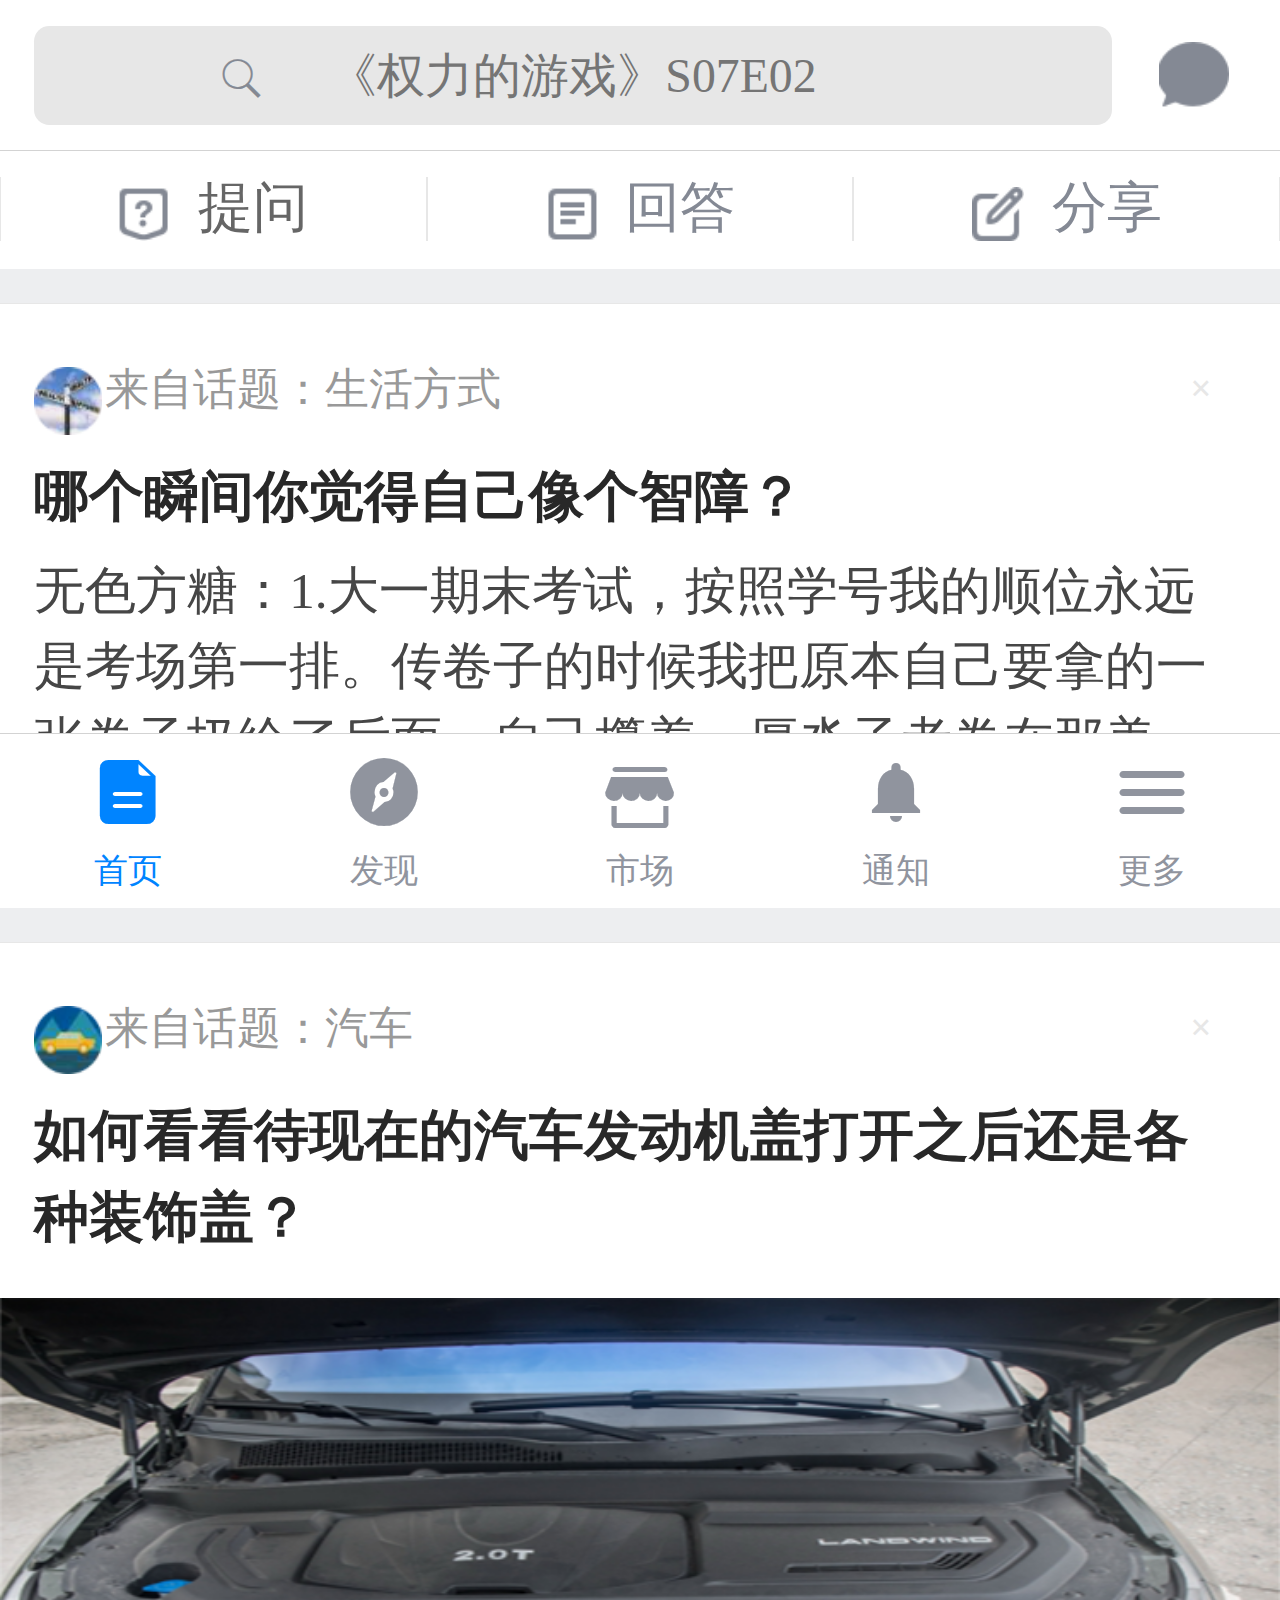
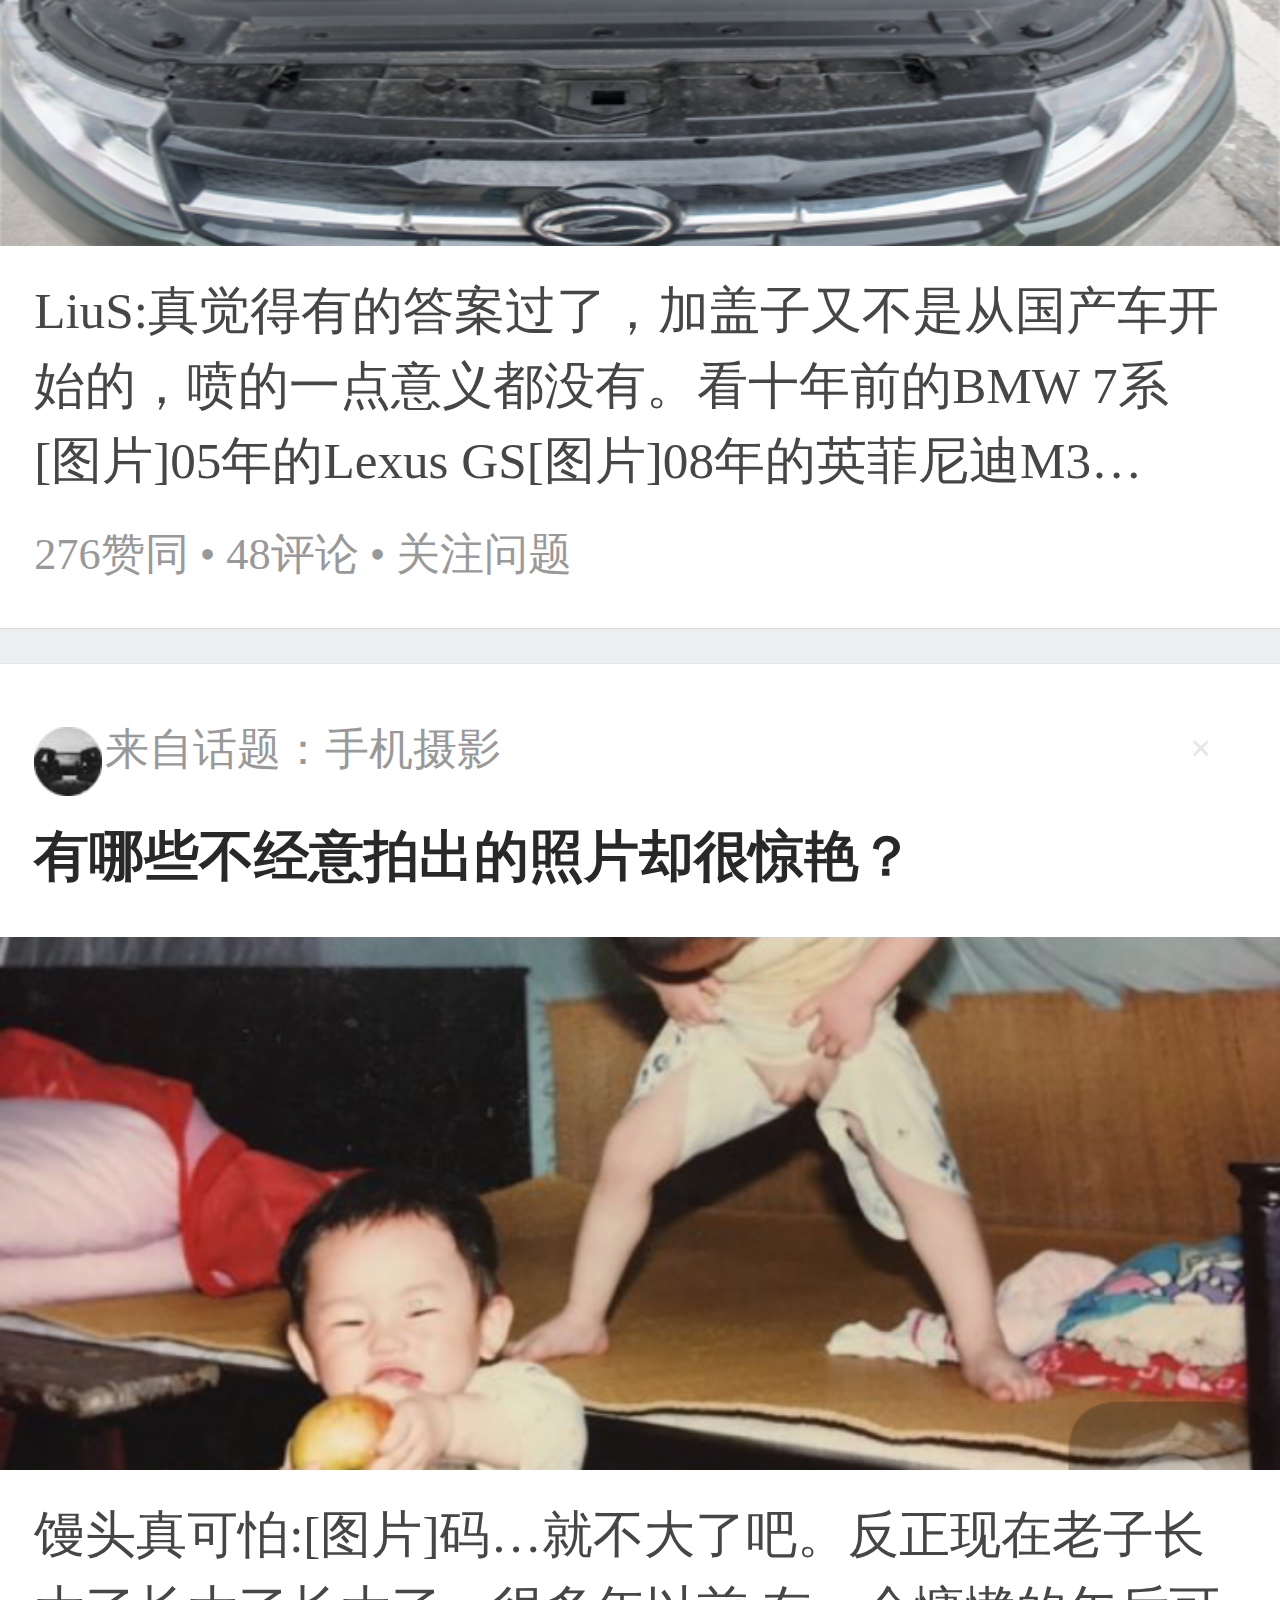
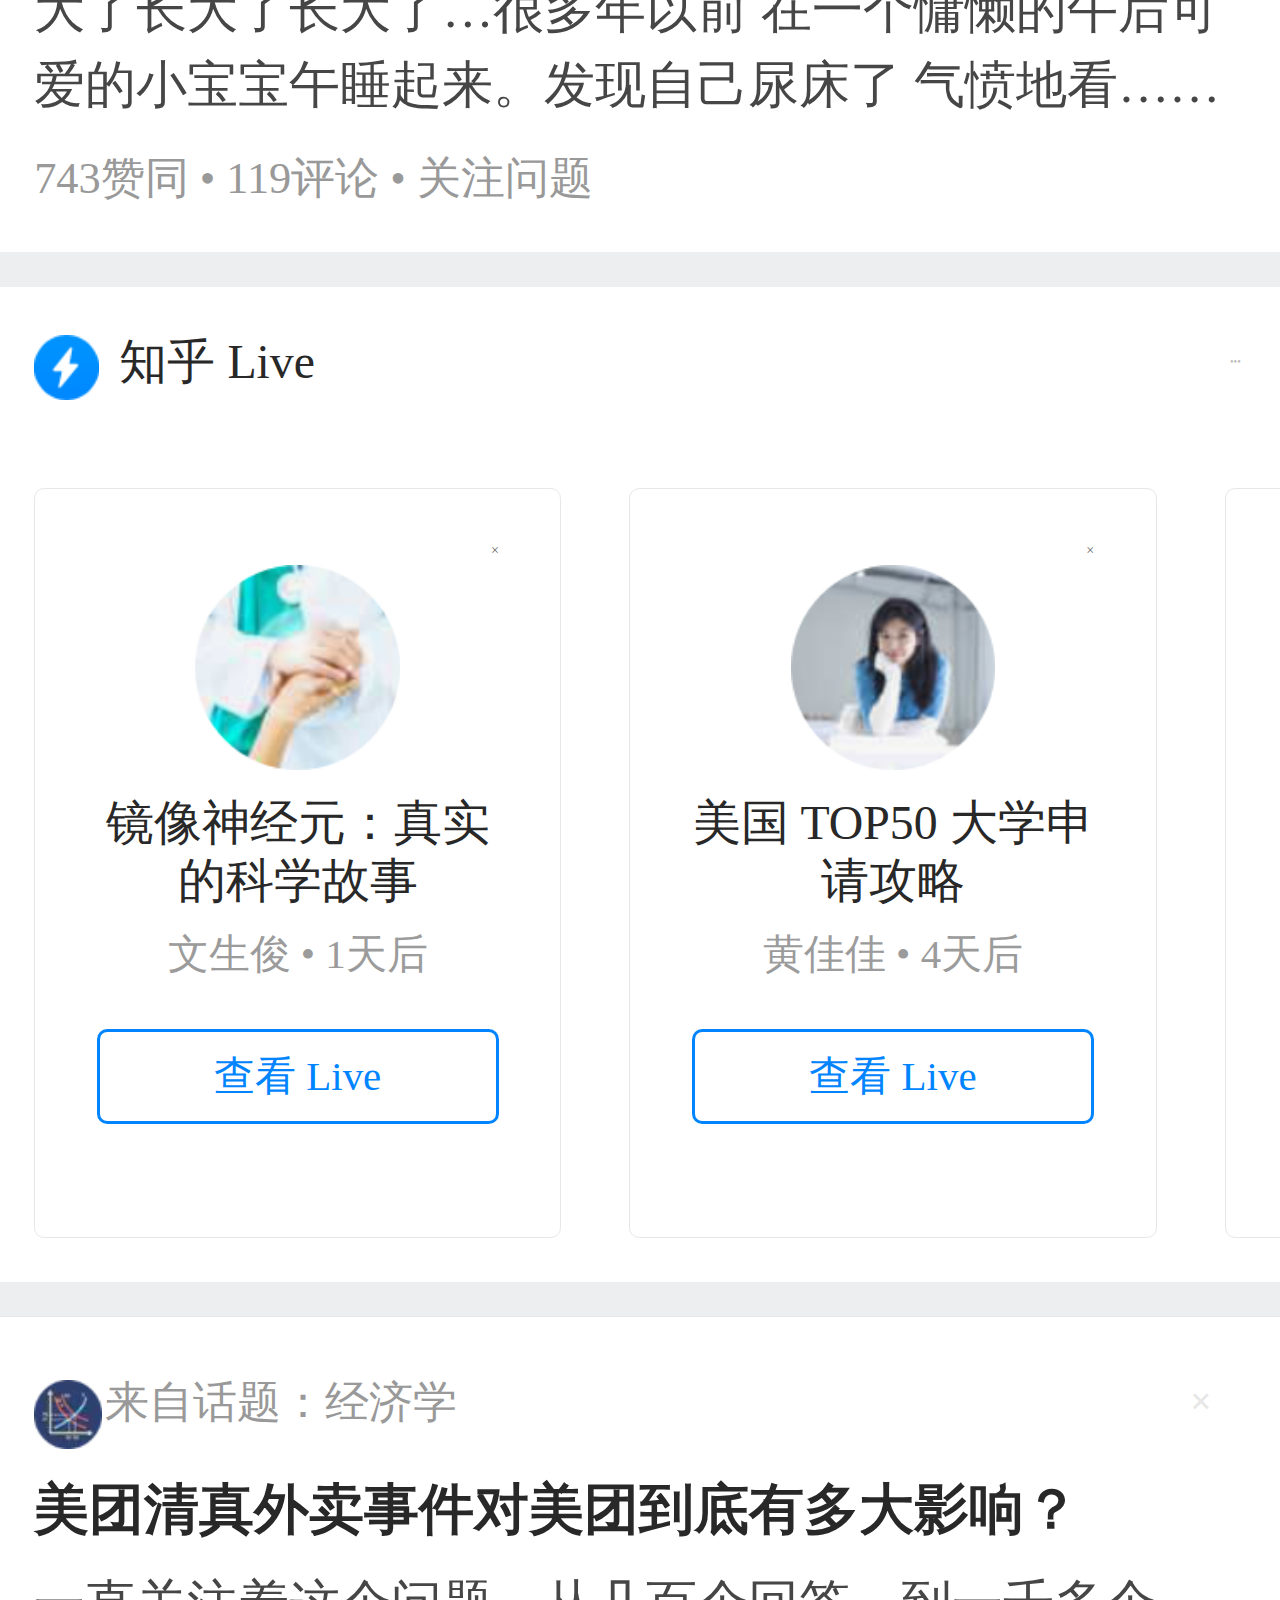
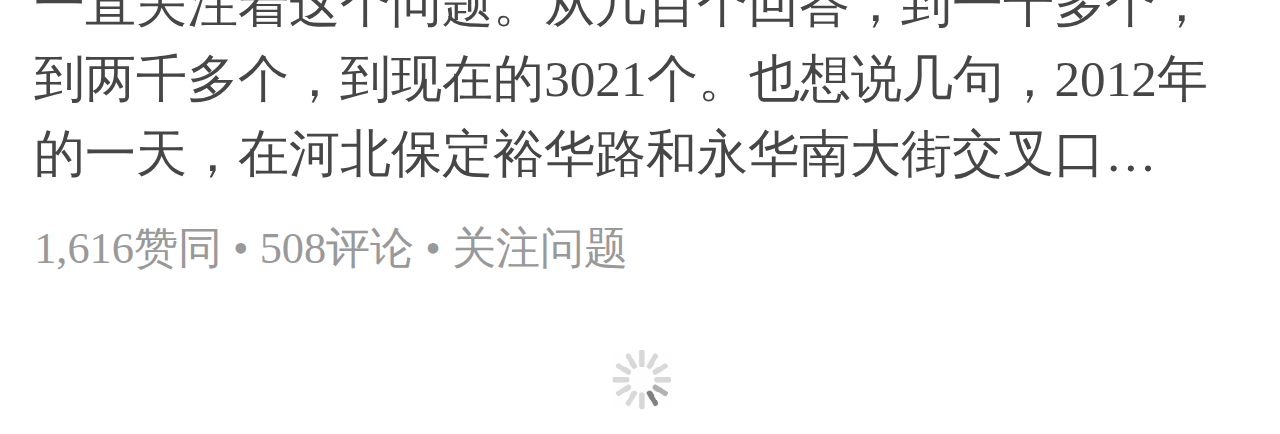
<file: index.html>
<!doctype html>
<html>
<head>
<meta charset="utf-8">
<title>首页</title>
<meta name="viewport" content="width=device-width, user-scalable=no, initial-scale=1.0, maximum-scale=1.0, minimum-scale=1.0">
<link href="css/public.css" rel="stylesheet" type="text/css">
<link href="css/swiper-3.4.2.min.css" rel="stylesheet" type="text/css">
<link href="css/style.css" rel="stylesheet" type="text/css">
</head>
<body>
<header>
    <div id="header_box">
        <i class="iconfont search">&#xe62c;</i>
        <input type="text" placeholder="《权力的游戏》S07E02" />
    </div>
    <i class="iconfont"><a href="html/notify.html"><img src="images/market1.png"/></a></i>
</header>
<ul class="question">
    <li><a href="html/login.html"><img src="images/question1.png"/>提问</a></li>
    <li><img src="images/question2.png"/>回答</li>
    <li><img src="images/question3.png"/>分享</li>
</ul>
<div class="menu">
    <div class="top">
        <div class="top_l">
            <img src="images/topic1.png"/>
            <span>来自话题：生活方式</span>
        </div>
        <div class="close">×</div>
    </div>
    <a href="html/detail.html"><h3>哪个瞬间你觉得自己像个智障？</h3></a>
    <p>无色方糖：1.大一期末考试，按照学号我的顺位永远是考场第一排。传卷子的时候我把原本自己要拿的一张卷子扔给了后面，自己攥着一厚沓子考卷在那美…</p>
    <u>7,162赞同 • 548评论 • 关注问题 </u>
</div>
<div class="menu te">
    <div class="top">
        <div class="top_l">
            <img src="images/topic2.png"/>
            <span>来自话题：汽车</span>
        </div>
        <div class="close">×</div>
    </div>
    <a href="html/detail.html"><h3>如何看看待现在的汽车发动机盖打开之后还是各种装饰盖？</h3></a>
    <img class="content" src="images/topic22.png"/>
    <p>LiuS:真觉得有的答案过了，加盖子又不是从国产车开始的，喷的一点意义都没有。看十年前的BMW 7系[图片]05年的Lexus GS[图片]08年的英菲尼迪M3…</p>
    <u>276赞同 • 48评论 • 关注问题 </u>
</div>
<div class="menu">
    <div class="top">
        <div class="top_l">
            <img src="images/topic3.png"/>
            <span>来自话题：手机摄影</span>
        </div>
        <div class="close">×</div>
    </div>
    <a href="html/detail.html"><h3>有哪些不经意拍出的照片却很惊艳？</h3></a>
    <img class="content" src="images/topic32.png"/>
    <p>馒头真可怕:[图片]码…就不大了吧。反正现在老子长大了长大了长大了…很多年以前 在一个慵懒的午后可爱的小宝宝午睡起来。发现自己尿床了 气愤地看……</p>
    <u>743赞同 • 119评论 • 关注问题 </u>
</div>
<section id="nav">
    <div id="nav_t">
        <div class="nav_t_l">
            <img src="images/market3.png"/><b>知乎 Live</b>
        </div>
        <div class="nav_t_r">•••</div>
    </div>
    <div id="nav_b">
        <div class="swiper-container" id="swiper-container2" style="width:100%;">
            <div class="swiper-wrapper">
                <div class="swiper-slide">
                    <ul class="questions">
                        <li>
                            <div class="close_li">×</div>
                            <img src="images/index1.png"/>
                            <p>镜像神经元：真实的科学故事</p>
                            <u>文生俊 • 1天后</u>
                            <span>查看 Live</span>
                        </li>
                    </ul>
                </div>
                <div class="swiper-slide">
                    <ul class="questions">
                        <li>
                            <div class="close_li">×</div>
                            <img src="images/index2.png"/>
                            <p>美国 TOP50 大学申请攻略</p>
                            <u>黄佳佳 • 4天后</u>
                            <span>查看 Live</span>
                        </li>
                    </ul>
                </div>
                <div class="swiper-slide">
                    <ul class="questions">
                        <li>
                            <div class="close_li">×</div>
                            <img src="images/like1.png"/>
                            <p>什么样的跳槽才真正有价值</p>
                            <u>狐狸先生 • 3天后</u>
							<span>查看 Live</span>
                        </li>
                    </ul>
                </div>
                <div class="swiper-slide">
                    <ul class="questions">
                        <li>
                            <div class="close_li">×</div>
                            <img src="images/index1.png"/>
                            <p>镜像神经元：真实的科学故事</p>
                            <u>文生俊 • 1天后</u>
							<span>查看 Live</span>
                        </li>
                    </ul>
                </div>
                <div class="swiper-slide">
                    <ul class="questions">
                        <li>
                            <div class="close_li">×</div>
                            <img src="images/index2.png"/>
                            <p>美国 TOP50 大学申请攻略</p>
                            <u>黄佳佳 • 4天后</u>
                            <span>查看 Live</span>
                        </li>
                    </ul>
                </div>
                <div class="swiper-slide">
                    <ul class="questions">
                        <li>
                            <div class="close_li">×</div>
                            <img src="images/like1.png"/>
                            <p>什么样的跳槽才真正有价值</p>
                            <u>狐狸先生 • 3天后</u>
                            <span>查看 Live</span>
                        </li>
                    </ul>
                </div>
            </div>
        </div>
    </div>
</section>
<div class="menu">
    <div class="top">
        <div class="top_l">
            <img src="images/topic4.png"/>
            <span>来自话题：经济学</span>
        </div>
        <div class="close">×</div>
    </div>
    <a href="html/detail.html"><h3>美团清真外卖事件对美团到底有多大影响？</h3></a>
    <p>一直关注着这个问题。从几百个回答，到一千多个，到两千多个，到现在的3021个。也想说几句，2012年的一天，在河北保定裕华路和永华南大街交叉口…</p>
    <u>1,616赞同 • 508评论 • 关注问题 </u>
</div>
<div class="load last"><img src="images/loading.gif"/></div>
<div class="hide">
    <div class="menu">
        <div class="top">
            <div class="top_l">
                <img src="images/topic1.png"/>
                <span>来自话题：生活方式</span>
            </div>
            <div class="close">×</div>
        </div>
        <a href="html/detail.html"><h3>哪个瞬间你觉得自己像个智障？</h3></a>
        <p>无色方糖：1.大一期末考试，按照学号我的顺位永远是考场第一排。传卷子的时候我把原本自己要拿的一张卷子扔给了后面，自己攥着一厚沓子考卷在那美…</p>
        <u>7,162赞同 • 548评论 • 关注问题 </u>
    </div>
    <div class="menu te">
        <div class="top">
            <div class="top_l">
                <img src="images/topic2.png"/>
                <span>来自话题：汽车</span>
            </div>
            <div class="close">×</div>
        </div>
        <a href="html/detail.html"><h3>如何看看待现在的汽车发动机盖打开之后还是各种装饰盖？</h3></a>
        <img class="content" src="images/topic22.png"/>
        <p>LiuS:真觉得有的答案过了，加盖子又不是从国产车开始的，喷的一点意义都没有。看十年前的BMW 7系[图片]05年的Lexus GS[图片]08年的英菲尼迪M3…</p>
        <u>276赞同 • 48评论 • 关注问题 </u>
    </div>
    <div class="menu last">
        <div class="top">
            <div class="top_l">
                <img src="images/topic3.png"/>
                <span>来自话题：手机摄影</span>
            </div>
            <div class="close">×</div>
        </div>
        <a href="html/detail.html"><h3>有哪些不经意拍出的照片却很惊艳？</h3></a>
        <img class="content" src="images/topic32.png"/>
        <p>馒头真可怕:[图片]码…就不大了吧。反正现在老子长大了长大了长大了…很多年以前 在一个慵懒的午后可爱的小宝宝午睡起来。发现自己尿床了 气愤地看……</p>
        <u>743赞同 • 119评论 • 关注问题 </u>
    </div>
</div>

<footer>
    <a href="index.html" class="act"><i class="iconfont">&#xe60c;</i><span>首页</span></a>
    <a href="html/discovery.html"><i class="iconfont">&#xe503;</i><span>发现</span></a>
    <a href="html/market.html"><i class="iconfont">&#xe62d;</i><span>市场</span></a>
    <a href="html/notify.html"><i class="iconfont">&#xe6c6;</i><span>通知</span></a>
    <a href="html/more.html"><i class="iconfont">&#xe6e4;</i><span>更多</span></a>
</footer>
</body>
</html>
<script src="js/common.js"></script>
<script src="js/jquery-1.8.3.min.js"></script>
<script src="js/swiper-3.4.2.min.js"></script>
<script>
    //点击×关闭
    $(".close").on("touchstart", function(e) {
        $(this).parent().parent().toggle();
    });
    //点击li的×关闭
    $(".close_li").on("touchstart", function(e) {
        $(this).parent().parent().parent().toggle();
    });
    $(window).scroll(function(){
        var scrollTop = $(this).scrollTop();
        var scrollHeight = $(document).height();
        var windowHeight = $(this).height();
        if(scrollTop + windowHeight >= scrollHeight){
            var t=setTimeout('$(".hide").css({"display":"block"});$(".load").css({"display":"none"});',3000)
        }
    });
    var mySwiper2 = new Swiper('#swiper-container2',{
        watchSlidesProgress : true,
        watchSlidesVisibility : true,
        slidesPerView : 2.15,
    })
</script>
</file>
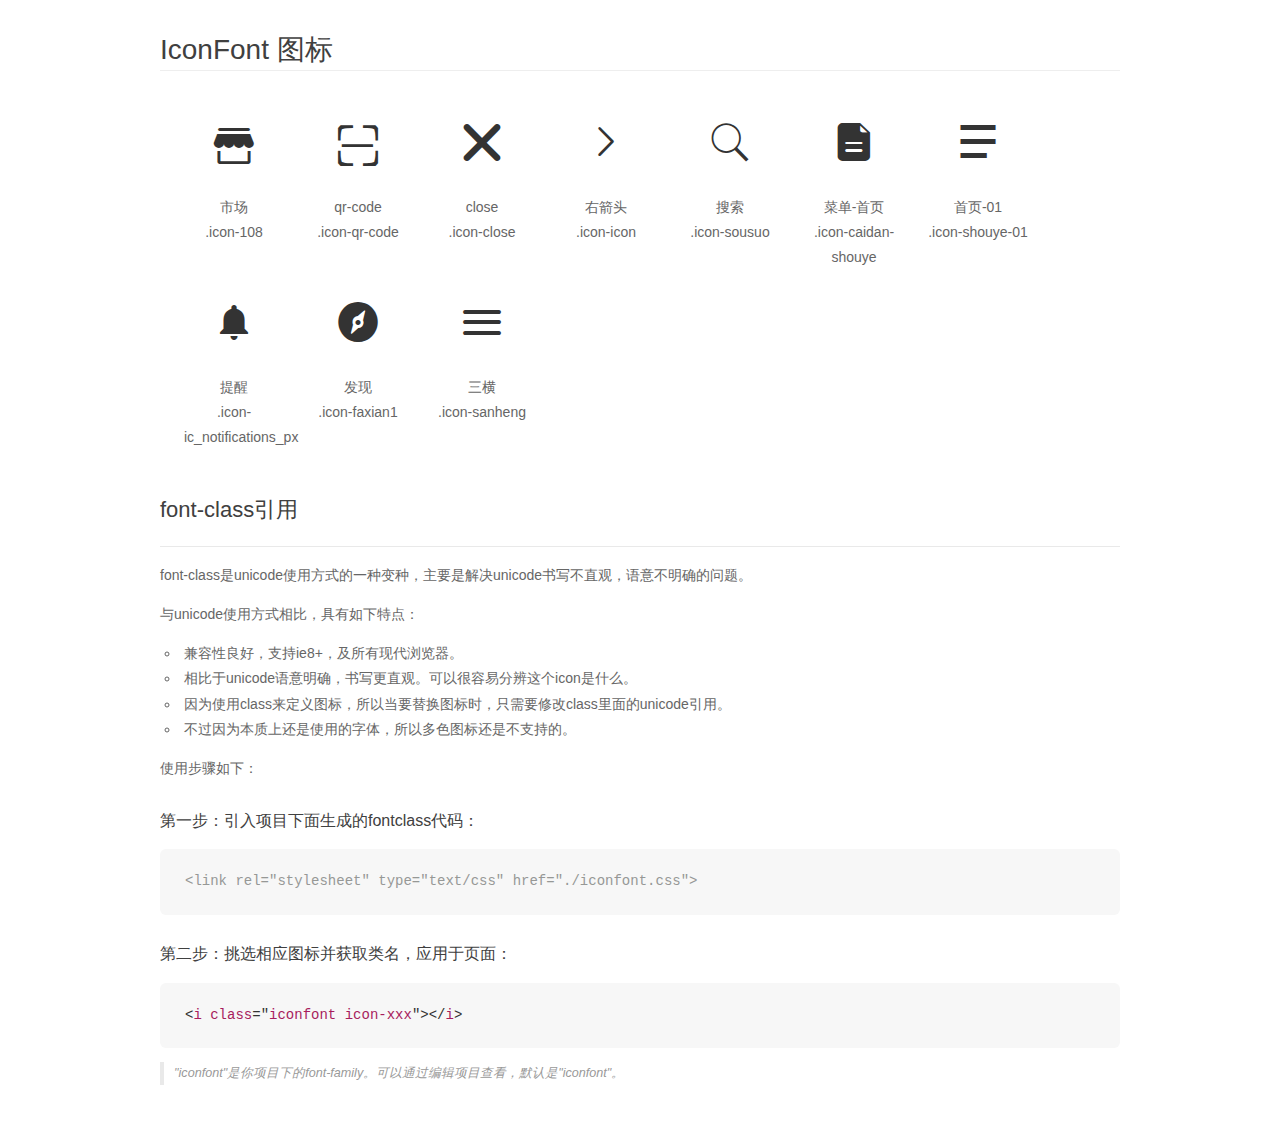
<file: font/demo_fontclass.html>
<!DOCTYPE html>
<html>
<head>
    <meta charset="utf-8"/>
    <title>IconFont</title>
    <link rel="stylesheet" href="demo.css">
    <link rel="stylesheet" href="iconfont.css">
</head>
<body>
    <div class="main markdown">
        <h1>IconFont 图标</h1>
        <ul class="icon_lists clear">
            
                <li>
                <i class="icon iconfont icon-108"></i>
                    <div class="name">市场</div>
                    <div class="fontclass">.icon-108</div>
                </li>
            
                <li>
                <i class="icon iconfont icon-qr-code"></i>
                    <div class="name">qr-code</div>
                    <div class="fontclass">.icon-qr-code</div>
                </li>
            
                <li>
                <i class="icon iconfont icon-close"></i>
                    <div class="name">close</div>
                    <div class="fontclass">.icon-close</div>
                </li>
            
                <li>
                <i class="icon iconfont icon-icon"></i>
                    <div class="name">右箭头</div>
                    <div class="fontclass">.icon-icon</div>
                </li>
            
                <li>
                <i class="icon iconfont icon-sousuo"></i>
                    <div class="name">搜索</div>
                    <div class="fontclass">.icon-sousuo</div>
                </li>
            
                <li>
                <i class="icon iconfont icon-caidan-shouye"></i>
                    <div class="name">菜单-首页</div>
                    <div class="fontclass">.icon-caidan-shouye</div>
                </li>
            
                <li>
                <i class="icon iconfont icon-shouye-01"></i>
                    <div class="name">首页-01</div>
                    <div class="fontclass">.icon-shouye-01</div>
                </li>
            
                <li>
                <i class="icon iconfont icon-ic_notifications_px"></i>
                    <div class="name">提醒</div>
                    <div class="fontclass">.icon-ic_notifications_px</div>
                </li>
            
                <li>
                <i class="icon iconfont icon-faxian1"></i>
                    <div class="name">发现</div>
                    <div class="fontclass">.icon-faxian1</div>
                </li>
            
                <li>
                <i class="icon iconfont icon-sanheng"></i>
                    <div class="name">三横</div>
                    <div class="fontclass">.icon-sanheng</div>
                </li>
            
        </ul>

        <h2 id="font-class-">font-class引用</h2>
        <hr>

        <p>font-class是unicode使用方式的一种变种，主要是解决unicode书写不直观，语意不明确的问题。</p>
        <p>与unicode使用方式相比，具有如下特点：</p>
        <ul>
        <li>兼容性良好，支持ie8+，及所有现代浏览器。</li>
        <li>相比于unicode语意明确，书写更直观。可以很容易分辨这个icon是什么。</li>
        <li>因为使用class来定义图标，所以当要替换图标时，只需要修改class里面的unicode引用。</li>
        <li>不过因为本质上还是使用的字体，所以多色图标还是不支持的。</li>
        </ul>
        <p>使用步骤如下：</p>
        <h3 id="-fontclass-">第一步：引入项目下面生成的fontclass代码：</h3>


        <pre><code class="lang-js hljs javascript"><span class="hljs-comment">&lt;link rel="stylesheet" type="text/css" href="./iconfont.css"&gt;</span></code></pre>
        <h3 id="-">第二步：挑选相应图标并获取类名，应用于页面：</h3>
        <pre><code class="lang-css hljs">&lt;<span class="hljs-selector-tag">i</span> <span class="hljs-selector-tag">class</span>="<span class="hljs-selector-tag">iconfont</span> <span class="hljs-selector-tag">icon-xxx</span>"&gt;&lt;/<span class="hljs-selector-tag">i</span>&gt;</code></pre>
        <blockquote>
        <p>"iconfont"是你项目下的font-family。可以通过编辑项目查看，默认是"iconfont"。</p>
        </blockquote>
    </div>
</body>
</html>
</file>
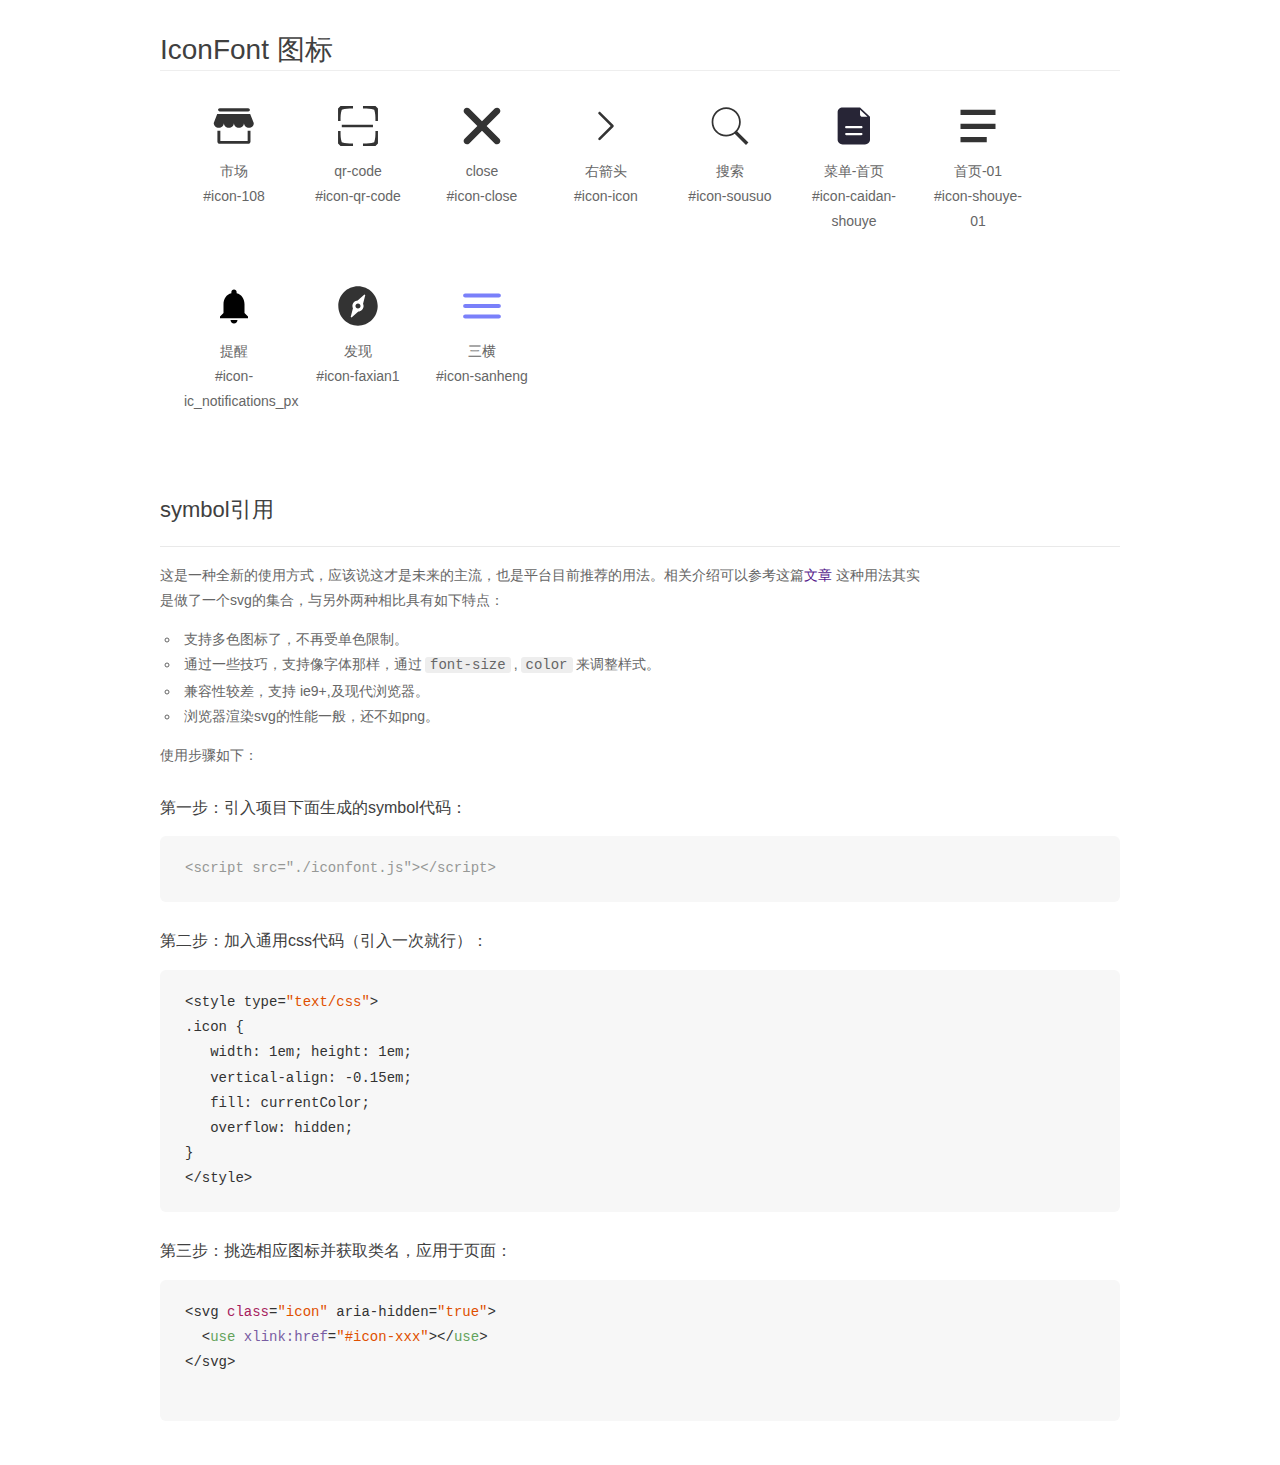
<file: font/demo_symbol.html>
<!DOCTYPE html>
<html>
<head>
    <meta charset="utf-8"/>
    <title>IconFont</title>
    <link rel="stylesheet" href="demo.css">
    <script src="iconfont.js"></script>

    <style type="text/css">
        .icon {
          /* 通过设置 font-size 来改变图标大小 */
          width: 1em; height: 1em;
          /* 图标和文字相邻时，垂直对齐 */
          vertical-align: -0.15em;
          /* 通过设置 color 来改变 SVG 的颜色/fill */
          fill: currentColor;
          /* path 和 stroke 溢出 viewBox 部分在 IE 下会显示
             normalize.css 中也包含这行 */
          overflow: hidden;
        }

    </style>
</head>
<body>
    <div class="main markdown">
        <h1>IconFont 图标</h1>
        <ul class="icon_lists clear">
            
                <li>
                    <svg class="icon" aria-hidden="true">
                        <use xlink:href="#icon-108"></use>
                    </svg>
                    <div class="name">市场</div>
                    <div class="fontclass">#icon-108</div>
                </li>
            
                <li>
                    <svg class="icon" aria-hidden="true">
                        <use xlink:href="#icon-qr-code"></use>
                    </svg>
                    <div class="name">qr-code</div>
                    <div class="fontclass">#icon-qr-code</div>
                </li>
            
                <li>
                    <svg class="icon" aria-hidden="true">
                        <use xlink:href="#icon-close"></use>
                    </svg>
                    <div class="name">close</div>
                    <div class="fontclass">#icon-close</div>
                </li>
            
                <li>
                    <svg class="icon" aria-hidden="true">
                        <use xlink:href="#icon-icon"></use>
                    </svg>
                    <div class="name">右箭头</div>
                    <div class="fontclass">#icon-icon</div>
                </li>
            
                <li>
                    <svg class="icon" aria-hidden="true">
                        <use xlink:href="#icon-sousuo"></use>
                    </svg>
                    <div class="name">搜索</div>
                    <div class="fontclass">#icon-sousuo</div>
                </li>
            
                <li>
                    <svg class="icon" aria-hidden="true">
                        <use xlink:href="#icon-caidan-shouye"></use>
                    </svg>
                    <div class="name">菜单-首页</div>
                    <div class="fontclass">#icon-caidan-shouye</div>
                </li>
            
                <li>
                    <svg class="icon" aria-hidden="true">
                        <use xlink:href="#icon-shouye-01"></use>
                    </svg>
                    <div class="name">首页-01</div>
                    <div class="fontclass">#icon-shouye-01</div>
                </li>
            
                <li>
                    <svg class="icon" aria-hidden="true">
                        <use xlink:href="#icon-ic_notifications_px"></use>
                    </svg>
                    <div class="name">提醒</div>
                    <div class="fontclass">#icon-ic_notifications_px</div>
                </li>
            
                <li>
                    <svg class="icon" aria-hidden="true">
                        <use xlink:href="#icon-faxian1"></use>
                    </svg>
                    <div class="name">发现</div>
                    <div class="fontclass">#icon-faxian1</div>
                </li>
            
                <li>
                    <svg class="icon" aria-hidden="true">
                        <use xlink:href="#icon-sanheng"></use>
                    </svg>
                    <div class="name">三横</div>
                    <div class="fontclass">#icon-sanheng</div>
                </li>
            
        </ul>


        <h2 id="symbol-">symbol引用</h2>
        <hr>

        <p>这是一种全新的使用方式，应该说这才是未来的主流，也是平台目前推荐的用法。相关介绍可以参考这篇<a href="">文章</a>
        这种用法其实是做了一个svg的集合，与另外两种相比具有如下特点：</p>
        <ul>
          <li>支持多色图标了，不再受单色限制。</li>
          <li>通过一些技巧，支持像字体那样，通过<code>font-size</code>,<code>color</code>来调整样式。</li>
          <li>兼容性较差，支持 ie9+,及现代浏览器。</li>
          <li>浏览器渲染svg的性能一般，还不如png。</li>
        </ul>
        <p>使用步骤如下：</p>
        <h3 id="-symbol-">第一步：引入项目下面生成的symbol代码：</h3>
        <pre><code class="lang-js hljs javascript"><span class="hljs-comment">&lt;script src="./iconfont.js"&gt;&lt;/script&gt;</span></code></pre>
        <h3 id="-css-">第二步：加入通用css代码（引入一次就行）：</h3>
        <pre><code class="lang-js hljs javascript">&lt;style type=<span class="hljs-string">"text/css"</span>&gt;
.icon {
   width: <span class="hljs-number">1</span>em; height: <span class="hljs-number">1</span>em;
   vertical-align: <span class="hljs-number">-0.15</span>em;
   fill: currentColor;
   overflow: hidden;
}
&lt;<span class="hljs-regexp">/style&gt;</span></code></pre>
        <h3 id="-">第三步：挑选相应图标并获取类名，应用于页面：</h3>
        <pre><code class="lang-js hljs javascript">&lt;svg <span class="hljs-class"><span class="hljs-keyword">class</span></span>=<span class="hljs-string">"icon"</span> aria-hidden=<span class="hljs-string">"true"</span>&gt;<span class="xml"><span class="hljs-tag">
  &lt;<span class="hljs-name">use</span> <span class="hljs-attr">xlink:href</span>=<span class="hljs-string">"#icon-xxx"</span>&gt;</span><span class="hljs-tag">&lt;/<span class="hljs-name">use</span>&gt;</span>
</span>&lt;<span class="hljs-regexp">/svg&gt;
        </span></code></pre>
    </div>
</body>
</html>
</file>
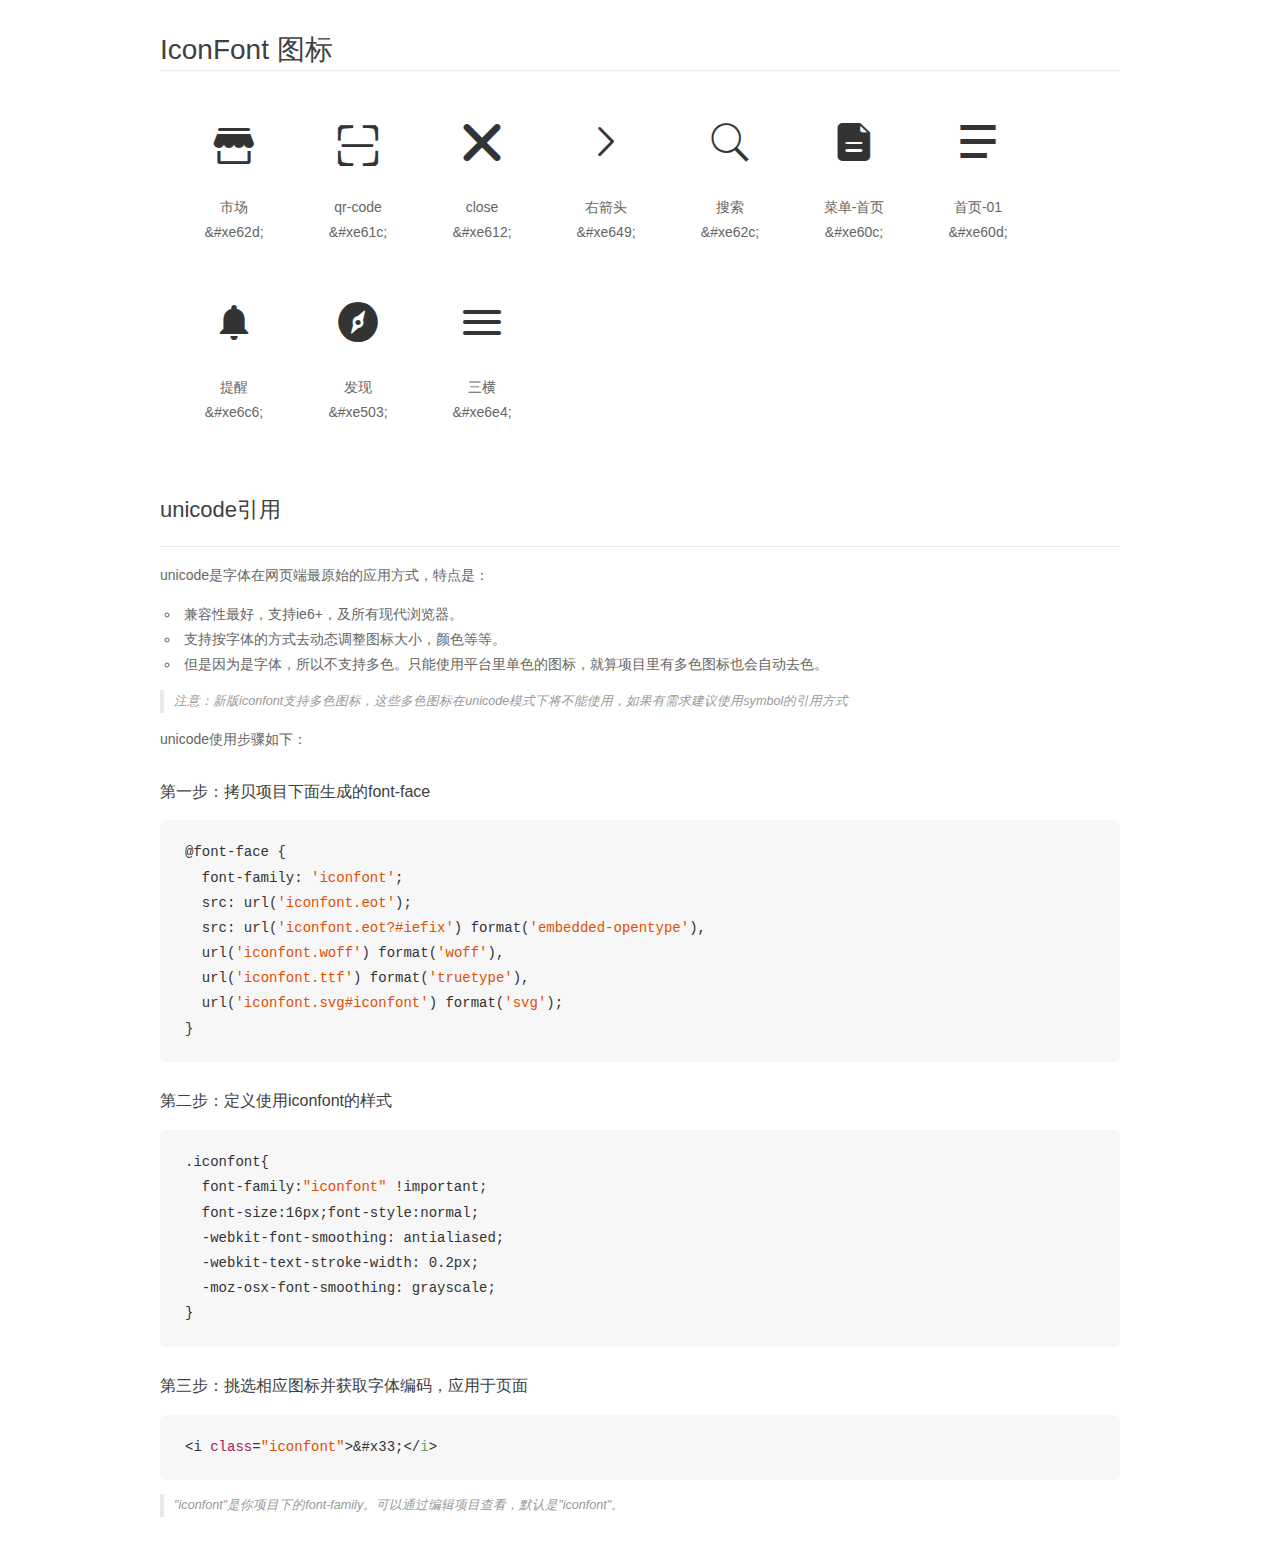
<file: font/demo_unicode.html>
<!DOCTYPE html>
<html>
<head>
    <meta charset="utf-8"/>
    <title>IconFont</title>
    <link rel="stylesheet" href="demo.css">

    <style type="text/css">

        @font-face {font-family: "iconfont";
          src: url('iconfont.eot'); /* IE9*/
          src: url('iconfont.eot#iefix') format('embedded-opentype'), /* IE6-IE8 */
          url('iconfont.woff') format('woff'), /* chrome, firefox */
          url('iconfont.ttf') format('truetype'), /* chrome, firefox, opera, Safari, Android, iOS 4.2+*/
          url('iconfont.svg#iconfont') format('svg'); /* iOS 4.1- */
        }

        .iconfont {
          font-family:"iconfont" !important;
          font-size:16px;
          font-style:normal;
          -webkit-font-smoothing: antialiased;
          -webkit-text-stroke-width: 0.2px;
          -moz-osx-font-smoothing: grayscale;
        }

    </style>
</head>
<body>
    <div class="main markdown">
        <h1>IconFont 图标</h1>
        <ul class="icon_lists clear">
            
                <li>
                <i class="icon iconfont">&#xe62d;</i>
                    <div class="name">市场</div>
                    <div class="code">&amp;#xe62d;</div>
                </li>
            
                <li>
                <i class="icon iconfont">&#xe61c;</i>
                    <div class="name">qr-code</div>
                    <div class="code">&amp;#xe61c;</div>
                </li>
            
                <li>
                <i class="icon iconfont">&#xe612;</i>
                    <div class="name">close</div>
                    <div class="code">&amp;#xe612;</div>
                </li>
            
                <li>
                <i class="icon iconfont">&#xe649;</i>
                    <div class="name">右箭头</div>
                    <div class="code">&amp;#xe649;</div>
                </li>
            
                <li>
                <i class="icon iconfont">&#xe62c;</i>
                    <div class="name">搜索</div>
                    <div class="code">&amp;#xe62c;</div>
                </li>
            
                <li>
                <i class="icon iconfont">&#xe60c;</i>
                    <div class="name">菜单-首页</div>
                    <div class="code">&amp;#xe60c;</div>
                </li>
            
                <li>
                <i class="icon iconfont">&#xe60d;</i>
                    <div class="name">首页-01</div>
                    <div class="code">&amp;#xe60d;</div>
                </li>
            
                <li>
                <i class="icon iconfont">&#xe6c6;</i>
                    <div class="name">提醒</div>
                    <div class="code">&amp;#xe6c6;</div>
                </li>
            
                <li>
                <i class="icon iconfont">&#xe503;</i>
                    <div class="name">发现</div>
                    <div class="code">&amp;#xe503;</div>
                </li>
            
                <li>
                <i class="icon iconfont">&#xe6e4;</i>
                    <div class="name">三横</div>
                    <div class="code">&amp;#xe6e4;</div>
                </li>
            
        </ul>
        <h2 id="unicode-">unicode引用</h2>
        <hr>

        <p>unicode是字体在网页端最原始的应用方式，特点是：</p>
        <ul>
        <li>兼容性最好，支持ie6+，及所有现代浏览器。</li>
        <li>支持按字体的方式去动态调整图标大小，颜色等等。</li>
        <li>但是因为是字体，所以不支持多色。只能使用平台里单色的图标，就算项目里有多色图标也会自动去色。</li>
        </ul>
        <blockquote>
        <p>注意：新版iconfont支持多色图标，这些多色图标在unicode模式下将不能使用，如果有需求建议使用symbol的引用方式</p>
        </blockquote>
        <p>unicode使用步骤如下：</p>
        <h3 id="-font-face">第一步：拷贝项目下面生成的font-face</h3>
        <pre><code class="lang-js hljs javascript">@font-face {
  font-family: <span class="hljs-string">'iconfont'</span>;
  src: url(<span class="hljs-string">'iconfont.eot'</span>);
  src: url(<span class="hljs-string">'iconfont.eot?#iefix'</span>) format(<span class="hljs-string">'embedded-opentype'</span>),
  url(<span class="hljs-string">'iconfont.woff'</span>) format(<span class="hljs-string">'woff'</span>),
  url(<span class="hljs-string">'iconfont.ttf'</span>) format(<span class="hljs-string">'truetype'</span>),
  url(<span class="hljs-string">'iconfont.svg#iconfont'</span>) format(<span class="hljs-string">'svg'</span>);
}
</code></pre>
        <h3 id="-iconfont-">第二步：定义使用iconfont的样式</h3>
        <pre><code class="lang-js hljs javascript">.iconfont{
  font-family:<span class="hljs-string">"iconfont"</span> !important;
  font-size:<span class="hljs-number">16</span>px;font-style:normal;
  -webkit-font-smoothing: antialiased;
  -webkit-text-stroke-width: <span class="hljs-number">0.2</span>px;
  -moz-osx-font-smoothing: grayscale;
}
</code></pre>
        <h3 id="-">第三步：挑选相应图标并获取字体编码，应用于页面</h3>
        <pre><code class="lang-js hljs javascript">&lt;i <span class="hljs-class"><span class="hljs-keyword">class</span></span>=<span class="hljs-string">"iconfont"</span>&gt;&amp;#x33;<span class="xml"><span class="hljs-tag">&lt;/<span class="hljs-name">i</span>&gt;</span></span></code></pre>

        <blockquote>
        <p>"iconfont"是你项目下的font-family。可以通过编辑项目查看，默认是"iconfont"。</p>
        </blockquote>
    </div>


</body>
</html>
</file>
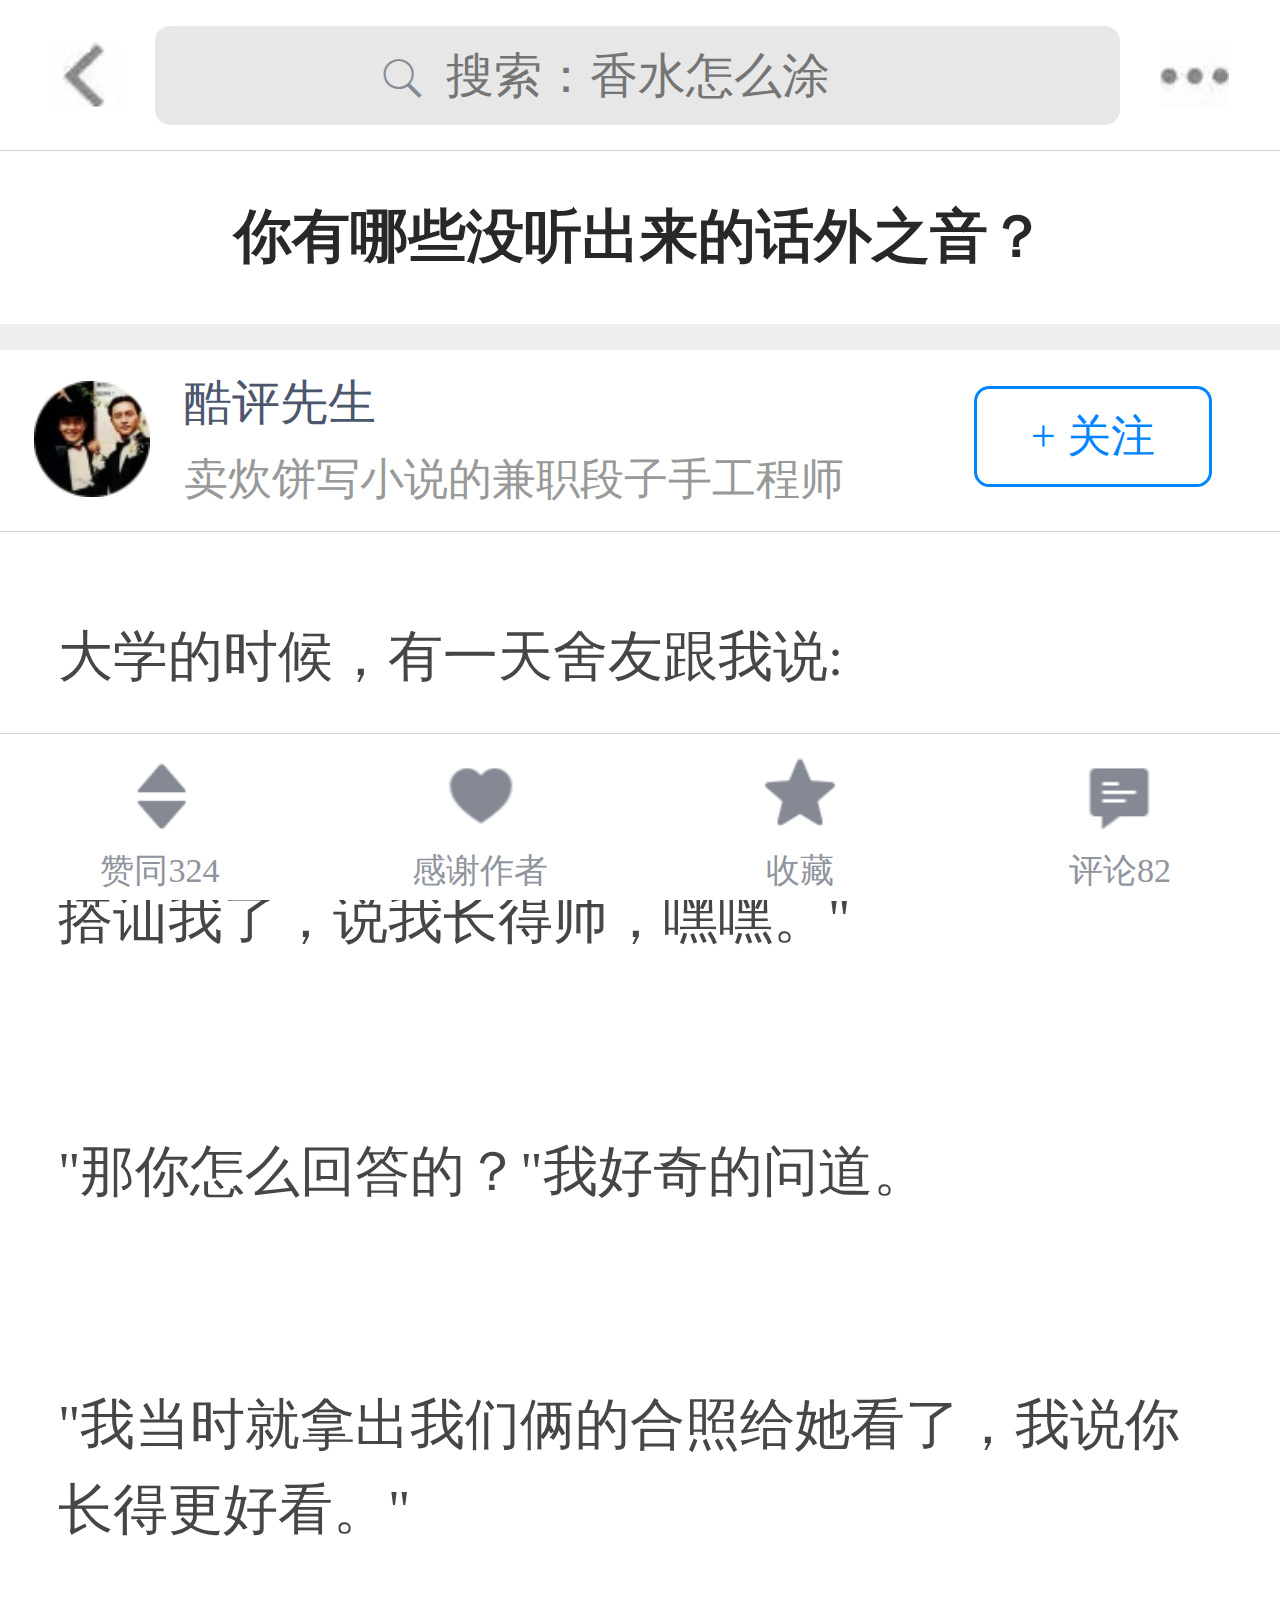
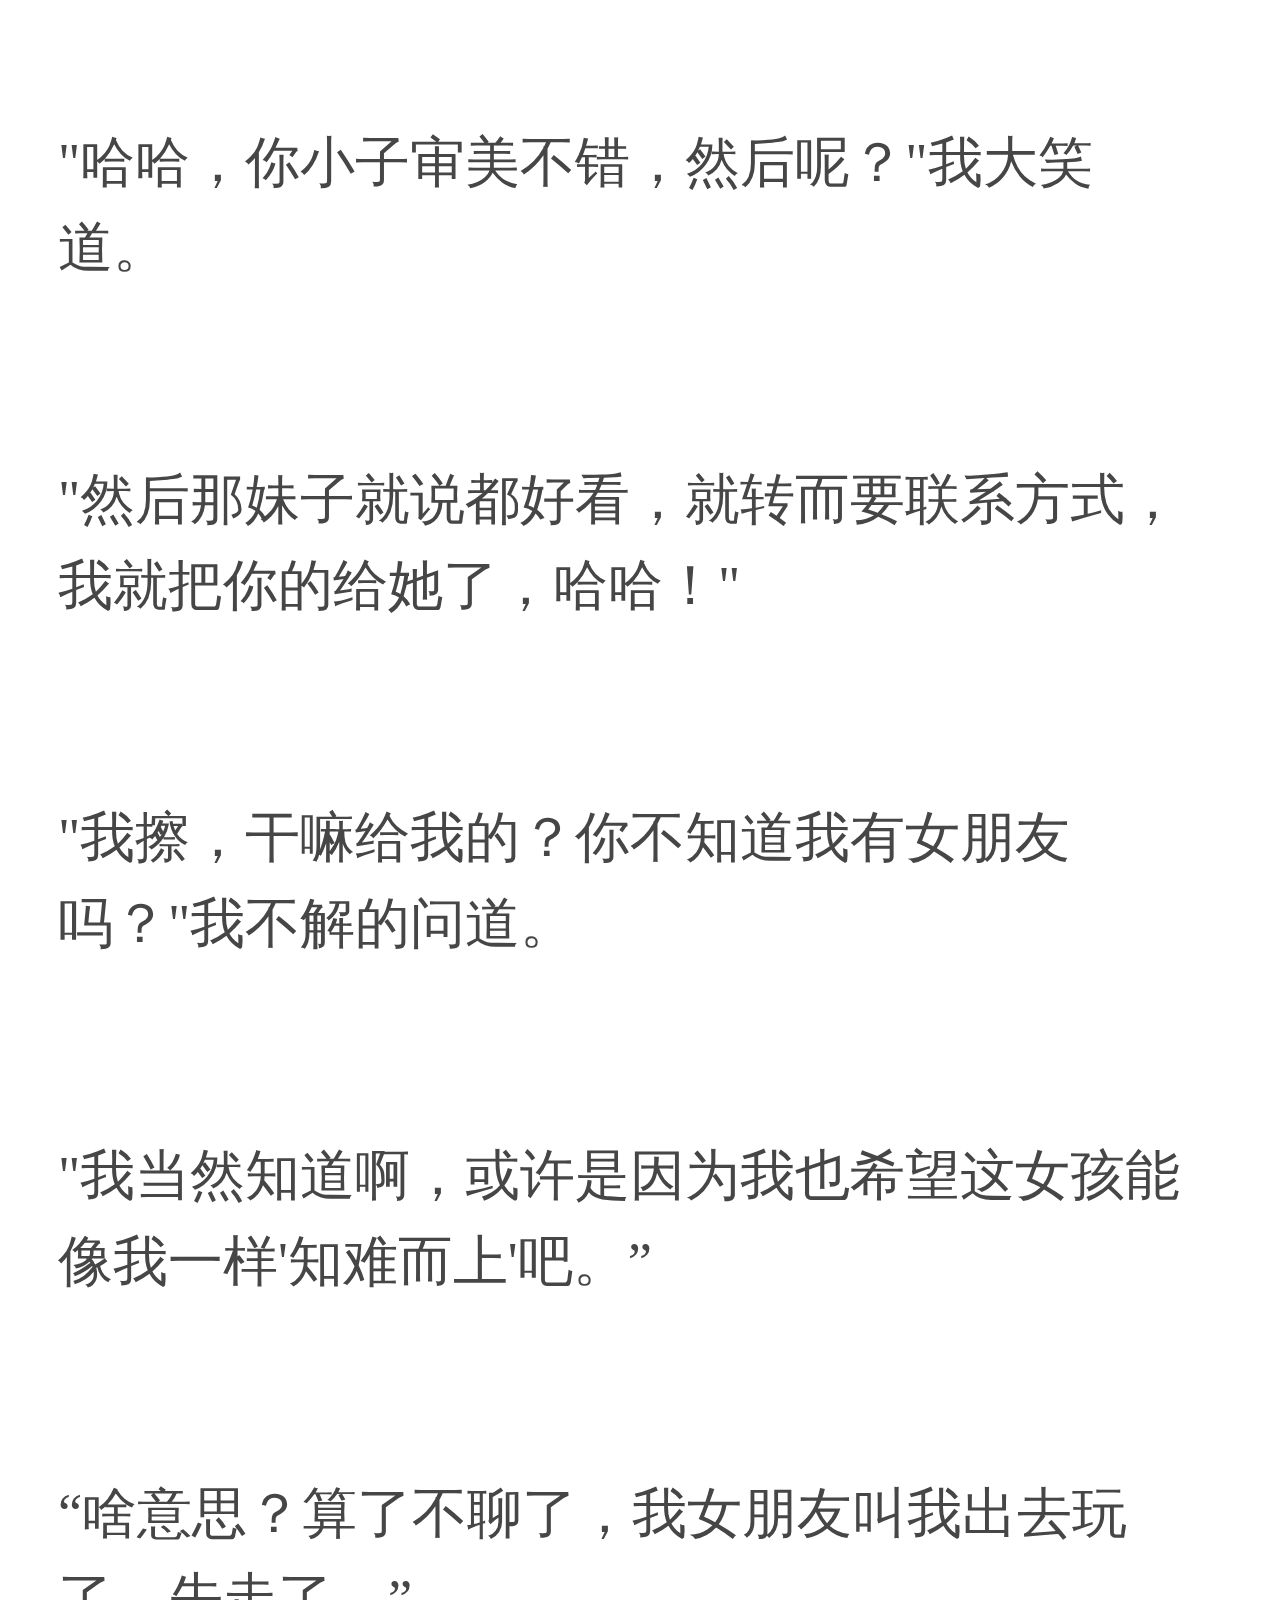
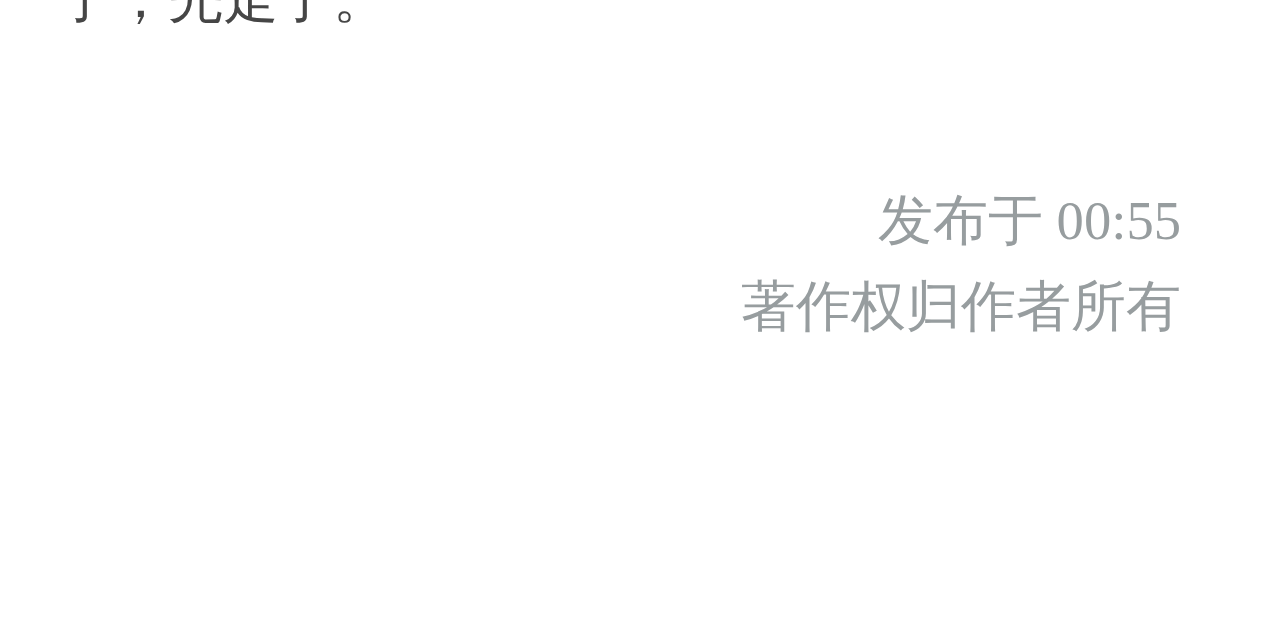
<file: html/detail.html>
<!doctype html>
<html>
<head>
    <meta charset="utf-8">
    <meta name="viewport" content="width=device-width, user-scalable=no, initial-scale=1.0, maximum-scale=1.0, minimum-scale=1.0">

    <title>市场</title>
    <link href="../css/public.css" rel="stylesheet" type="text/css">
    <link href="../css/detail.css" rel="stylesheet" type="text/css">
    <link href="../css/swiper-3.4.2.min.css" rel="stylesheet" type="text/css" />
</head>
<body>
<header>
    <i class="iconfont back"><a href="../index.html"><img src="../images/dayu.png"/></a></i>
    <div id="header_box">
        <i class="iconfont search">&#xe62c;</i>
        <input type="text" placeholder="搜索：香水怎么涂" />
    </div>
    <i class="iconfont"><a href="notify.html"><img src="../images/elipi.png"/></a></i>
</header>
<section id="topic">你有哪些没听出来的话外之音？</section>
<div class="top">
    <div class="top_l">
        <img src="../images/kp.png"/>
        <h3>酷评先生<br/><span>卖炊饼写小说的兼职段子手工程师</span></h3>
    </div>
    <a href="login.html"><div class="top_r">+ 关注</div></a>
</div>
<div class="content">
    <p class="first">大学的时候，有一天舍友跟我说:</p>
    <p>"你知道吗？今天中午吃饭的时候有一个女孩儿搭讪我了，说我长得帅，嘿嘿。"</p>
    <p>"那你怎么回答的？"我好奇的问道。</p>
    <p>"我当时就拿出我们俩的合照给她看了，我说你长得更好看。"</p>
    <p>"哈哈，你小子审美不错，然后呢？"我大笑道。</p>
    <p>"然后那妹子就说都好看，就转而要联系方式，我就把你的给她了，哈哈！"</p>
    <p>"我擦，干嘛给我的？你不知道我有女朋友吗？"我不解的问道。</p>
    <p>"我当然知道啊，或许是因为我也希望这女孩能像我一样'知难而上'吧。”</p>
    <p class="p_last">“啥意思？算了不聊了，我女朋友叫我出去玩了，先走了。”</p>
    <span>发布于 00:55</span>
    <span class="second">著作权归作者所有</span>
</div>
<footer>
    <a href="#"><i class="iconfont"><img src="../images/f1.png"/></i><span>赞同324</span></a>
    <a href="#"><i class="iconfont"><img src="../images/f2.png"/></i><span>感谢作者</span></a>
    <a href="#"><i class="iconfont"><img src="../images/f3.png"/></i><span>收藏</span></a>
    <a href="#"><i class="iconfont"><img src="../images/f4.png"/></i><span>评论82</span></a>
</footer>
</body>
</html>
<script src="../js/common.js"></script>
<script src="../js/jquery-1.8.3.min.js"></script>
<script>

</script>
</file>
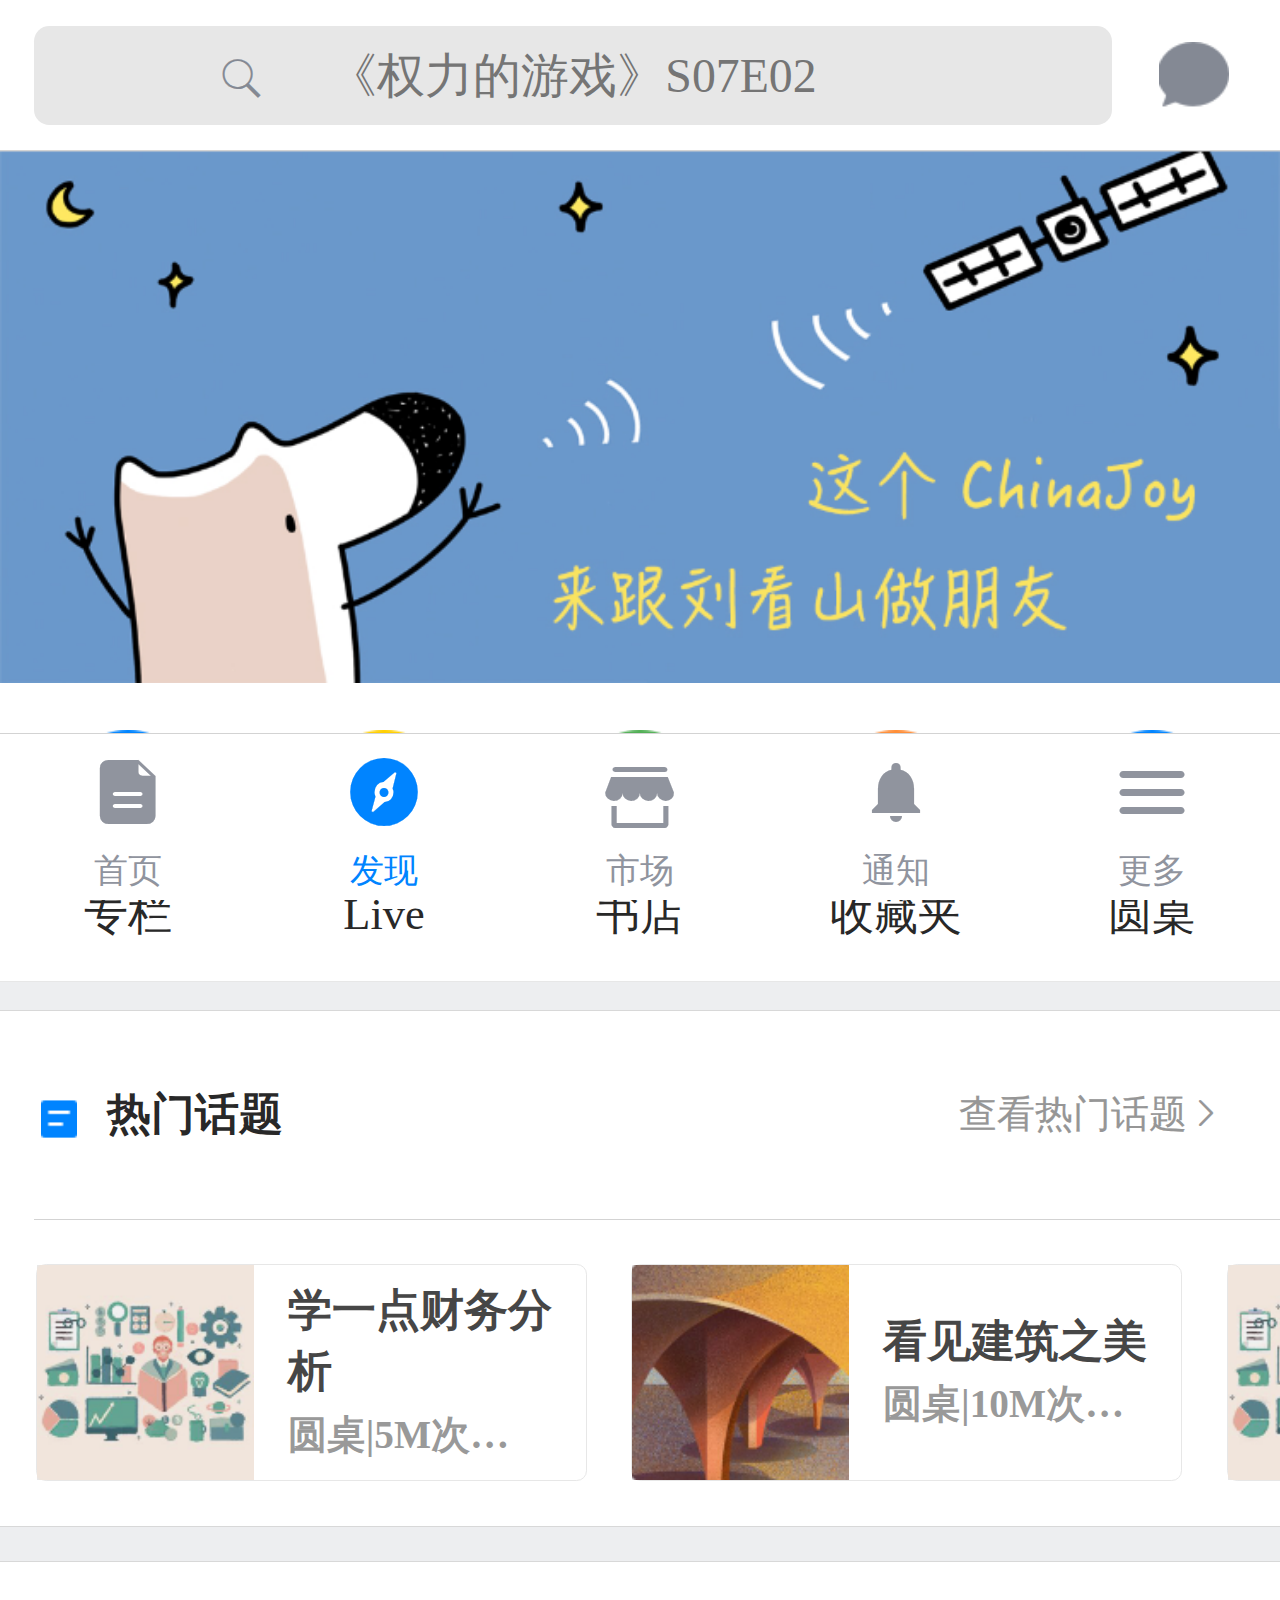
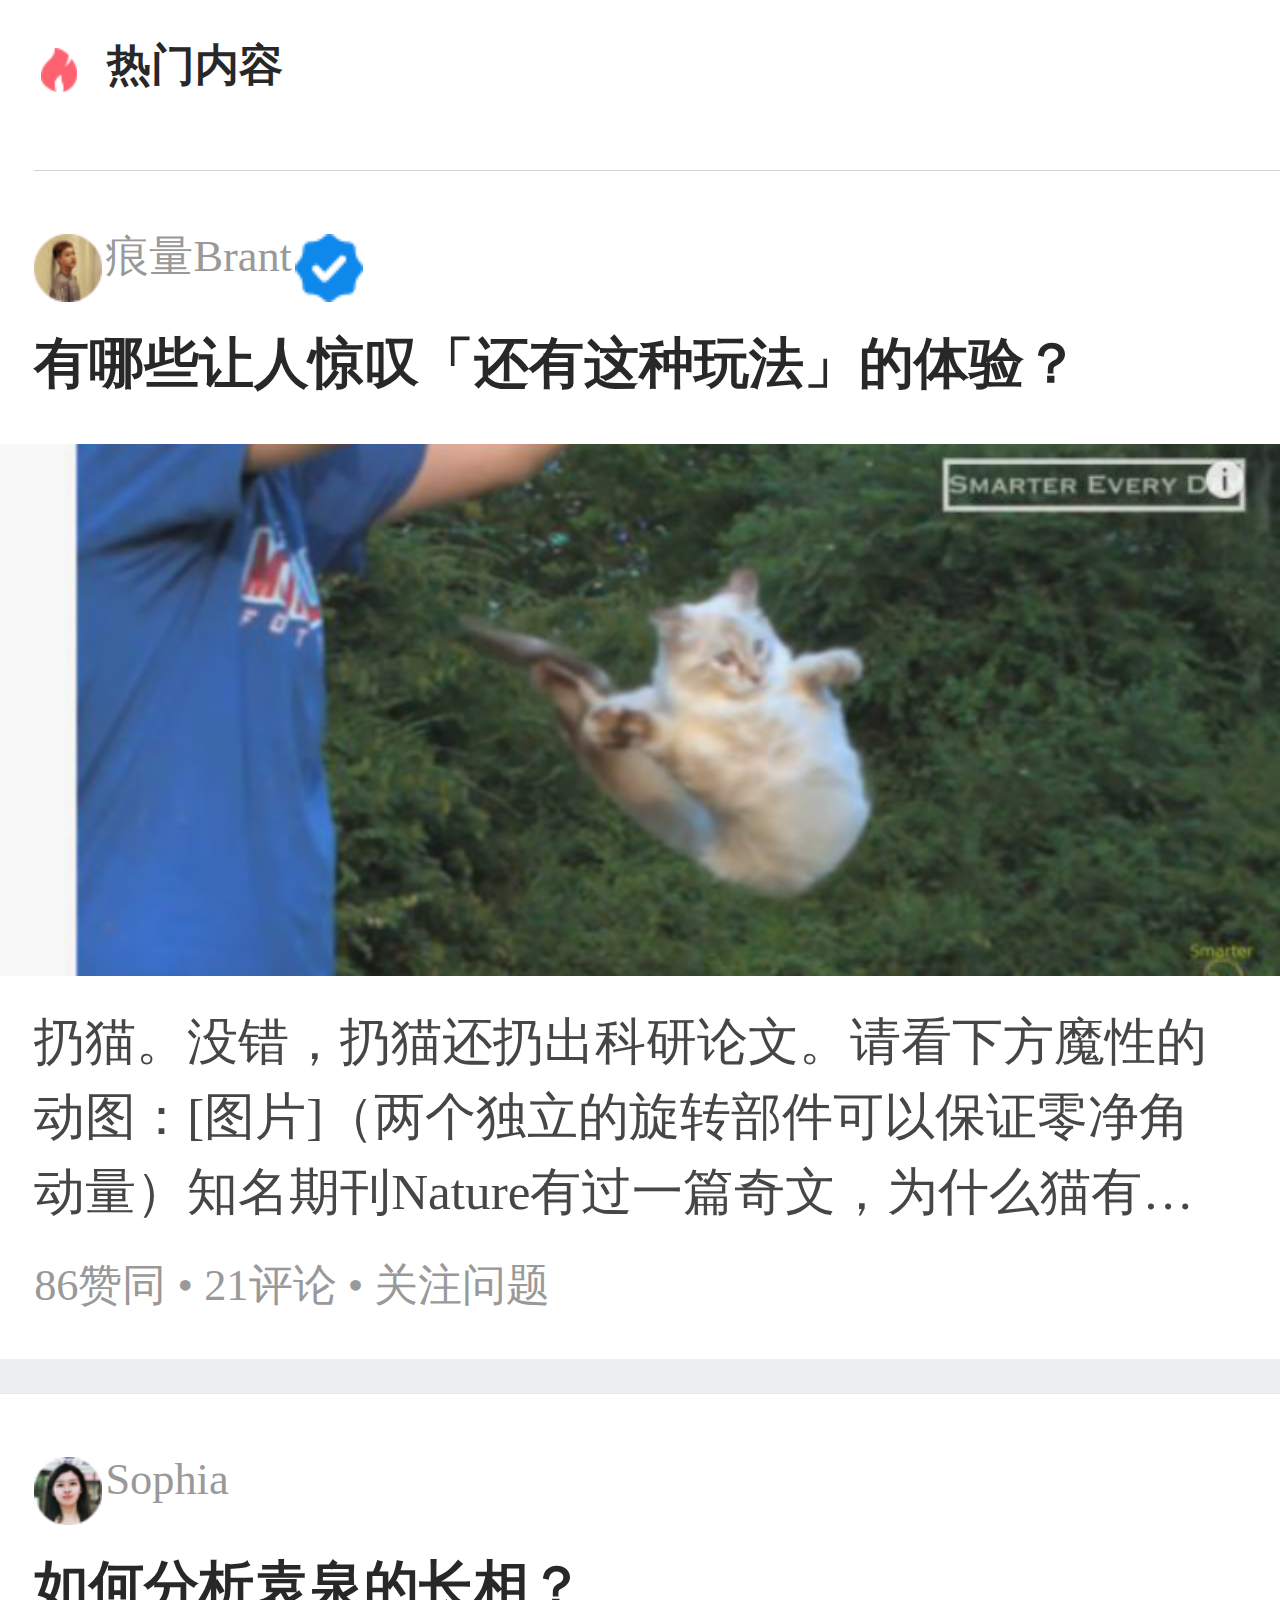
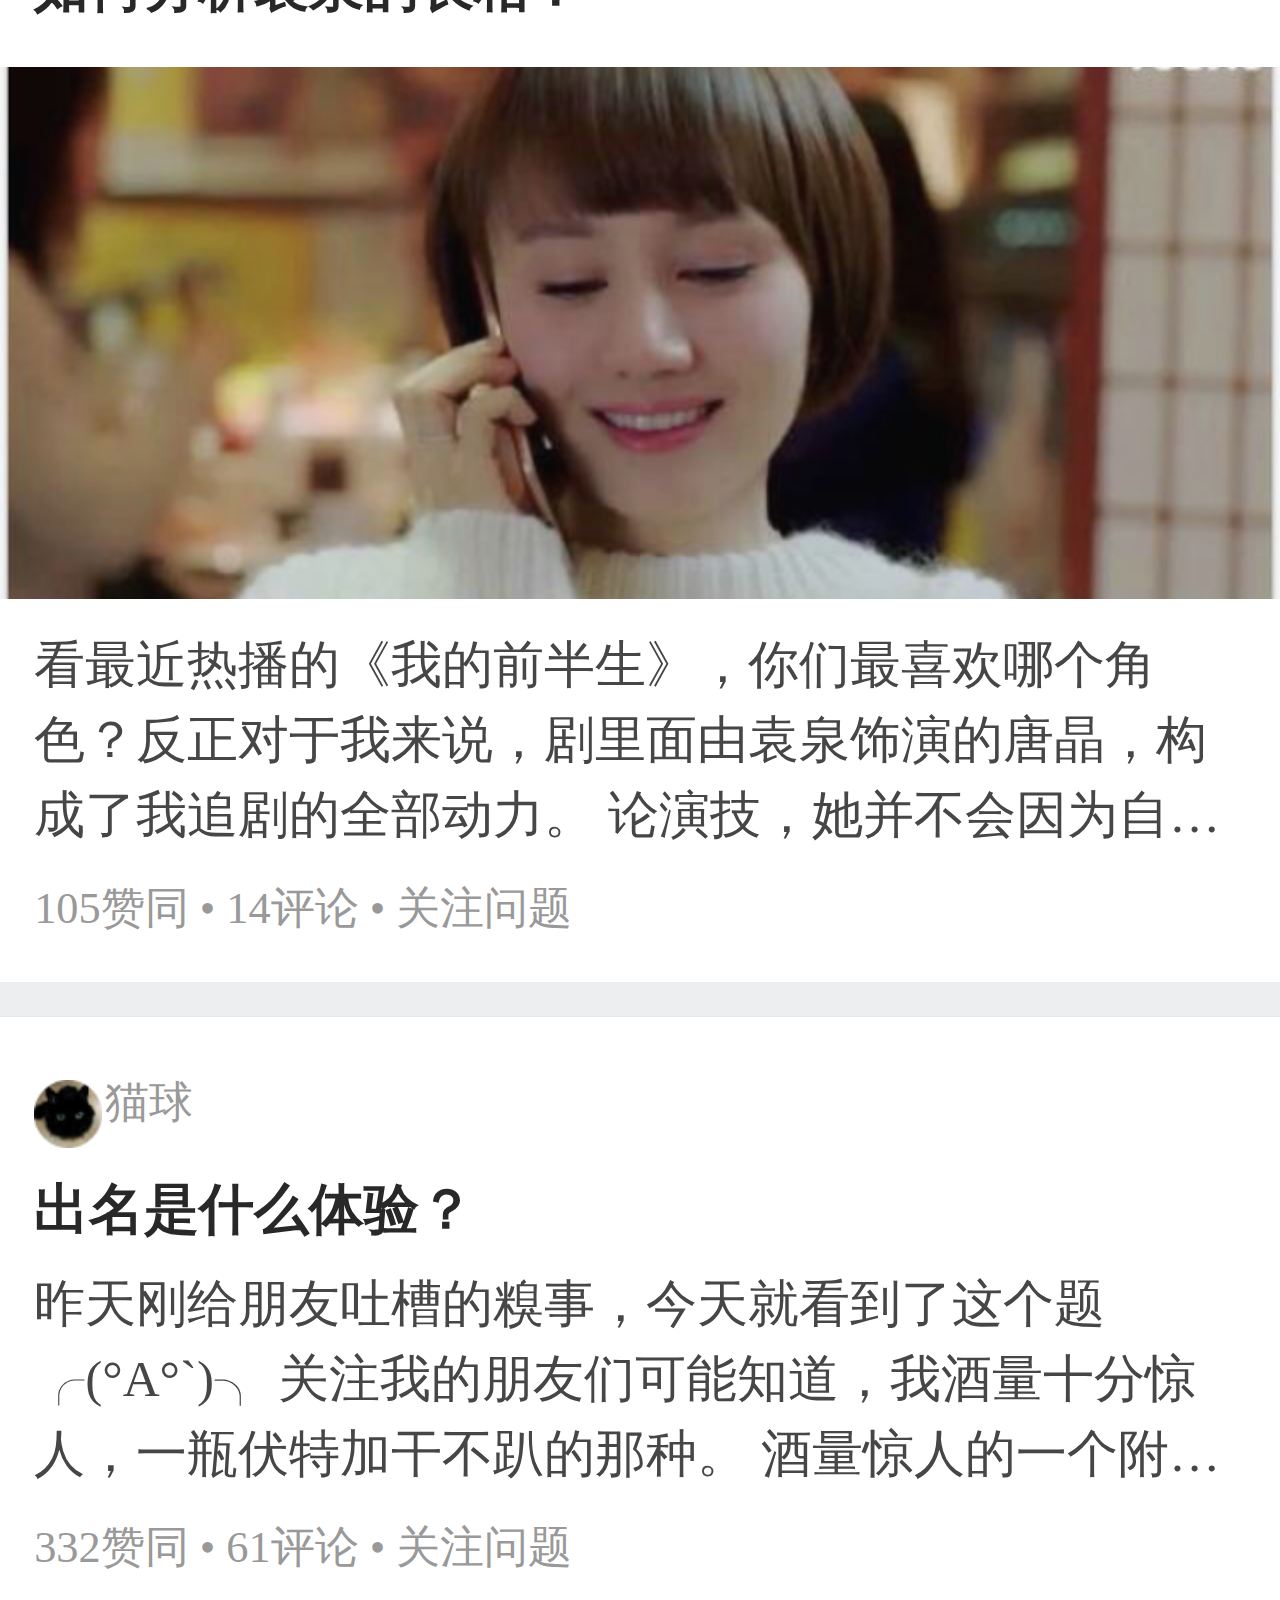
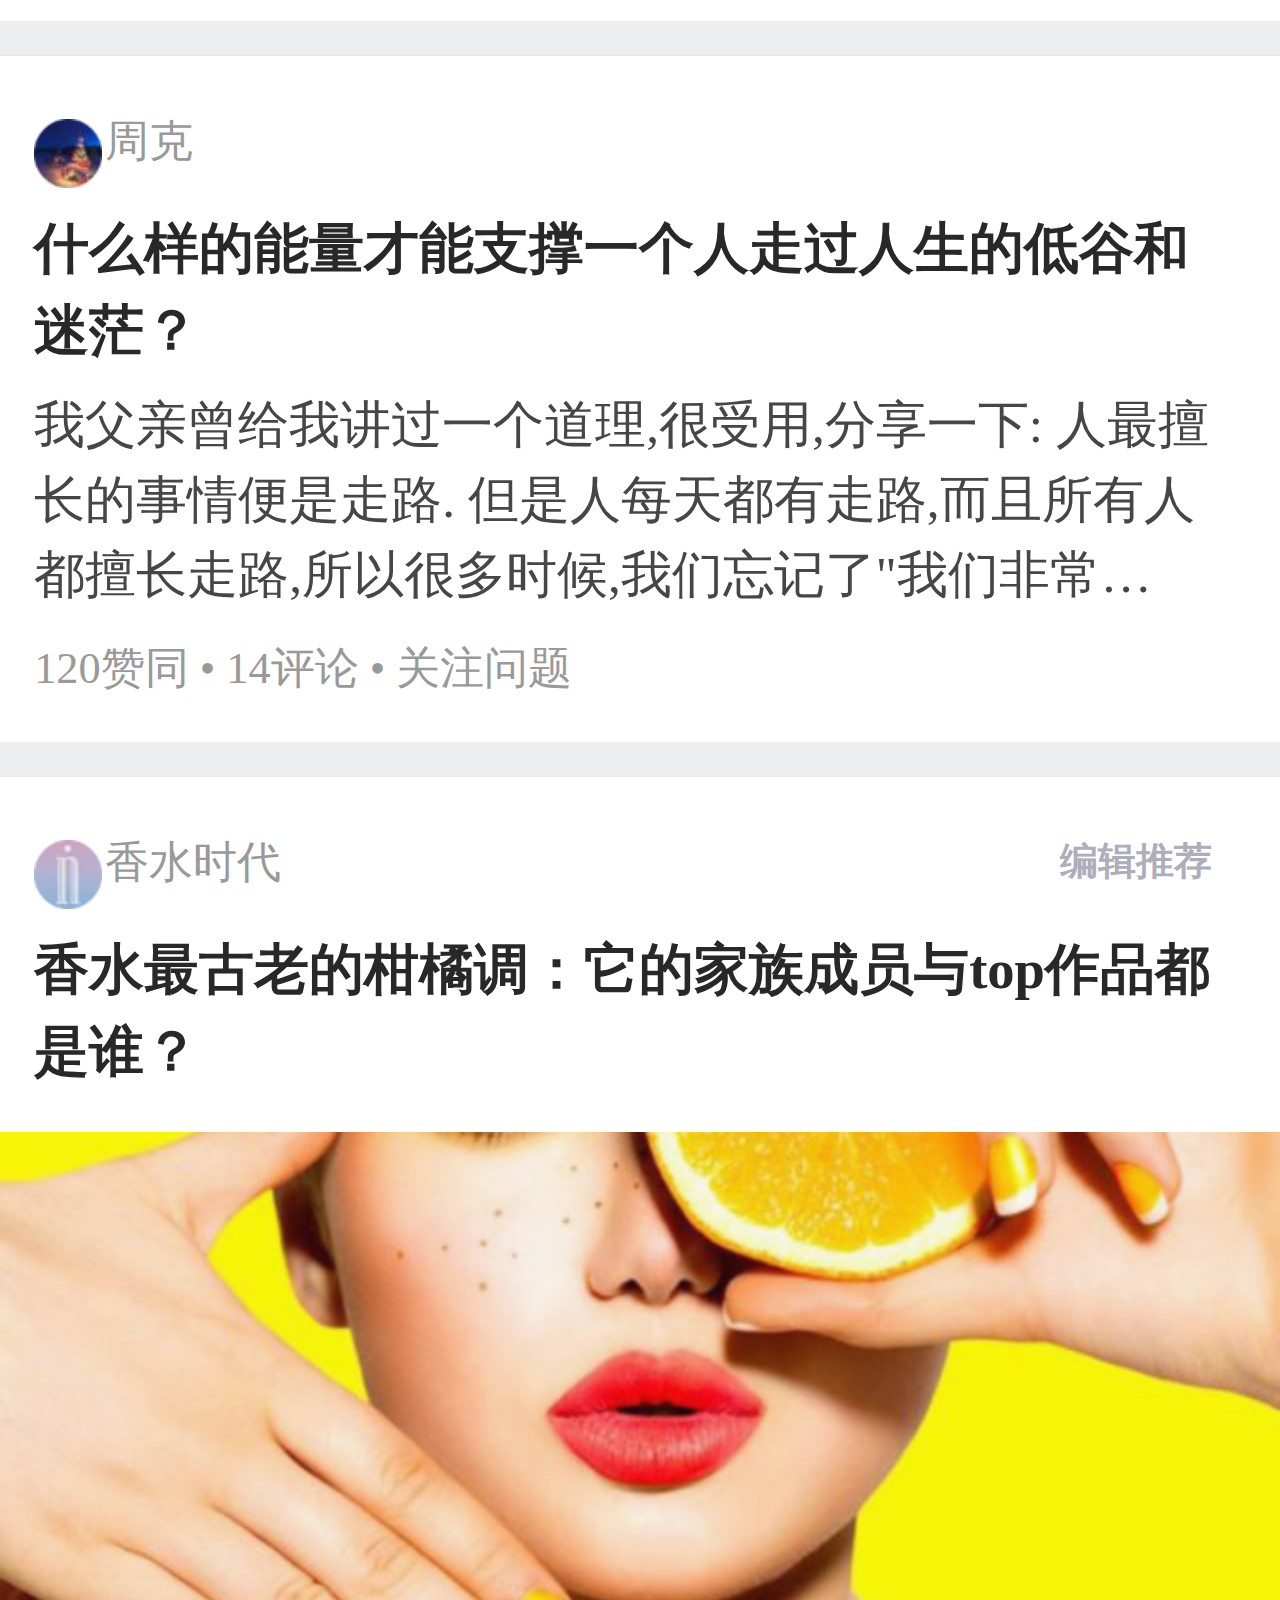
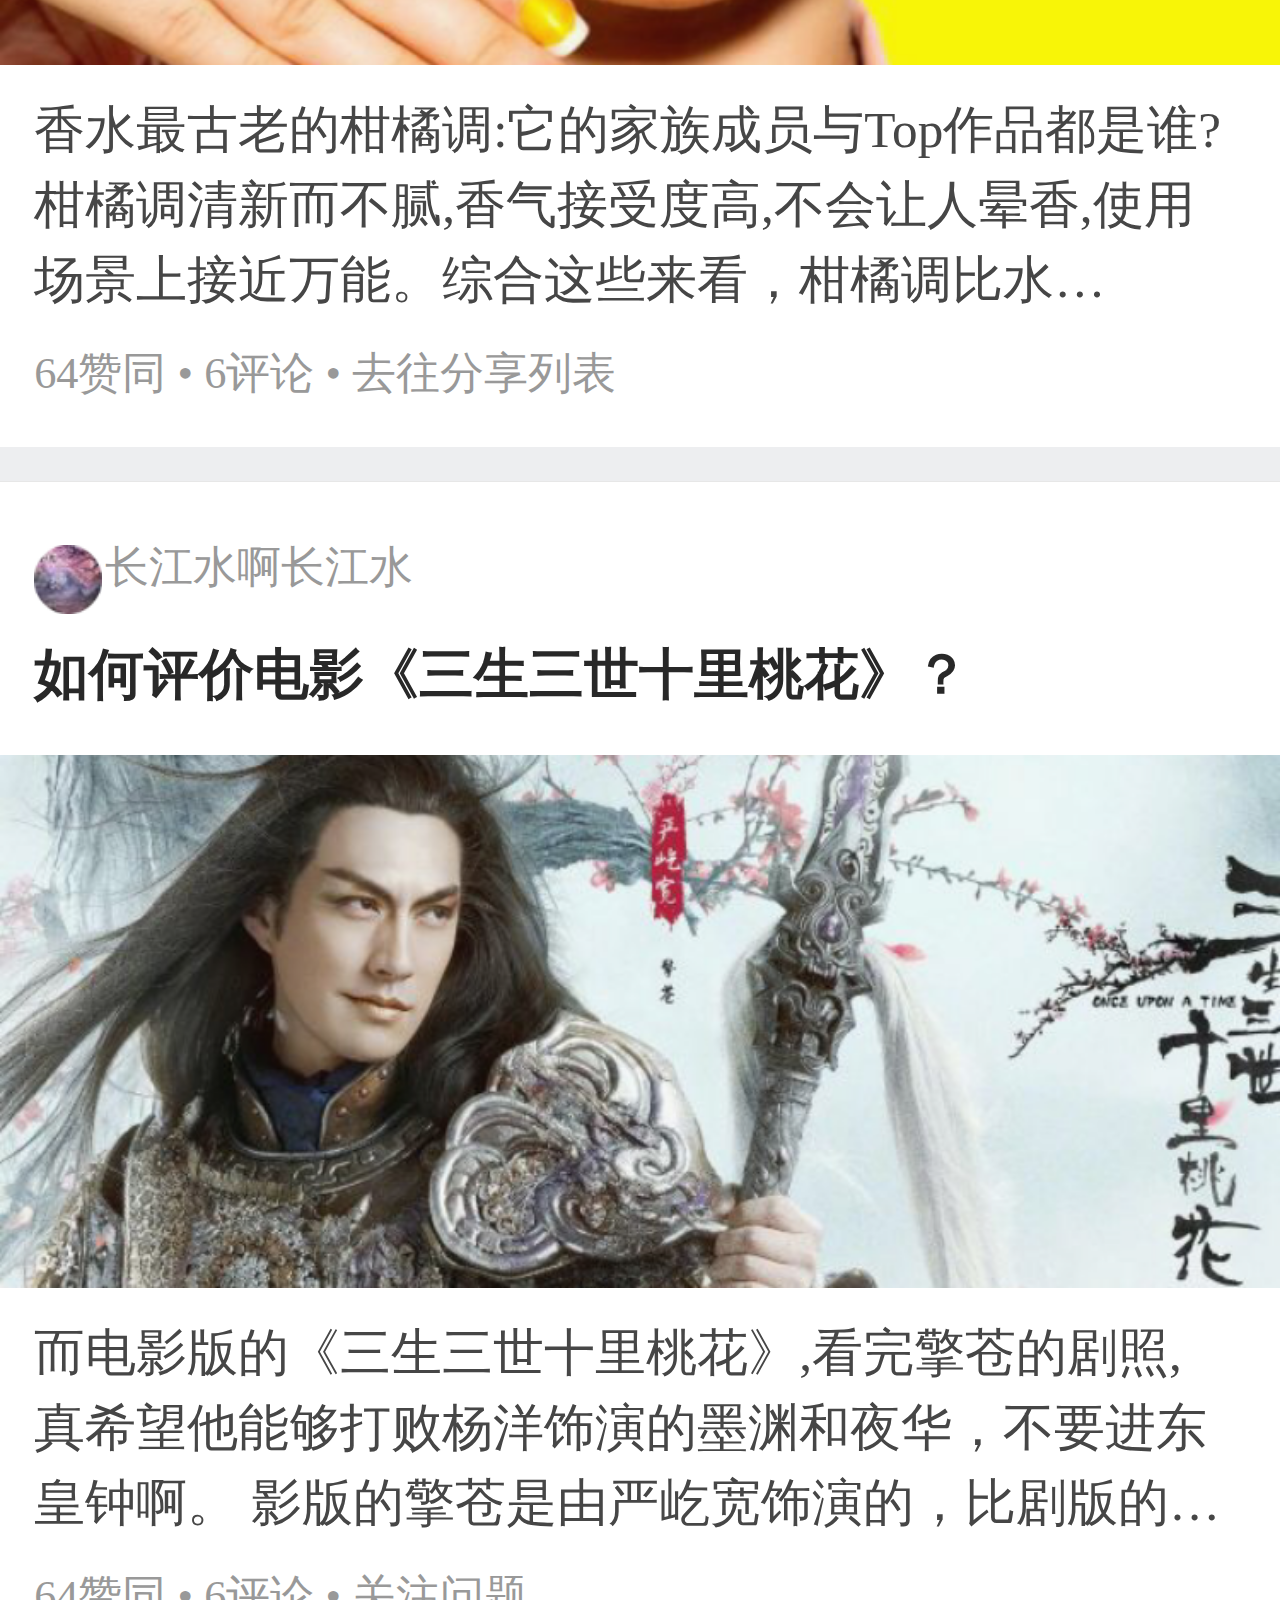
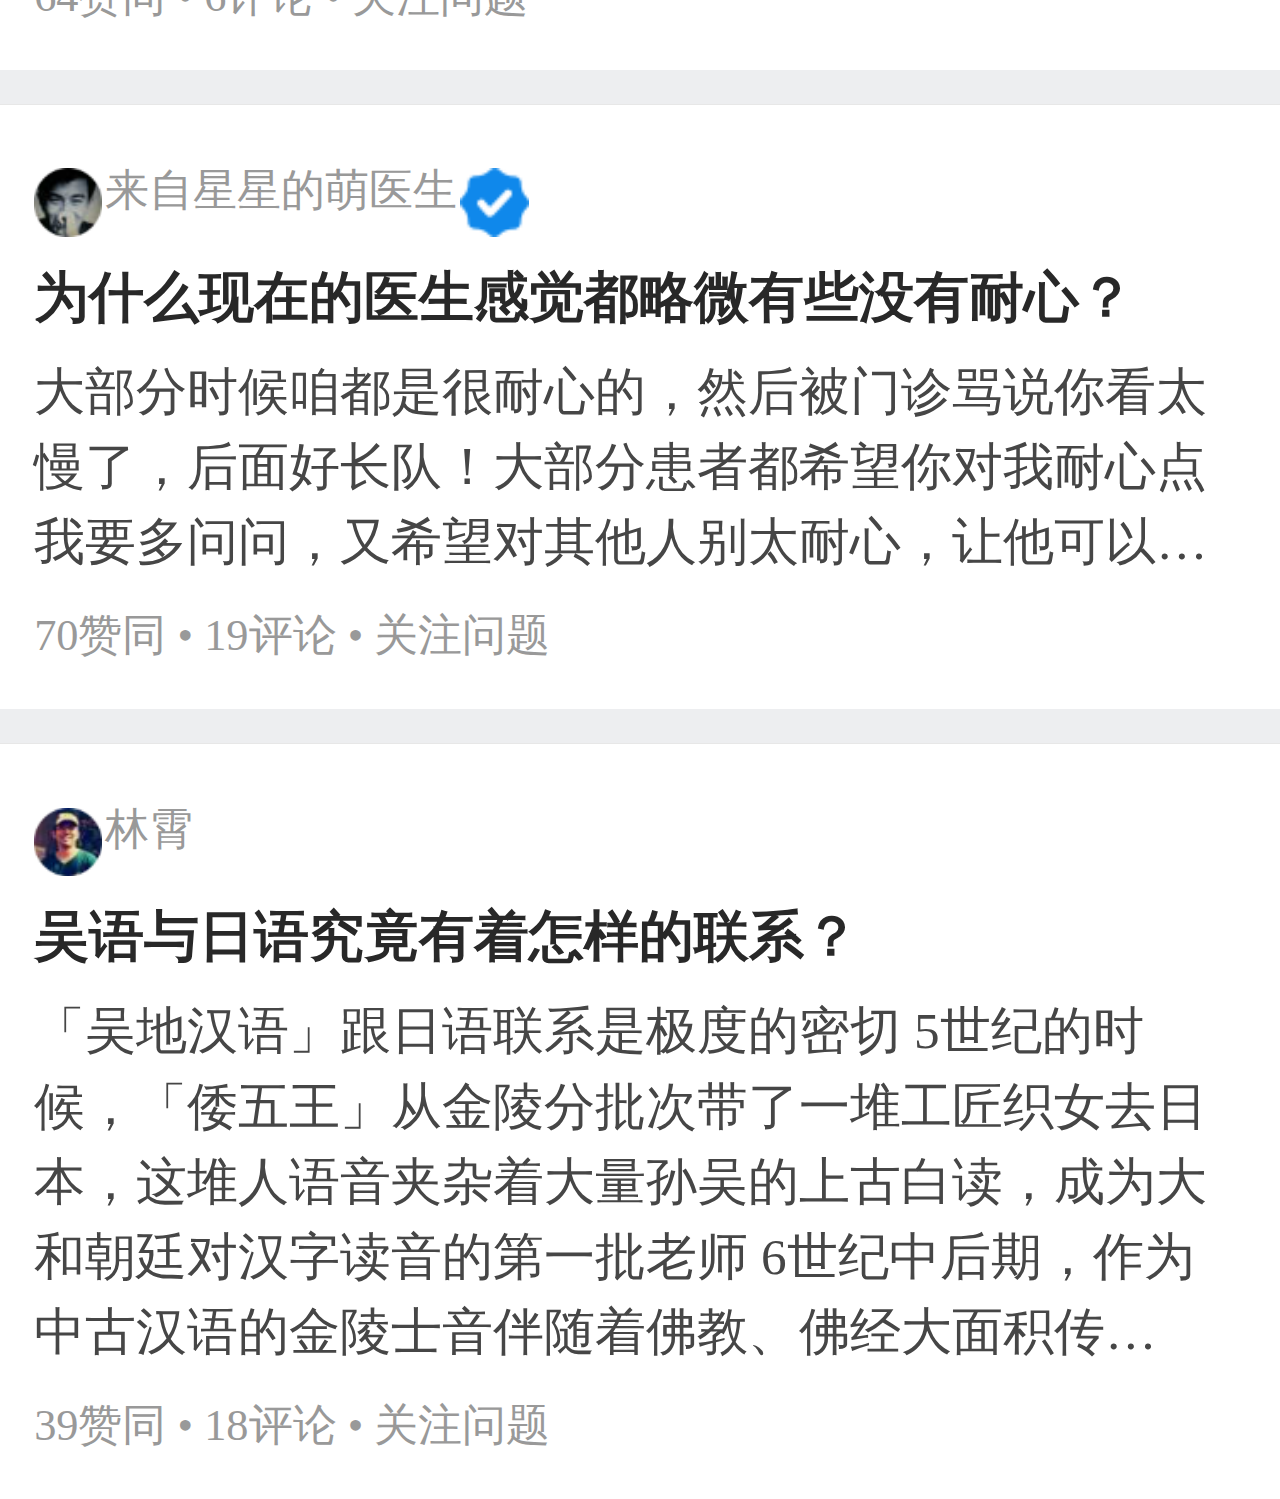
<file: html/discovery.html>
<!doctype html>
<html>
<head>
<meta charset="utf-8">
<title>发现</title>
<meta charset="utf-8">
<meta name="viewport" content="width=device-width, user-scalable=no, initial-scale=1.0, maximum-scale=1.0, minimum-scale=1.0">
<link href="../css/public.css" rel="stylesheet" type="text/css">
<link href="../css/swiper-3.4.2.min.css" rel="stylesheet" type="text/css" />
<link href="../css/discovery.css" rel="stylesheet" type="text/css">
</head>
<body>
<header>
    <div id="header_box">
        <i class="iconfont search">&#xe62c;</i>
        <input type="text" placeholder="《权力的游戏》S07E02" />
    </div>
    <i class="iconfont"><a href="notify.html"><img src="../images/market1.png"/></a></i>
</header>
<section id="banner">
    <div id="swiper-container">
        <div class="swiper-wrapper">
            <div class="swiper-slide"><img src="../images/banner1.png"/></div>
            <div class="swiper-slide"><img src="../images/banner2.png"/></div>
            <div class="swiper-slide"><img src="../images/banner3.png"/></div>
            <div class="swiper-slide"><img src="../images/banner4.png"/></div>
        </div>
    </div>
    <ul class="banner_nav">
        <li><img src="../images/nav1.png"/>专栏</li>
        <li><img src="../images/nav2.png"/>Live</li>
        <li><img src="../images/nav3.png"/>书店</li>
        <li><img src="../images/nav4.png"/>收藏夹</li>
        <li><img src="../images/nav5.png"/>圆桌</li>
    </ul>
</section>
<div class="hot_topic">
    <div class="hot_topic_t">
        <h3><img src="../images/hot1.png"/>热门话题</h3>
        <i class="iconfont">查看热门话题&#xe649;</i>
    </div>
    <div class="hot_topic_b_t">
        <div class="swiper-container" id="swiper-container2" style="width:100%;">
            <div class="swiper-wrapper">
                <div class="swiper-slide">
                    <ul class="hot_topic_b">
                        <li>
                            <img src="../images/hot01.png"/>
                            <p>学一点财务分<br/>析<br/><span>圆桌|5M次…</span></p>
                        </li>
                    </ul>
                </div>
                <div class="swiper-slide">
                    <ul class="hot_topic_b">
                        <li>
                            <img src="../images/hot02.png"/>
                            <p>看见建筑之美<br/><span>圆桌|10M次…</span></p>
                        </li>
                    </ul>
                </div>
                <div class="swiper-slide">
                    <ul class="hot_topic_b">
                        <li>
                            <img src="../images/hot01.png"/>
                            <p>学一点财务分<br/>析<br/><span>圆桌|5M次…</span></p>
                        </li>
                    </ul>
                </div>
                <div class="swiper-slide">
                    <ul class="hot_topic_b">
                        <li>
                            <img src="../images/hot02.png"/>
                            <p>学一点财务分<br/>析<br/><span>圆桌|5M次…</span></p>
                        </li>
                    </ul>
                </div>
                <div class="swiper-slide">
                    <ul class="hot_topic_b">
                        <li>
                            <img src="../images/hot01.png"/>
                            <p>学一点财务分<br/>析<br/><span>圆桌|5M次…</span></p>
                        </li>
                    </ul>
                </div>
                <div class="swiper-slide">
                    <ul class="hot_topic_b">
                        <li>
                            <img src="../images/hot02.png"/>
                            <p>看见建筑之美<br/><span>圆桌|10M次…</span></p>
                        </li>
                    </ul>
                </div>
            </div>
        </div>
    </div>

</div>
<div class="hot_content">
    <div class="hot_content_t">
        <h3><img src="../images/hot2.png"/>热门内容</h3>
    </div>
    <div class="hot_content_b">
        <div class="menu">
            <div class="top">
                <div class="top_l">
                    <img src="../images/topic5.png"/>
                    <span>痕量Brant</span>
                    <img src="../images/renzheng.png"/>
                </div>
                <div class="close"></div>
            </div>
            <h3>有哪些让人惊叹「还有这种玩法」的体验？</h3>
            <img class="content" src="../images/topic52.png"/>
            <p>扔猫。没错，扔猫还扔出科研论文。请看下方魔性的动图：[图片]（两个独立的旋转部件可以保证零净角动量）知名期刊Nature有过一篇奇文，为什么猫有…</p>
            <u>86赞同 • 21评论 • 关注问题 </u>
        </div>
    </div>
</div>
<div class="hot_menu">
    <div class="top">
        <div class="top_l">
            <img src="../images/topic6.png"/>
            <span>Sophia</span>
        </div>
        <div class="close"></div>
    </div>
    <h3>如何分析袁泉的长相？</h3>
    <img class="content" src="../images/topic62.png"/>
    <p>看最近热播的《我的前半生》，你们最喜欢哪个角色？反正对于我来说，剧里面由袁泉饰演的唐晶，构成了我追剧的全部动力。 论演技，她并不会因为自…</p>
    <u>105赞同 • 14评论 • 关注问题 </u>
</div>
<div class="hot_menu">
    <div class="top">
        <div class="top_l">
            <img src="../images/topic7.png"/>
            <span>猫球</span>
        </div>
        <div class="close"></div>
    </div>
    <h3>出名是什么体验？</h3>
    <p>昨天刚给朋友吐槽的糗事，今天就看到了这个题╭(°A°`)╮ 关注我的朋友们可能知道，我酒量十分惊人，一瓶伏特加干不趴的那种。 酒量惊人的一个附…</p>
    <u>332赞同 • 61评论 • 关注问题 </u>
</div>
<div class="hot_menu">
    <div class="top">
        <div class="top_l">
            <img src="../images/topic8.png"/>
            <span>周克</span>
        </div>
        <div class="close"></div>
    </div>
    <h3>什么样的能量才能支撑一个人走过人生的低谷和迷茫？</h3>
    <p>我父亲曾给我讲过一个道理,很受用,分享一下: 人最擅长的事情便是走路. 但是人每天都有走路,而且所有人都擅长走路,所以很多时候,我们忘记了"我们非常…</p>
    <u>120赞同 • 14评论 • 关注问题 </u>
</div>
<div class="hot_menu">
    <div class="top">
        <div class="top_l">
            <img src="../images/topic9.png"/>
            <span>香水时代</span>
        </div>
        <div class="close">编辑推荐</div>
    </div>
    <h3>香水最古老的柑橘调：它的家族成员与top作品都是谁？</h3>
    <img class="content" src="../images/topic92.png"/>
    <p>香水最古老的柑橘调:它的家族成员与Top作品都是谁? 柑橘调清新而不腻,香气接受度高,不会让人晕香,使用场景上接近万能。综合这些来看，柑橘调比水…</p>
    <u>64赞同 • 6评论 • 去往分享列表 </u>
</div>
<div class="hot_menu">
    <div class="top">
        <div class="top_l">
            <img src="../images/topic10.png"/>
            <span>长江水啊长江水</span>
        </div>
        <div class="close"></div>
    </div>
    <h3>如何评价电影《三生三世十里桃花》？</h3>
    <img class="content" src="../images/topic102.png"/>
    <p>而电影版的《三生三世十里桃花》,看完擎苍的剧照,真希望他能够打败杨洋饰演的墨渊和夜华，不要进东皇钟啊。 影版的擎苍是由严屹宽饰演的，比剧版的…</p>
    <u>64赞同 • 6评论 • 关注问题 </u>
</div>
<div class="hot_menu">
    <div class="top">
        <div class="top_l">
            <img src="../images/topic11.png"/>
            <span>来自星星的萌医生</span>
            <img src="../images/renzheng.png"/>
        </div>
        <div class="close"></div>
    </div>
    <h3>为什么现在的医生感觉都略微有些没有耐心？</h3>
    <p>大部分时候咱都是很耐心的，然后被门诊骂说你看太慢了，后面好长队！大部分患者都希望你对我耐心点我要多问问，又希望对其他人别太耐心，让他可以…</p>
    <u>70赞同 • 19评论 • 关注问题 </u>
</div>
<div class="hot_menu last">
    <div class="top">
        <div class="top_l">
            <img src="../images/topic12.png"/>
            <span>林霄</span>
        </div>
        <div class="close"></div>
    </div>
    <h3>吴语与日语究竟有着怎样的联系？</h3>
    <p>「吴地汉语」跟日语联系是极度的密切 5世纪的时候，「倭五王」从金陵分批次带了一堆工匠织女去日本，这堆人语音夹杂着大量孙吴的上古白读，成为大和朝廷对汉字读音的第一批老师 6世纪中后期，作为中古汉语的金陵士音伴随着佛教、佛经大面积传…</p>
    <u>39赞同 • 18评论 • 关注问题 </u>
</div>

<footer>
    <a href="../index.html"><i class="iconfont">&#xe60c;</i><span>首页</span></a>
    <a href="discovery.html" class="act"><i class="iconfont">&#xe503;</i><span>发现</span></a>
    <a href="market.html"><i class="iconfont">&#xe62d;</i><span>市场</span></a>
    <a href="notify.html"><i class="iconfont">&#xe6c6;</i><span>通知</span></a>
    <a href="more.html"><i class="iconfont">&#xe6e4;</i><span>更多</span></a>
</footer>
</body>
</html>
<script src="../js/common.js"></script>
<script src="../js/jquery-1.8.3.min.js"></script>
<script src="../js/swiper-3.4.2.min.js"></script>
<script>
    var mySwiper = new Swiper('#swiper-container', {
        autoplay: 3000,//可选选项，自动滑动
        direction: 'horizontal',
        loop: false,
        effect : 'slide'
    })
    var mySwiper2 = new Swiper('#swiper-container2',{
        watchSlidesProgress : true,
        watchSlidesVisibility : true,
        slidesPerView : 2.15,
    })
</script>
</file>
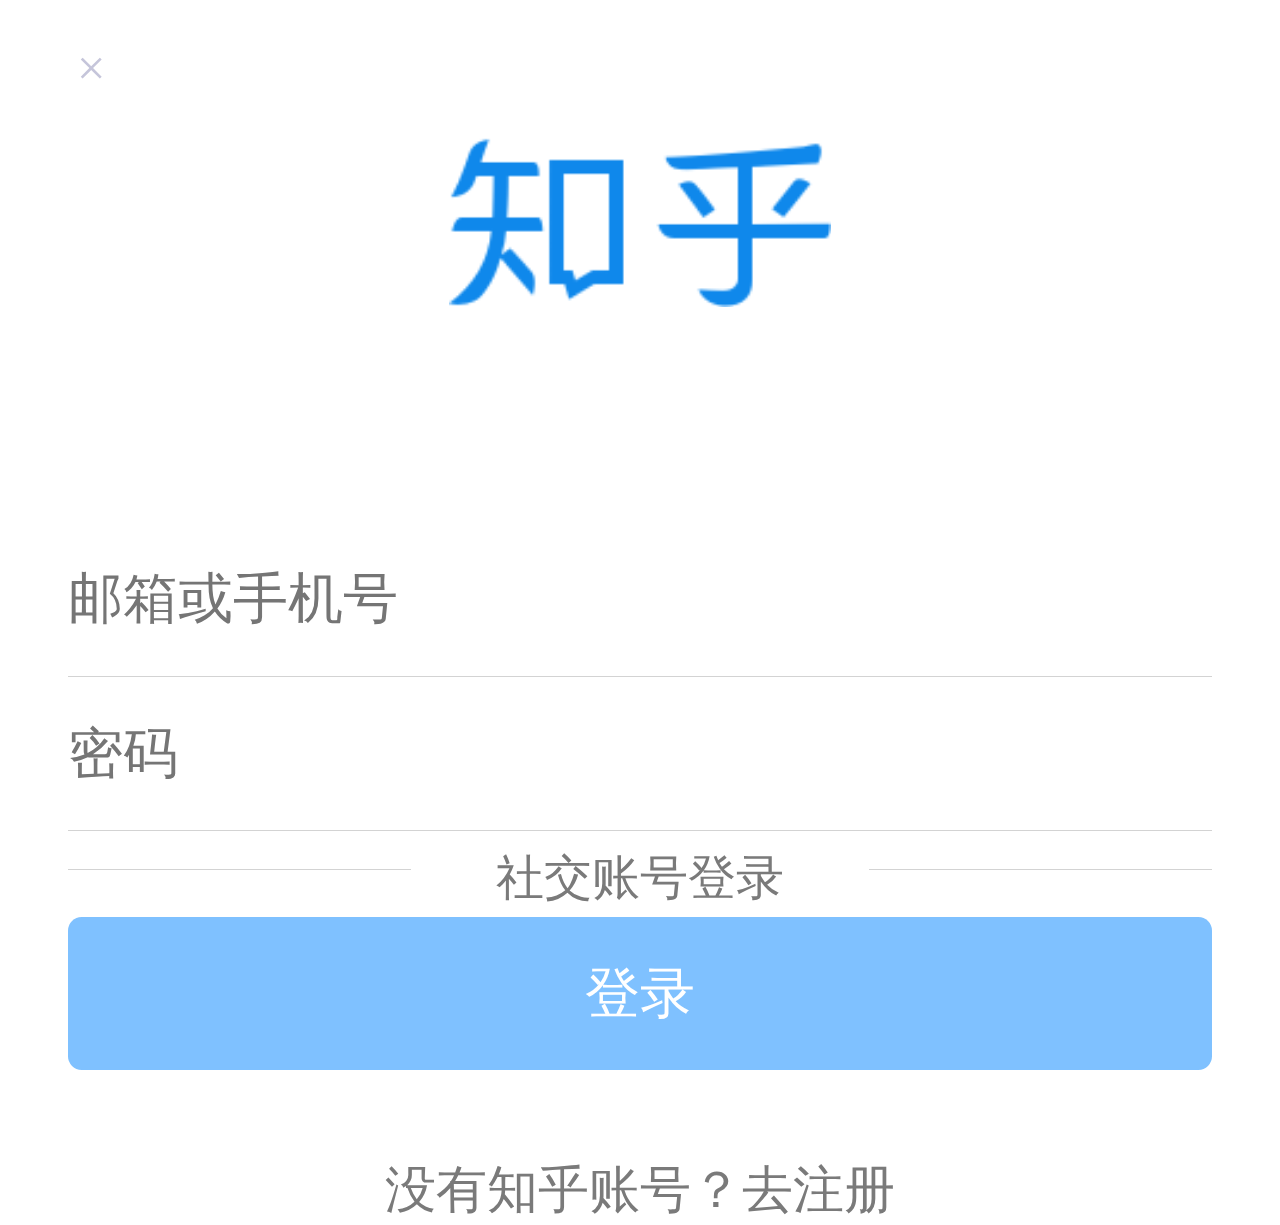
<file: html/login.html>
<!doctype html>
<html>
<head>
    <meta charset="utf-8">
    <meta name="viewport" content="width=device-width, user-scalable=no, initial-scale=1.0, maximum-scale=1.0, minimum-scale=1.0">

    <title>登录</title>
    <link href="../css/public.css" rel="stylesheet" type="text/css">
    <link href="../css/login.css" rel="stylesheet" type="text/css">
</head>
<body>
<section>
    <div class="close">×</div>
    <div class="logo"><img src="../images/logo.png"/></div>
    <input type="text" placeholder="邮箱或手机号">
    <input type="password" placeholder="密码">
    <input id="login" type="button" value="登录">
    <a href="register.html">没有知乎账号？去注册</a>
</section>
<footer>
    <div class="social">
        <div class="line"></div>
        <a id="third_login" href="#">社交账号登录</a>
        <div class="line"></div>
    </div>
    <div id="third">
        <img class="first" src="../images/qq.png" />&nbsp;
        <img class="first" src="../images/wechat.png" />
    </div>

</footer>
</body>
</html>
<script src="../js/common.js"></script>
<script src="../js/jquery-1.8.3.min.js"></script>
<script>
    //点击登录按钮跳转首页
    $("#login").on("touchstart", function(e) {
        location.href="../index.html";
    });
    //社交账号登录显示
    $("#third_login").click(function(){
    $("#third").toggle(500);
    })
</script>
</file>
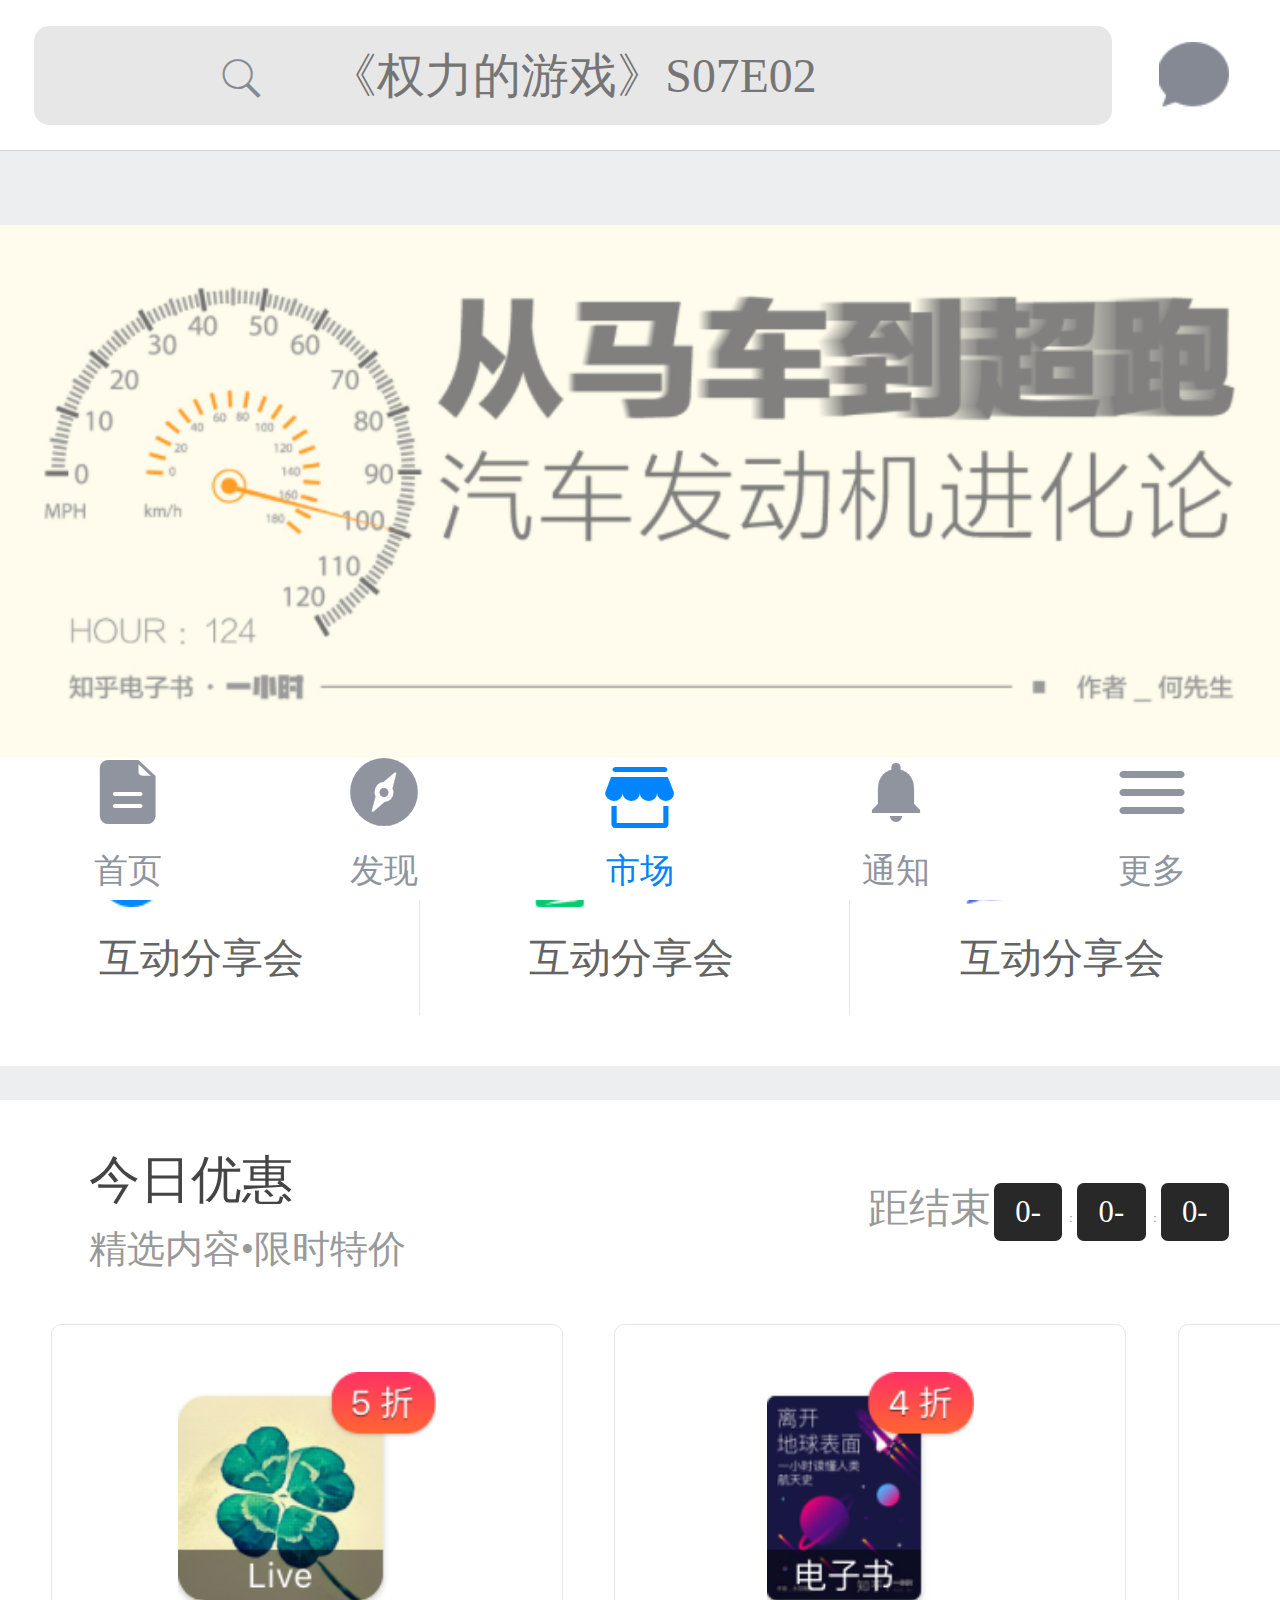
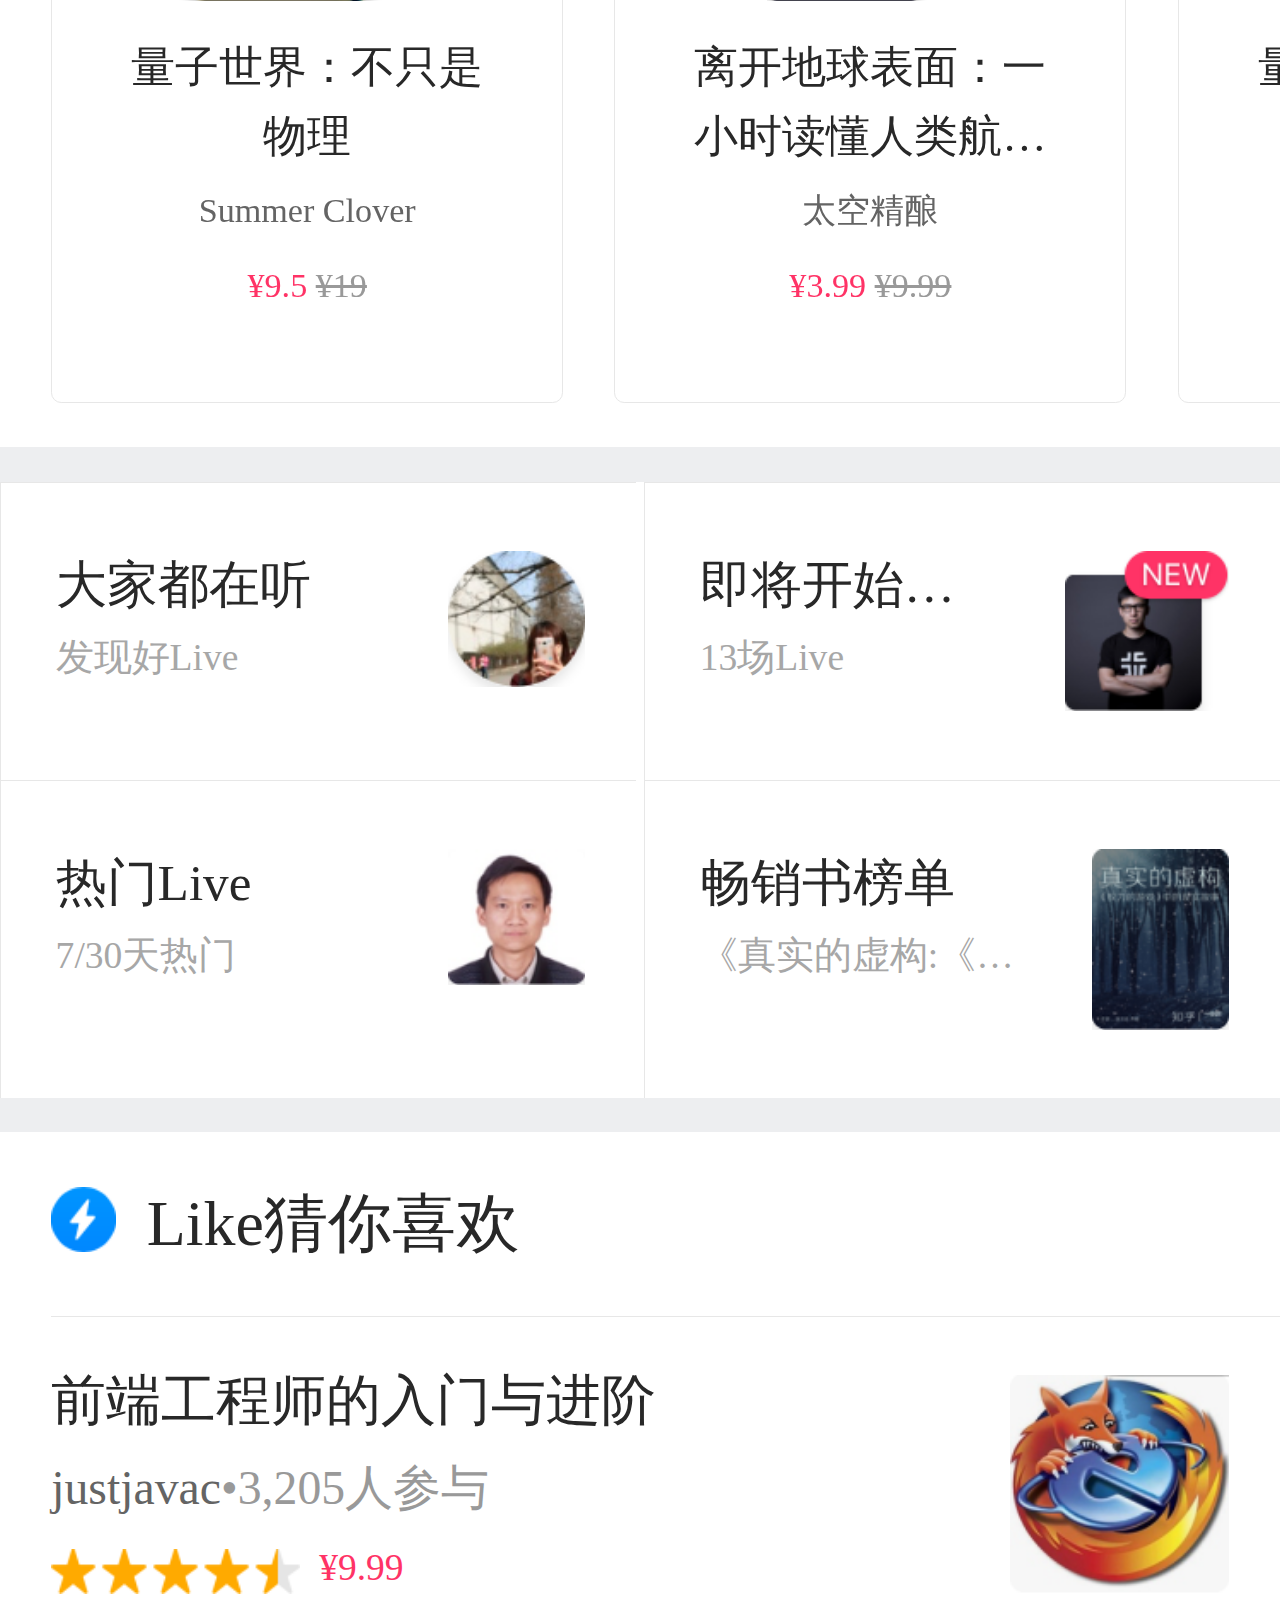
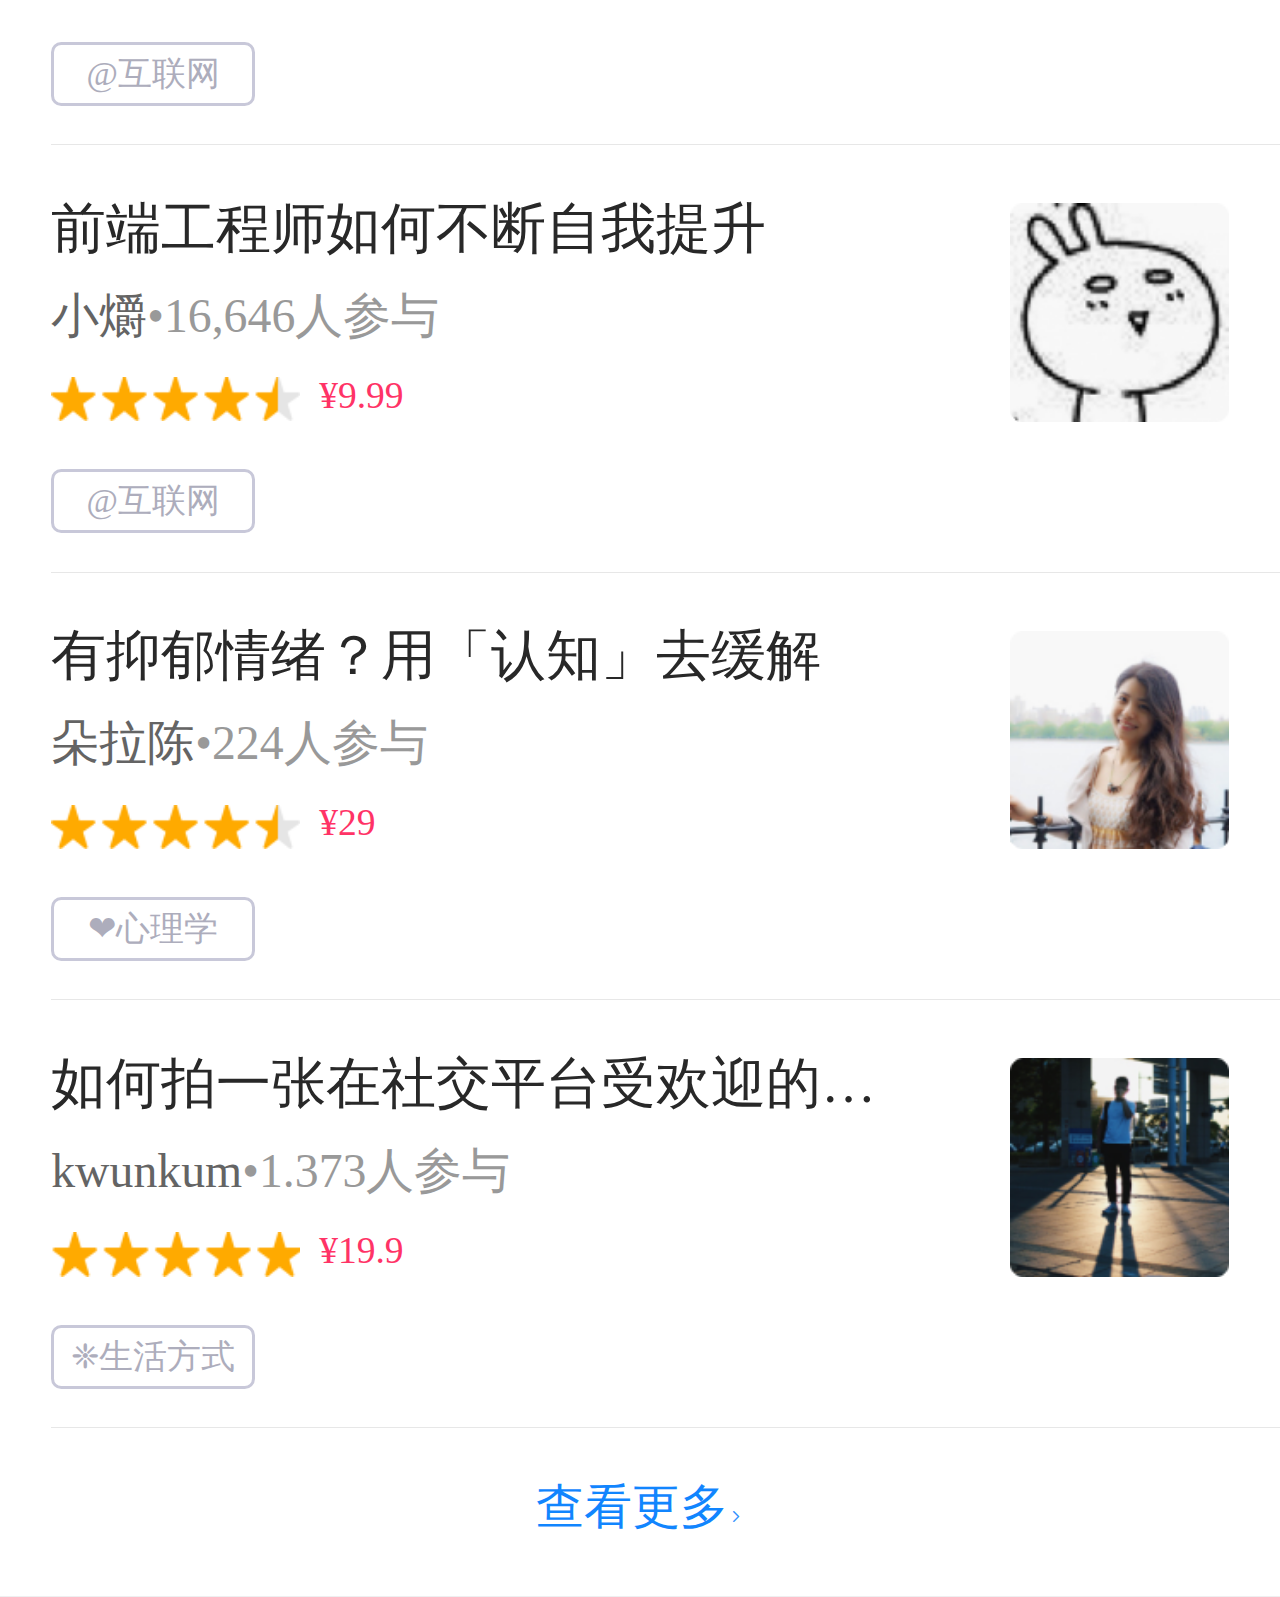
<file: html/market.html>
<!doctype html>
<html>
<head>
    <meta charset="utf-8">
    <meta name="viewport" content="width=device-width, user-scalable=no, initial-scale=1.0, maximum-scale=1.0, minimum-scale=1.0">

    <title>市场</title>
    <link href="../css/public.css" rel="stylesheet" type="text/css">
    <link href="../css/swiper-3.4.2.min.css" rel="stylesheet" type="text/css" />
    <link href="../css/market.css" rel="stylesheet" type="text/css">
</head>
<body>
<header>
    <div id="header_box">
        <i class="iconfont search">&#xe62c;</i>
        <input type="text" placeholder="《权力的游戏》S07E02" />
    </div>
    <i class="iconfont"><a href="notify.html"><img src="../images/market1.png"/></a></i>
</header>

<section id="banner">
    <div id="swiper-container">
        <div class="swiper-wrapper">
            <div class="swiper-slide"><img src="../images/market2.png"/></div>
            <div class="swiper-slide"><img src="../images/banner2.png"/></div>
            <div class="swiper-slide"><img src="../images/banner1.png"/></div>
            <div class="swiper-slide"><img src="../images/banner4.png"/></div>
        </div>
    </div>
</section>
<ul id="show">
    <li>
        <img src="../images/market3.png"/><span>Live</span>
        <p>互动分享会</p>
    </li>
    <li>
        <img src="../images/market4.png"/><span>Live</span>
        <p>互动分享会</p>
    </li>
    <li>
        <img src="../images/market5.png"/><span>Live</span>
        <p>互动分享会</p>
    </li>
</ul>
<section id="discount">
    <div id="discount_t">
        <div id="discount_t_l">
            <h3>今日优惠</h3>
            <span>精选内容•限时特价</span>
        </div>
        <div id="discount_t_r">
            <b>距结束</b> <i><u id="hour1"></u><u id="hour2"></u></i> ：<i><u id="min1"></u><u id="min2"></u></i> ：<i><u id="sec1"></u><u id="sec2"></u></i>
        </div>
    </div>
    <div id="discount_b">
       <!-- <ul id="goods">
            <li>
                <img src="../images/goods1.png"/>
                <p>量子世界：不只是<br/>物理</p>
                <span>Summer Clover</span>
                <u>&yen;9.5&nbsp;<b>&yen;19</b></u>
            </li>
            <li>
                <img src="../images/goods2.png"/>
                <p>离开地球表面：一<br/>小时读懂人类航…</p>
                <span>太空精酿</span>
                <u>&yen;3.99&nbsp;<b>&yen;9.99</b></u>
            </li>
           &lt;!&ndash; <li>
                <img src="../images/goods1.png"/>
                <p>量子世界：不只是<br/>物理</p>
                <span>Summer Clover</span>
                <u>&yen;9.5&nbsp;<b>&yen;19</b></u>
            </li>&ndash;&gt;
        </ul>-->
        <div class="swiper-container" id="swiper-container2" style="width:100%;">
            <div class="swiper-wrapper">
                <div class="swiper-slide">
                    <ul class="goods fir_goods">
                        <li>
                            <img src="../images/goods1.png"/>
                            <p>量子世界：不只是<br/>物理</p>
                            <span>Summer Clover</span>
                            <u>&yen;9.5&nbsp;<b>&yen;19</b></u>
                        </li>
                    </ul>
                </div>
                <div class="swiper-slide">
                    <ul class="goods sec">
                        <li>
                            <img src="../images/goods2.png"/>
							<p>离开地球表面：一<br/>小时读懂人类航…</p>
							<span>太空精酿</span>
							<u>&yen;3.99&nbsp;<b>&yen;9.99</b></u>
                        </li>
                    </ul>
                </div>
                <div class="swiper-slide">
                    <ul class="goods">
                        <li>
                            <img src="../images/goods1.png"/>
                            <p>量子世界：不只是<br/>物理</p>
                            <span>Summer Clover</span>
                            <u>&yen;9.5&nbsp;<b>&yen;19</b></u>
                        </li>
                    </ul>
                </div>
                <div class="swiper-slide">
                    <ul class="goods sec">
                        <li>
                            <img src="../images/goods2.png"/>
                            <p>离开地球表面：一<br/>小时读懂人类航…</p>
                            <span>太空精酿</span>
                            <u>&yen;3.99&nbsp;<b>&yen;9.99</b></u>
                        </li>
                    </ul>
                </div>
                <div class="swiper-slide">
                    <ul class="goods">
                        <li>
                            <img src="../images/goods1.png"/>
                            <p>量子世界：不只是<br/>物理</p>
                            <span>Summer Clover</span>
                            <u>&yen;9.5&nbsp;<b>&yen;19</b></u>
                        </li>
                    </ul>
                </div>
                <div class="swiper-slide">
                    <ul class="goods sec">
                        <li>
                            <img src="../images/goods2.png"/>
                            <p>离开地球表面：一<br/>小时读懂人类航…</p>
                            <span>太空精酿</span>
                            <u>&yen;3.99&nbsp;<b>&yen;9.99</b></u>
                        </li>
                    </ul>
                </div>
            </div>
        </div>
    </div>
</section>

<ul id="all">
    <li>
        <div class="all_l">
            <p>大家都在听</p>
            <span>发现好Live</span>
        </div>
        <img  class="all_r" src="../images/all1.png"/>
    </li>
    <li>
        <div class="all_l">
            <p>即将开始…</p>
            <span>13场Live</span>
        </div>
        <img  class="all_r" src="../images/all2.png"/>
    </li>
    <li>
        <div class="all_l">
            <p>热门Live</p>
            <span>7/30天热门</span>
        </div>
        <img  class="all_r" src="../images/all3.png"/>
    </li>
    <li>
        <div class="all_l">
            <p>畅销书榜单</p>
            <span>《真实的虚构:《…</span>
        </div>
        <img  class="all_r" src="../images/all4.png"/>
    </li>
</ul>
<section id="like">
    <div class="like_t">
        <img src="../images/market3.png"/><h3>Like猜你喜欢</h3>
    </div>
    <div class="like_b">
        <div class="menu">
            <div class="menu_l">
                <h3>前端工程师的入门与进阶</h3>
                <span>justjavac<i>•3,205人参与</i></span>
                <p><img src="../images/like11.png"/>&nbsp;&nbsp;&yen;9.99</p>
                <u>@互联网</u>
            </div>
            <div class="menu_r"><img src="../images/like1.png"/></div>
        </div>
        <div class="menu">
            <div class="menu_l">
                <h3>前端工程师如何不断自我提升</h3>
                <span>小爝<i>•16,646人参与</i></span>
                <p><img src="../images/like11.png"/>&nbsp;&nbsp;&yen;9.99</p>
                <u>@互联网</u>
            </div>
            <div class="menu_r"><img src="../images/like2.png"/></div>
        </div>
        <div class="menu">
            <div class="menu_l">
                <h3>有抑郁情绪？用「认知」去缓解</h3>
                <span>朵拉陈<i>•224人参与</i></span>
                <p><img src="../images/like11.png"/>&nbsp;&nbsp;&yen;29</p>
                <u>❤心理学</u>
            </div>
            <div class="menu_r"><img src="../images/like3.png"/></div>
        </div>
        <div class="menu last">
            <div class="menu_l">
                <h3>如何拍一张在社交平台受欢迎的…</h3>
                <span>kwunkum<i>•1.373人参与</i></span>
                <p><img src="../images/like21.png"/>&nbsp;&nbsp;&yen;19.9</p>
                <u>&nbsp;❈生活方式&nbsp;</u>
            </div>
            <div class="menu_r"><img src="../images/like4.png"/></div>
        </div>
        <div class="hide">
            <div class="menu">
                <div class="menu_l">
                    <h3>前端工程师的入门与进阶</h3>
                    <span>justjavac<i>•3,205人参与</i></span>
                    <p><img src="../images/like11.png"/>&nbsp;&nbsp;&yen;9.99</p>
                    <u>@互联网</u>
                </div>
                <div class="menu_r"><img src="../images/hot01.png"/></div>
            </div>
            <div class="menu">
                <div class="menu_l">
                    <h3>前端工程师如何不断自我提升</h3>
                    <span>小爝<i>•16,646人参与</i></span>
                    <p><img src="../images/like11.png"/>&nbsp;&nbsp;&yen;9.99</p>
                    <u>@互联网</u>
                </div>
                <div class="menu_r"><img src="../images/hot02.png"/></div>
            </div>
            <div class="menu">
                <div class="menu_l">
                    <h3>有抑郁情绪？用「认知」去缓解</h3>
                    <span>朵拉陈<i>•224人参与</i></span>
                    <p><img src="../images/like11.png"/>&nbsp;&nbsp;&yen;29</p>
                    <u>❤心理学</u>
                </div>
                <div class="menu_r"><img src="../images/like3.png"/></div>
            </div>
            <div class="menu last">
                <div class="menu_l">
                    <h3>如何拍一张在社交平台受欢迎的…</h3>
                    <span>kwunkum<i>•1.373人参与</i></span>
                    <p><img src="../images/like21.png"/>&nbsp;&nbsp;&yen;19.9</p>
                    <u>&nbsp;❈生活方式&nbsp;</u>
                </div>
                <div class="menu_r"><img src="../images/like4.png"/></div>
            </div>
        </div>
        <h3 class="show_more"><a>查看更多<i class="iconfont">&#xe649;</i></a></h3>
    </div>
</section>
<footer>
    <a href="../index.html"><i class="iconfont">&#xe60c;</i><span>首页</span></a>
    <a href="discovery.html"><i class="iconfont">&#xe503;</i><span>发现</span></a>
    <a href="market.html" class="act"><i class="iconfont">&#xe62d;</i><span>市场</span></a>
    <a href="notify.html"><i class="iconfont">&#xe6c6;</i><span>通知</span></a>
    <a href="more.html"><i class="iconfont">&#xe6e4;</i><span>更多</span></a>
</footer>
</body>
</html>
<script src="../js/common.js"></script>
<script src="../js/jquery-1.8.3.min.js"></script>
<script src="../js/swiper-3.4.2.min.js"></script>
<script>
    var mySwiper = new Swiper('#swiper-container', {
        autoplay: 3000,//可选选项，自动滑动
        direction: 'horizontal',
        loop: false,
        effect : 'slide'
    });
    var mySwiper2 = new Swiper('#swiper-container2',{
        watchSlidesProgress : true,
        watchSlidesVisibility : true,
        slidesPerView : 2.5
    });
    //查看更多
    $(".show_more").click(function(){
        $(".hide").toggle();
    });
    //倒计时
    function time(){
        var date = new Date();//现在的时间
        var overDate = new Date("2017-10-29");//结束的时间

        var sumTime = parseInt((overDate.getTime()-date.getTime())/1000)//结束时间到今天的总秒数
        //var day = parseInt(sumTime/3600/24) //剩余的天数
        var hour = parseInt((sumTime/3600)%24)//小时
        var min = parseInt((sumTime/60)%60)//分钟
        var sec = parseInt(sumTime%60)//秒

        //小时第一位
        var hour1 = hour>10 ? hour.toString().charAt(0) : "0";
        //小时第二位
        var hour2 = hour>10 ? hour.toString().charAt(1) : hour.toString().charAt(0);
        //分钟第一位
        var min1 = min>10 ? min.toString().charAt(0) : "0";
        //分钟第二位
        var min2 = min>10 ? min.toString().charAt(1) : min.toString().charAt(0);
        //秒第一位
        var sec1 = sec>10 ? sec.toString().charAt(0) : "0";
        //秒第二位
        var sec2 =sec>10 ? sec.toString().charAt(1) :sec.toString().charAt(0);

        $("#hour1").html(hour1);//小时第一位
        $("#hour2").html(hour2); //小时第二位

        $("#min1").html(min1); //分钟第一位
        $("#min2").html(min2); //分钟第二位

        $("#sec1").html(sec1);//秒第一位
        $("#sec2").html(sec2);//秒第二位
    }
    time();//加载页面先运行一次，不然会出现1s的间隔导致页面的美观；
    var timer = null;
    timer  = setInterval(time,1000)
</script>
</file>
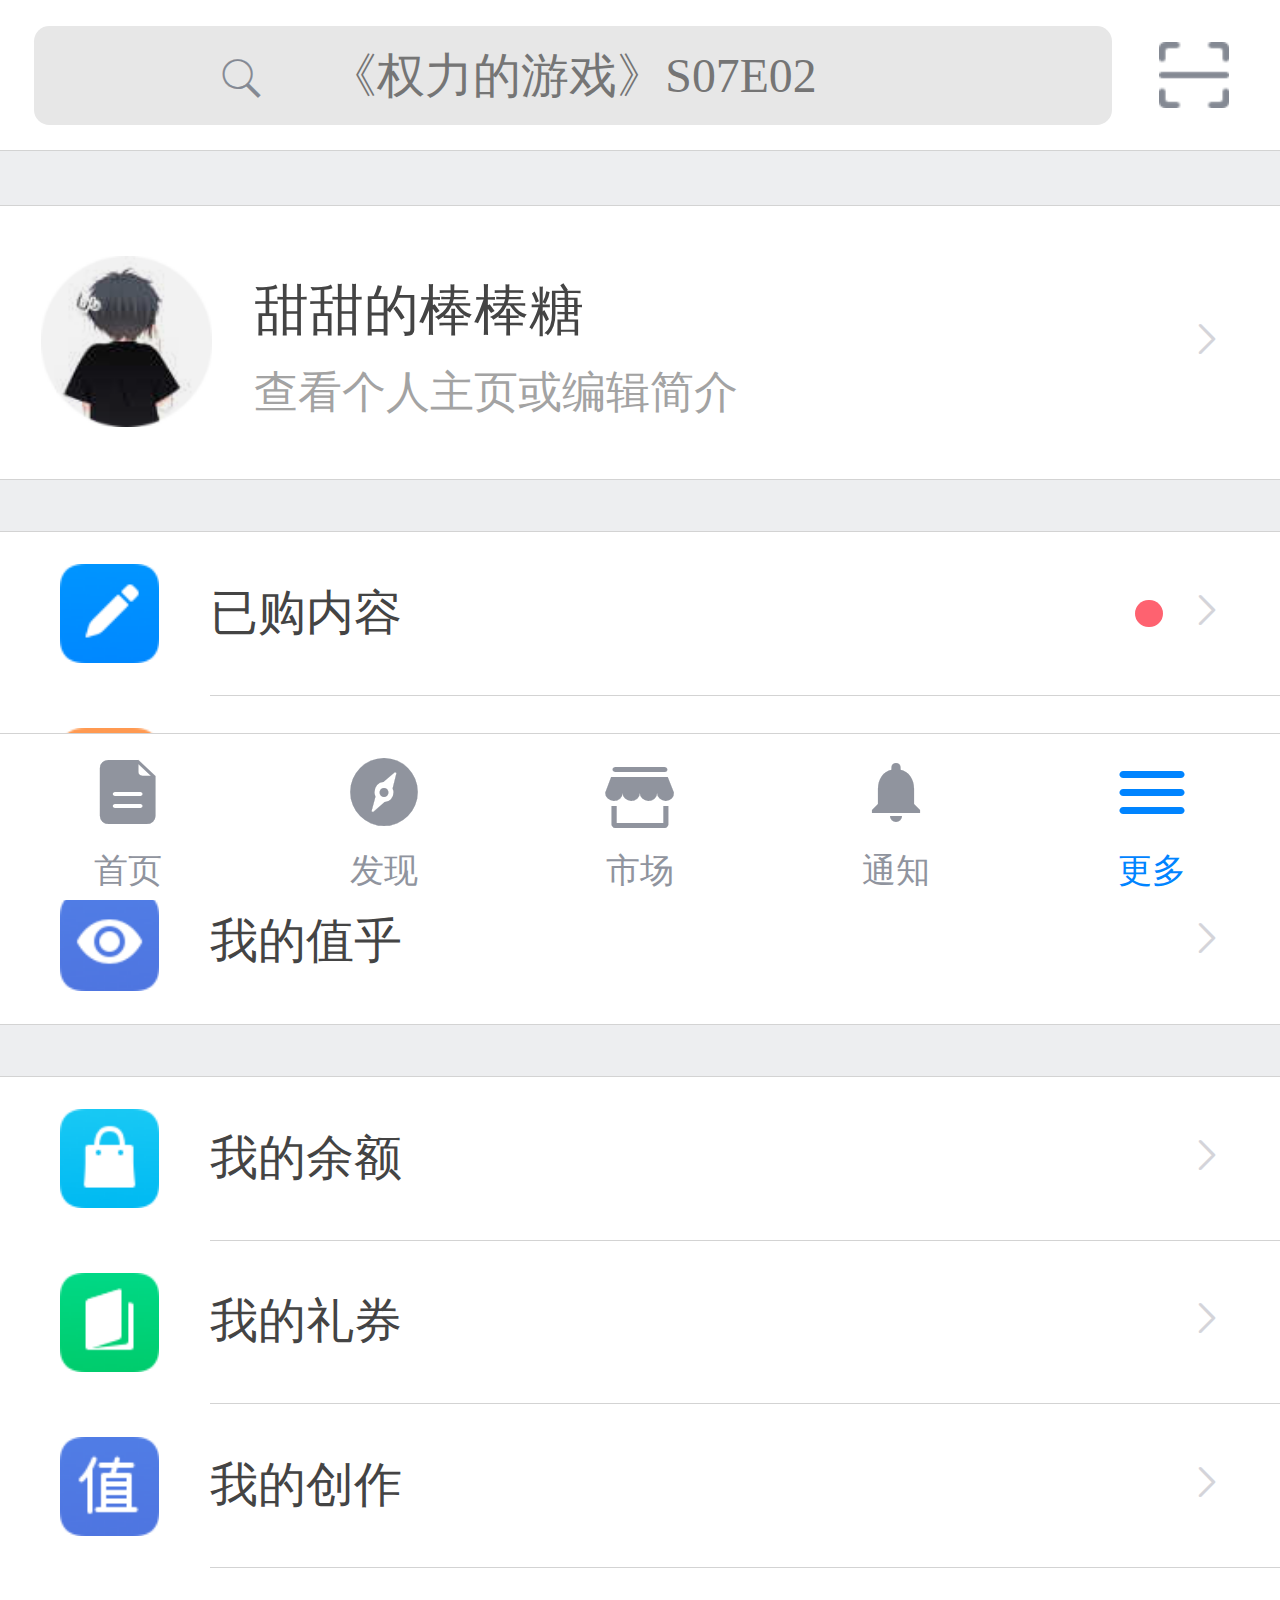
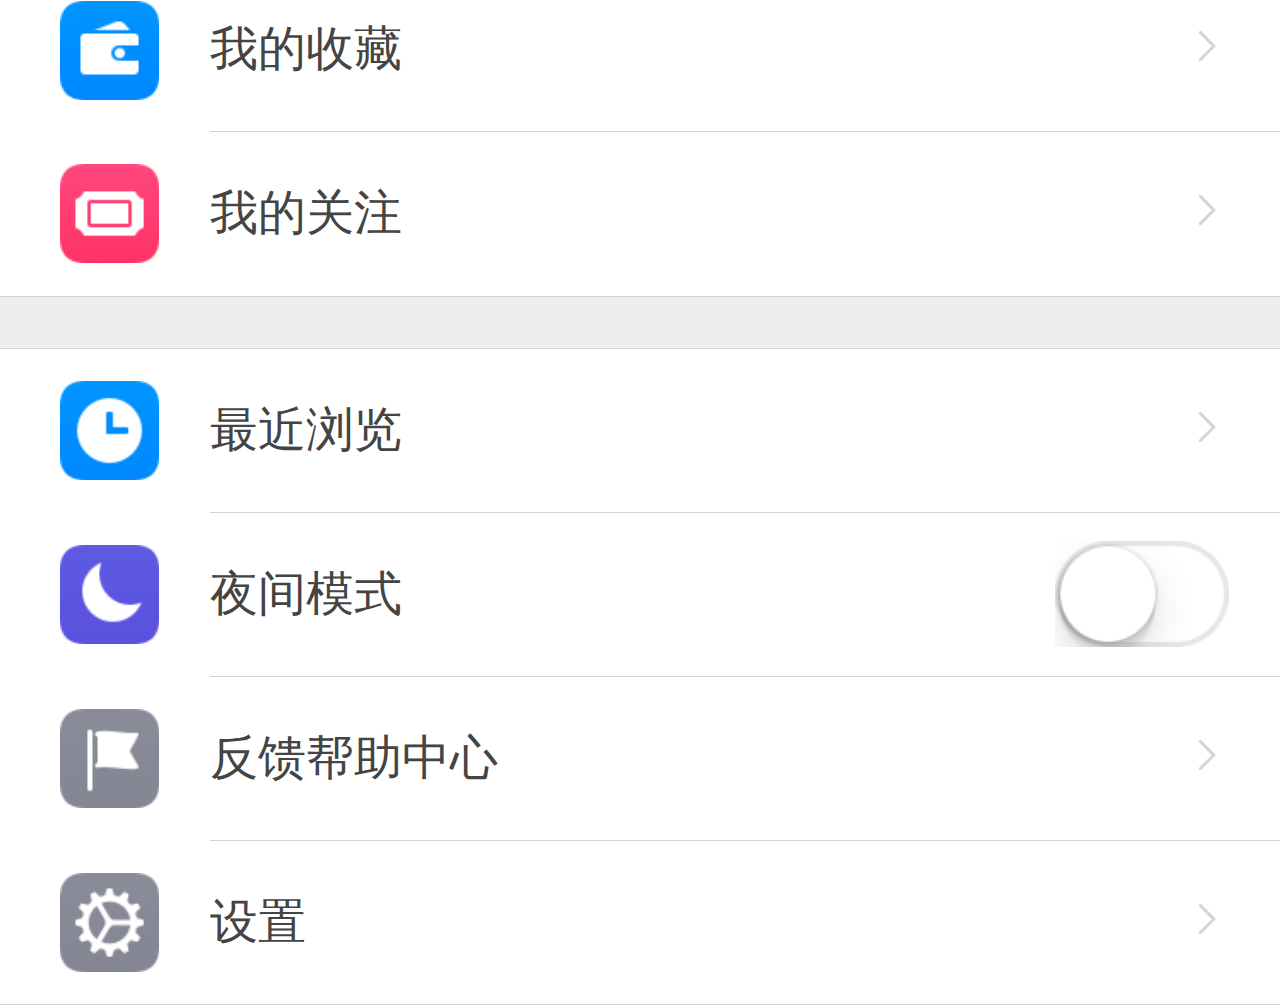
<file: html/more.html>
<!doctype html>
<html>
<head>
    <meta charset="utf-8">
    <meta name="viewport" content="width=device-width, user-scalable=no, initial-scale=1.0, maximum-scale=1.0, minimum-scale=1.0">

    <title>更多</title>
    <link href="../css/public.css" rel="stylesheet" type="text/css">
    <link href="../css/more.css" rel="stylesheet" type="text/css">
</head>
<body>
<header>
    <div id="header_box">
        <i class="iconfont search">&#xe62c;</i>
        <input type="text" placeholder="《权力的游戏》S07E02" />
    </div>
    <i class="iconfont"><a href="notify.html"><img src="../images/qr.png"/></a></i>
</header>
<section id="person">
    <div class="personal clear">
        <img src="../images/photo.png"/>
        <p>
            甜甜的棒棒糖<br/>
            <span>查看个人主页或编辑简介</span>
        </p>

    </div>
    <i class="iconfont">&#xe649;</i>
</section>
<div class="box">
    <div class="menu">
        <div class="menu_l"><img src="../images/mine1.png"/></div>
        <div class="menu_r">
            <h3>已购内容</h3>
            <i class="iconfont"><b></b>&nbsp;&nbsp;&#xe649;</i>
        </div>
    </div>
    <div class="menu">
        <div class="menu_l"><img src="../images/mine2.png"/></div>
        <div class="menu_r">
            <h3>我的书架</h3>
            <i class="iconfont"><b></b>&nbsp;&nbsp;&#xe649;</i>
        </div>
    </div>
    <div class="menu">
        <div class="menu_l"><img src="../images/mine3.png"/></div>
        <div class="menu_r hide">
            <h3>我的值乎</h3>
            <i class="iconfont">&#xe649;</i>
        </div>
    </div>
</div>
<div class="box">
    <div class="menu">
        <div class="menu_l"><img src="../images/mine4.png"/></div>
        <div class="menu_r">
            <h3>我的余额</h3>
            <i class="iconfont">&#xe649;</i>
        </div>
    </div>
    <div class="menu">
        <div class="menu_l"><img src="../images/mine5.png"/></div>
        <div class="menu_r">
            <h3>我的礼券</h3>
            <i class="iconfont">&#xe649;</i>
        </div>
    </div>
    <div class="menu">
        <div class="menu_l"><img src="../images/mine6.png"/></div>
        <div class="menu_r">
            <h3>我的创作</h3>
            <i class="iconfont">&#xe649;</i>
        </div>
    </div>
    <div class="menu">
        <div class="menu_l"><img src="../images/mine7.png"/></div>
        <div class="menu_r">
            <h3>我的收藏</h3>
            <i class="iconfont">&#xe649;</i>
        </div>
    </div>
    <div class="menu">
        <div class="menu_l"><img src="../images/mine8.png"/></div>
        <div class="menu_r hide">
            <h3>我的关注</h3>
            <i class="iconfont">&#xe649;</i>
        </div>
    </div>
</div>
<div class="box te">
    <div class="menu">
        <div class="menu_l"><img src="../images/mine9.png"/></div>
        <div class="menu_r">
            <h3>最近浏览</h3>
            <i class="iconfont">&#xe649;</i>
        </div>
    </div>
    <div class="menu">
        <div class="menu_l"><img src="../images/mine10.png"/></div>
        <div class="menu_r">
            <h3>夜间模式</h3>
            <i class="iconfont"><img src="../images/night.png"/> </i>
        </div>
    </div>
    <div class="menu">
        <div class="menu_l"><img src="../images/mine11.png"/></div>
        <div class="menu_r">
            <h3>反馈帮助中心</h3>
            <i class="iconfont">&#xe649;</i>
        </div>
    </div>
    <div class="menu">
        <div class="menu_l"><img src="../images/mine12.png"/></div>
        <div class="menu_r hide">
            <h3>设置</h3>
            <i class="iconfont">&#xe649;</i>
        </div>
    </div>
</div>
<footer>
    <a href="../index.html"><i class="iconfont">&#xe60c;</i><span>首页</span></a>
    <a href="discovery.html"><i class="iconfont">&#xe503;</i><span>发现</span></a>
    <a href="market.html"><i class="iconfont">&#xe62d;</i><span>市场</span></a>
    <a href="notify.html"><i class="iconfont">&#xe6c6;</i><span>通知</span></a>
    <a href="more.html" class="act"><i class="iconfont">&#xe6e4;</i><span>更多</span></a>
</footer>
</body>
</html>
<script src="../js/common.js"></script>
</file>
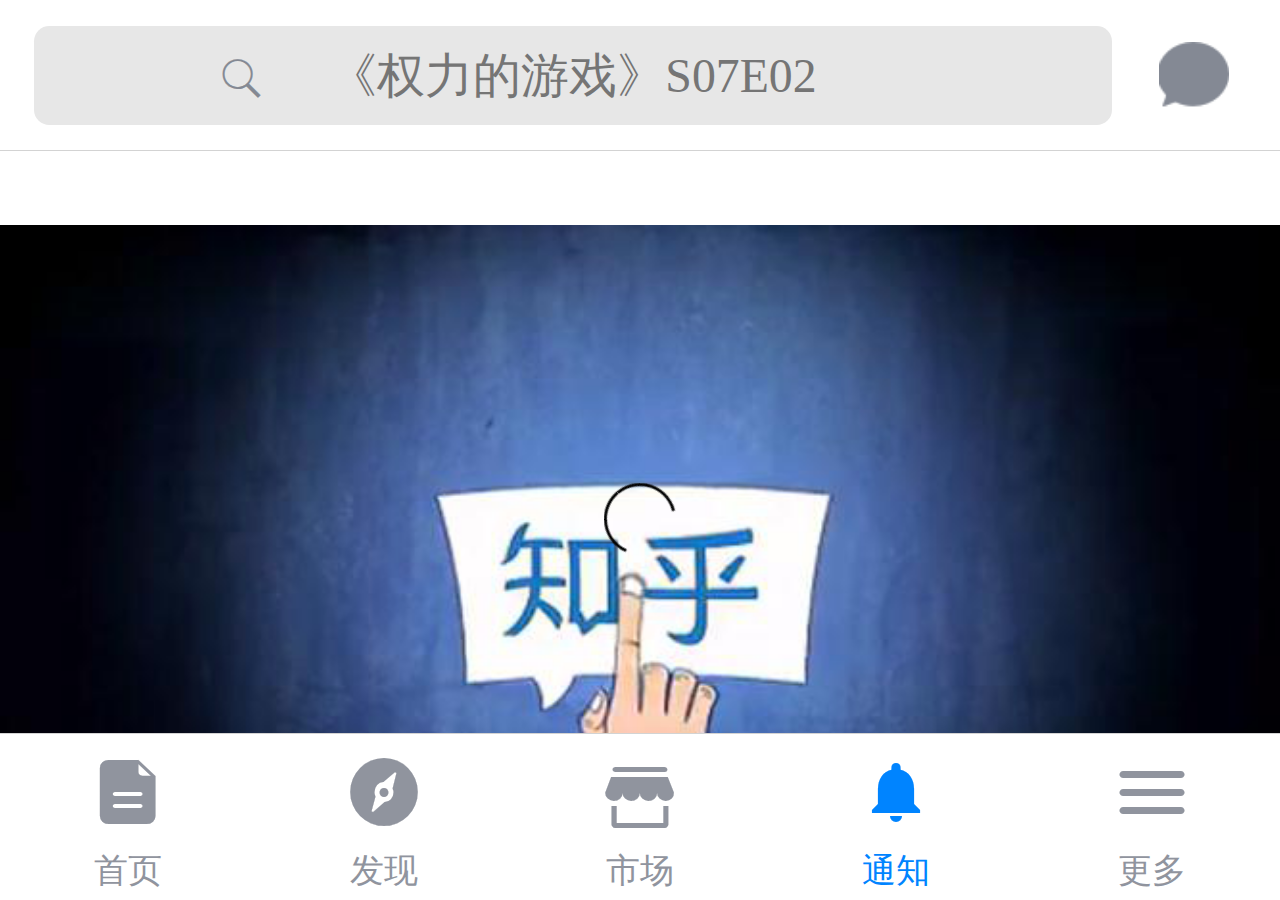
<file: html/notify.html>
<!doctype html>
<html>
<head>
    <meta charset="utf-8">
    <meta name="viewport" content="width=device-width, user-scalable=no, initial-scale=1.0, maximum-scale=1.0, minimum-scale=1.0">

    <title>了解知乎</title>
    <link href="../css/public.css" rel="stylesheet" type="text/css">
    <link href="../css/notify.css" rel="stylesheet" type="text/css">
</head>
<body>
<header>
    <div id="header_box">
        <i class="iconfont search">&#xe62c;</i>
        <input type="text" placeholder="《权力的游戏》S07E02" />
    </div>
    <i class="iconfont"><a href="notify.html"><img src="../images/market1.png"/></a></i>
</header>
<video id="video" src="../video/Trailer.mp4" webkit-playsinline="true" x-webkit-airplay="true"  type="video/mp4" preload="none" x5-video-player-type="h5" x5-video-player-fullscreen="true"  controls="" poster="../images/banner.png"></video>

<footer>
    <a href="../index.html"><i class="iconfont">&#xe60c;</i><span>首页</span></a>
    <a href="discovery.html"><i class="iconfont">&#xe503;</i><span>发现</span></a>
    <a href="market.html"><i class="iconfont">&#xe62d;</i><span>市场</span></a>
    <a href="notify.html" class="act"><i class="iconfont">&#xe6c6;</i><span>通知</span></a>
    <a href="more.html"><i class="iconfont">&#xe6e4;</i><span>更多</span></a>
</footer>
</body>
</html>
<script src="../js/common.js"></script>
<script>
    (function(){
        video.width = document.documentElement.clientWidth;
        //video.play();
        var vdplay = document.querySelector("#video");
        vdplay.addEventListener("touchstart",function(){
            if(video.paused){
                video.play();
            }else{
                video.pause();
            }
        })
    })()

</script>
</file>
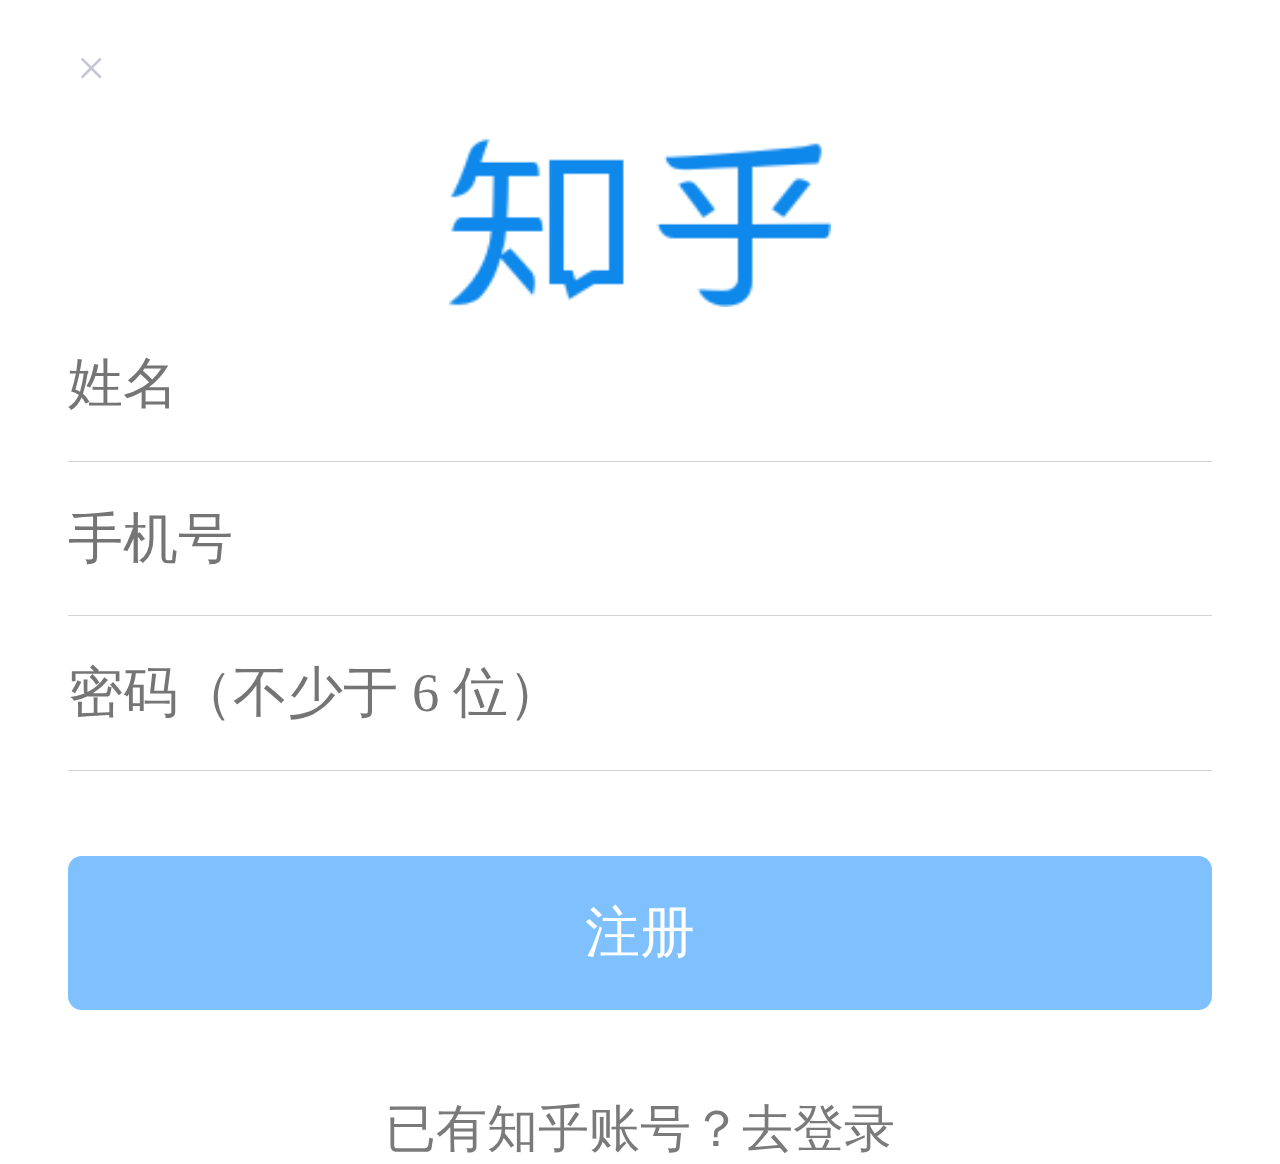
<file: html/register.html>
<!doctype html>
<html>
<head>
    <meta charset="utf-8">
    <meta name="viewport" content="width=device-width, user-scalable=no, initial-scale=1.0, maximum-scale=1.0, minimum-scale=1.0">

    <title>注册</title>
    <link href="../css/public.css" rel="stylesheet" type="text/css">
    <link href="../css/register.css" rel="stylesheet" type="text/css">
</head>
<body>
<section>
    <div class="close">×</div>
    <div class="logo"><img src="../images/logo.png"/></div>
    <input type="text" placeholder="姓名">
    <input type="text" placeholder="手机号">
    <input type="password" placeholder="密码（不少于 6 位）">
    <input id="register" type="button" value="注册">
    <a href="login.html">已有知乎账号？去登录</a>
</section>
</body>
</html>
<script src="../js/common.js"></script>
<script src="../js/jquery-1.8.3.min.js"></script>
<script>
    //点击登录按钮跳转首页
    $("#register").on("touchstart", function(e) {
        location.href="login.html";
    });
</script>
</file>
<file: css/public.css>
@charset "utf-8";
/* CSS Document */
body,ol,ul,h1,h2,h3,h4,h5,h6,p,th,td,dl,dd,form,fieldset,legend,input,textarea,select,td{margin:0;padding:0;}
body{font:12px  "宋体"; word-wrap:break-word;}
a,u,s,del{color:#666;text-decoration:none} 
fieldset ,a img,.bor0 {border:0;}
i,em,b{font-style:normal;font-weight:100;}
li{list-style:none}
img{vertical-align:middle;display:block;border:none;}
table{border-collapse:collapse;}/*细线边框*/


.ind2{text-indent:2em} 
/*溢出隐藏出现省略号*/
.over{white-space:nowrap;overflow:hidden;text-overflow:ellipsis;}

/*让图片垂直对齐方式*/
.valign{text-align:center;}
.valign:after{content:"";display:inline-block;width:0;height:100%;
vertical-align:middle;}/*给valign添加个子元素对齐图片*/
.valign img{vertical-align:middle;}

/*万能清除浮动法*/
.clear{zoom:1;}
.clear:after{content:"";clear:both;display:block;}
</file>
<file: css/style.css>
/* CSS Document */
body, html {
  height: 100%;
  background: #edeef0; }

@font-face {
  font-family: 'iconfont';
  src: url("../font/iconfont.eot");
  src: url("../font/iconfont.eot?#iefix") format("embedded-opentype"), url("../font/iconfont.woff") format("woff"), url("../font/iconfont.ttf") format("truetype"), url("../font/iconfont.svg#iconfont") format("svg"); }
.iconfont {
  font-family: "iconfont" !important;
  font-size: 16px;
  font-style: normal;
  -webkit-font-smoothing: antialiased;
  -webkit-text-stroke-width: 0.2px;
  -moz-osx-font-smoothing: grayscale; }

header {
  position: fixed;
  left: 0;
  top: 0;
  width: 100%;
  height: 0.44rem;
  background: #fff;
  display: flex;
  justify-content: space-between;
  border-bottom: 1px solid #d3d3d3;
  align-items: center; }
  header #header_box {
    position: relative;
    width: 100%;
    height: 100%; }
    header #header_box .search {
      z-index: 5;
      position: absolute;
      left: 19%;
      top: 0.09rem;
      font: 0.125rem/0.29rem "";
      color: #848993; }
  header input {
    position: absolute;
    left: 0;
    top: 0;
    border: none;
    margin: 0.075rem 0.1rem;
    width: 93%;
    height: 0.29rem;
    text-align: center;
    font: 0.14rem/0.29rem "";
    color: #9b9b9b;
    border-radius: 0.045rem;
    background: #e7e7e7; }
  header i {
    padding-right: 0.15rem;
    font: 0.21rem/0.29rem "";
    color: #848993; }
    header i img {
      width: 0.205rem;
      height: 0.195rem; }

.question {
  background: #fff;
  display: flex;
  justify-content: space-between;
  text-align: center;
  margin-top: 0.44rem;
  margin-bottom: 0.1rem; }
  .question li {
    flex: 1;
    margin: 0.08rem 0;
    font: 0.16rem/0.18rem "";
    color: #848994;
    border-left: 1px solid #e7e7e7;
    border-right: 1px solid #e7e7e7; }
    .question li img {
      display: inline-block;
      width: 0.155rem;
      height: 0.16rem;
      margin-right: 0.08rem; }

.menu {
  background: #fff;
  padding-bottom: 0.05rem;
  padding-top: 0.1rem;
  border-top: 1px solid #e7e7e7;
  margin-bottom: 0.1rem; }
  .menu .top {
    display: flex;
    justify-content: space-between;
    padding-left: 0.1rem;
    padding-right: 0.2rem;
    padding-bottom: 0.045rem; }
    .menu .top img {
      width: 0.2rem;
      height: 0.2rem;
      display: inline-block; }
    .menu .top span {
      font: 0.13rem/0.3rem "";
      color: #999; }
    .menu .top .close {
      font: 900 0.11rem/0.3rem "";
      color: #e7e7e7; }
  .menu h3 {
    font: 700 0.16rem/0.24rem "";
    color: #282828;
    padding-left: 0.1rem;
    padding-right: 0.2rem;
    padding-bottom: 0.045rem; }
  .menu .content {
    width: 100%;
    padding-top: 0.07rem;
    padding-bottom: 0.08rem; }
  .menu p {
    font: 0.15rem/0.22rem "";
    color: #464646;
    padding-left: 0.1rem;
    padding-right: 0.15rem; }
  .menu u {
    font: 0.13rem/0.33rem "";
    color: #999;
    padding-left: 0.1rem;
    padding-right: 0.2rem; }

.te {
  border-bottom: 1px solid #d8d8d8; }

#nav {
  background: #fff;
  width: 100%;
  border-top: 1px solid #edeef0; }
  #nav #nav_t {
    display: flex;
    justify-content: space-between; }
    #nav #nav_t .nav_t_l {
      font: 0.14rem/0.44rem "";
      color: #282828; }
      #nav #nav_t .nav_t_l b {
        font-weight: normal; }
      #nav #nav_t .nav_t_l img {
        width: 0.19rem;
        height: 0.19rem;
        display: inline-block;
        margin: 0.13rem 0.06rem 0.13rem 0.1rem; }
    #nav #nav_t .nav_t_r {
      font: 0.03rem/0.44rem "";
      color: #b7b7b7;
      margin-right: 0.115rem; }
  #nav #nav_b {
    margin-bottom: 0.1rem; }
    #nav #nav_b #swiper-container2 .swiper-slide {
      line-height: 2 !important;
      color: #666 !important;
      font-size: 14px !important;
      background: #fff !important; }
    #nav #nav_b .questions {
      padding: 0.13rem 0;
      text-align: center;
      margin-left: 0.1rem; }
      #nav #nav_b .questions li {
        margin-right: 0.1rem;
        padding: 0.14rem 0.18rem 0.24rem 0.18rem;
        text-align: center;
        border: 1px solid #e7e7e7;
        border-radius: 0.03rem;
        display: flex;
        flex-direction: column; }
        #nav #nav_b .questions li .close_li {
          text-align: right; }
        #nav #nav_b .questions li img {
          width: 0.6rem;
          height: 0.6rem;
          margin: 0 auto;
          margin-bottom: 0.07rem; }
        #nav #nav_b .questions li p {
          font: 0.14rem/0.17rem "";
          color: #282828; }
        #nav #nav_b .questions li u {
          font: 0.12rem/0.26rem "";
          color: #9b9b9b; }
        #nav #nav_b .questions li span {
          font: 0.12rem/0.26rem "";
          color: #0084ff;
          height: 0.26rem;
          margin: 0.09rem 0;
          border: 0.01rem solid #0084ff;
          border-radius: 0.03rem; }

.last {
  margin-bottom: 0.59rem; }

.load {
  margin-top: -0.1rem;
  width: 100%;
  height: 0.33rem;
  background: #fff;
  display: flex;
  justify-content: center; }
  .load img {
    width: 0.33rem;
    height: 100%; }

.hide {
  display: none; }

footer {
  background: #fff;
  position: fixed;
  bottom: 0;
  left: 0;
  width: 100%;
  border-top: 1px solid #d3d3d3;
  display: flex;
  padding-top: 0.045rem; }
  footer a {
    color: #90949e;
    width: 20%;
    text-align: center; }
    footer a i.iconfont {
      font: 0.21rem/0.27rem "";
      display: block; }
    footer a span {
      font: 0.1rem/0.17rem ""; }
  footer a:hover {
    color: #0084ff; }
  footer a.act {
    color: #0084ff; }

/*# sourceMappingURL=style.css.map */
</file>
<file: font/iconfont.css>
@font-face {font-family: "iconfont";
  src: url('iconfont.eot?t=1500996442573'); /* IE9*/
  src: url('iconfont.eot?t=1500996442573#iefix') format('embedded-opentype'), /* IE6-IE8 */
  url('iconfont.woff?t=1500996442573') format('woff'), /* chrome, firefox */
  url('iconfont.ttf?t=1500996442573') format('truetype'), /* chrome, firefox, opera, Safari, Android, iOS 4.2+*/
  url('iconfont.svg?t=1500996442573#iconfont') format('svg'); /* iOS 4.1- */
}

.iconfont {
  font-family:"iconfont" !important;
  font-size:16px;
  font-style:normal;
  -webkit-font-smoothing: antialiased;
  -moz-osx-font-smoothing: grayscale;
}

.icon-108:before { content: "\e62d"; }

.icon-qr-code:before { content: "\e61c"; }

.icon-close:before { content: "\e612"; }

.icon-icon:before { content: "\e649"; }

.icon-sousuo:before { content: "\e62c"; }

.icon-caidan-shouye:before { content: "\e60c"; }

.icon-shouye-01:before { content: "\e60d"; }

.icon-ic_notifications_px:before { content: "\e6c6"; }

.icon-faxian1:before { content: "\e503"; }

.icon-sanheng:before { content: "\e6e4"; }
</file>
<file: css/detail.css>
/* CSS Document */
body, html {
  height: 100%;
  background: #edeef0; }

@font-face {
  font-family: 'iconfont';
  src: url("../font/iconfont.eot");
  src: url("../font/iconfont.eot?#iefix") format("embedded-opentype"), url("../font/iconfont.woff") format("woff"), url("../font/iconfont.ttf") format("truetype"), url("../font/iconfont.svg#iconfont") format("svg"); }
.iconfont {
  font-family: "iconfont" !important;
  font-size: 16px;
  font-style: normal;
  -webkit-font-smoothing: antialiased;
  -webkit-text-stroke-width: 0.2px;
  -moz-osx-font-smoothing: grayscale; }

header {
  z-index: 10;
  position: fixed;
  left: 0;
  top: 0;
  width: 100%;
  height: 0.44rem;
  background: #fff;
  display: flex;
  justify-content: space-between;
  border-bottom: 1px solid #d3d3d3;
  align-items: center; }
  header .back {
    padding-left: 0.15rem;
    padding-right: 0; }
  header #header_box {
    position: relative;
    width: 100%;
    height: 100%; }
    header #header_box .search {
      z-index: 5;
      position: absolute;
      left: 25%;
      top: 0.09rem;
      font: 0.125rem/0.29rem "";
      color: #848993; }
  header input {
    position: absolute;
    left: 0;
    top: 0;
    border: none;
    margin: 0.075rem 0.1rem;
    width: 93%;
    height: 0.29rem;
    text-align: center;
    font: 0.14rem/0.29rem "";
    color: #9b9b9b;
    border-radius: 0.045rem;
    background: #e7e7e7; }
  header i {
    padding-right: 0.15rem;
    font: 0.21rem/0.29rem "";
    color: #848993; }
    header i img {
      width: 0.205rem;
      height: 0.195rem; }

#topic {
  margin-top: 0.44rem;
  margin-bottom: 0.075rem;
  background: #fff;
  color: #282828;
  font: 700 0.17rem/0.51rem "";
  text-align: center; }

.top {
  border-bottom: 1px solid #d3d3d3;
  background: #fff;
  display: flex;
  justify-content: space-between;
  padding-left: 0.1rem;
  padding-right: 0.2rem;
  padding-bottom: 0.045rem;
  padding-top: 0.045rem; }
  .top .top_l {
    display: flex;
    justify-content: center; }
    .top .top_l img {
      padding-top: 0.045rem;
      padding-right: 0.1rem;
      width: 0.34rem;
      height: 0.34rem;
      display: inline-block; }
    .top .top_l h3 {
      font: 0.14rem/0.22rem "";
      color: #4c566c;
      display: inline-block; }
      .top .top_l h3 span {
        font: 0.13rem/0.13rem "";
        color: #999; }
  .top .top_r {
    margin-top: 0.06rem;
    display: inline-block;
    width: 0.68rem;
    height: 0.28rem;
    text-align: center;
    font: 0.13rem/0.28rem "";
    color: #0084ff;
    border-radius: 0.045rem;
    border: 0.01rem solid #0084ff; }

.content {
  background: #fff;
  padding-left: 0.17rem;
  padding-right: 0.29rem;
  font: 0.16rem/0.25rem "";
  color: #464646; }
  .content p {
    padding-bottom: .49rem; }
  .content p.first {
    padding-top: .24rem;
    padding-bottom: .27rem; }
  .content p.p_last {
    padding-bottom: .4rem; }
  .content span {
    font: 0.16rem/0.25rem "";
    color: #979d9f;
    display: block;
    text-align: right; }
  .content span.second {
    padding-bottom: 0.84rem; }

footer {
  background: #fff;
  position: fixed;
  bottom: 0;
  left: 0;
  width: 100%;
  border-top: 1px solid #d3d3d3;
  display: flex;
  padding-top: 0.045rem; }
  footer a {
    color: #90949e;
    width: 25%;
    text-align: center; }
    footer a i {
      font: 0.21rem/0.27rem "";
      display: block; }
      footer a i img {
        width: 0.21rem;
        height: 0.21rem;
        display: inline-block; }
    footer a span {
      font: 0.1rem/0.17rem ""; }

/*# sourceMappingURL=detail.css.map */
</file>
<file: css/discovery.css>
/* CSS Document */
body, html {
  height: 100%;
  background: #edeef0; }

@font-face {
  font-family: 'iconfont';
  src: url("../font/iconfont.eot");
  src: url("../font/iconfont.eot?#iefix") format("embedded-opentype"), url("../font/iconfont.woff") format("woff"), url("../font/iconfont.ttf") format("truetype"), url("../font/iconfont.svg#iconfont") format("svg"); }
.iconfont {
  font-family: "iconfont" !important;
  font-size: 16px;
  font-style: normal;
  -webkit-font-smoothing: antialiased;
  -webkit-text-stroke-width: 0.2px;
  -moz-osx-font-smoothing: grayscale; }

header {
  z-index: 10;
  position: fixed;
  left: 0;
  top: 0;
  width: 100%;
  height: 0.44rem;
  background: #fff;
  display: flex;
  justify-content: space-between;
  border-bottom: 1px solid #d3d3d3;
  align-items: center; }
  header #header_box {
    position: relative;
    width: 100%;
    height: 100%; }
    header #header_box .search {
      z-index: 5;
      position: absolute;
      left: 19%;
      top: 0.09rem;
      font: 0.125rem/0.29rem "";
      color: #848993; }
  header input {
    position: absolute;
    left: 0;
    top: 0;
    border: none;
    margin: 0.075rem 0.1rem;
    width: 93%;
    height: 0.29rem;
    text-align: center;
    font: 0.14rem/0.29rem "";
    color: #9b9b9b;
    border-radius: 0.045rem;
    background: #e7e7e7; }
  header i {
    padding-right: 0.15rem;
    font: 0.21rem/0.29rem "";
    color: #848993; }
    header i img {
      width: 0.205rem;
      height: 0.195rem; }

#banner {
  width: 100%;
  margin-top: 0.44rem; }
  #banner #swiper-container {
    width: 100%;
    overflow: hidden; }
    #banner #swiper-container img {
      width: 100%; }
  #banner .banner_nav {
    background: #fff;
    display: flex;
    justify-content: space-between;
    align-items: center;
    text-align: center;
    margin-bottom: 0.08rem; }
    #banner .banner_nav li {
      font: 0.13rem/0.28rem "";
      color: #282828;
      flex: 1;
      padding-bottom: 0.055rem;
      border-bottom: 1px solid #e7e7e7; }
      #banner .banner_nav li img {
        width: 0.4rem;
        height: 0.4rem;
        margin: 0 auto;
        margin-top: 0.14rem; }

.hot_topic {
  border-top: 1px solid #d8d8d8;
  border-bottom: 1px solid #d8d8d8;
  background: #fff;
  margin-bottom: 0.1rem; }
  .hot_topic .hot_topic_t {
    margin-left: 0.1rem;
    align-items: center;
    flex: 1;
    padding: 0.095rem 0;
    display: flex;
    justify-content: space-between;
    border-bottom: 1px solid #d3d3d3; }
    .hot_topic .hot_topic_t h3 {
      font: 700 0.13rem/0.42rem "";
      color: #282828; }
      .hot_topic .hot_topic_t h3 img {
        width: 0.105rem;
        height: 0.13rem;
        display: inline-block;
        padding-left: 0.02rem;
        padding-right: 0.09rem; }
    .hot_topic .hot_topic_t i.iconfont {
      color: #969696;
      padding-right: 0.16rem;
      font: 0.11rem/0.42rem ""; }
  .hot_topic .swiper-wrapper {
    display: flex;
    justify-content: space-between; }
  .hot_topic .hot_topic_b_t #swiper-container2 .swiper-slide {
    line-height: 2 !important;
    color: #666 !important;
    font-size: 14px !important;
    background: #fff !important; }
  .hot_topic .hot_topic_b {
    padding: 0.13rem 0;
    display: flex;
    justify-content: center; }
    .hot_topic .hot_topic_b li {
      margin-left: 0.08rem;
      align-items: center;
      display: flex;
      justify-content: space-between;
      border: 1px solid #e7e7e7;
      border-radius: 0.03rem; }
      .hot_topic .hot_topic_b li img {
        width: 0.635rem;
        height: 0.63rem;
        display: inline-block; }
      .hot_topic .hot_topic_b li p {
        font: 700 0.13rem/0.18rem "";
        color: #464646;
        padding: 0 0.1rem; }
        .hot_topic .hot_topic_b li p span {
          font: 700 0.115rem/0.18rem "";
          color: #999; }

.hot_content {
  border-top: 1px solid #d8d8d8;
  background: #fff;
  margin-bottom: 0.1rem; }
  .hot_content .hot_content_t {
    margin-left: 0.1rem;
    align-items: center;
    flex: 1;
    padding: 0.095rem 0;
    display: flex;
    justify-content: space-between;
    border-bottom: 1px solid #d3d3d3; }
    .hot_content .hot_content_t h3 {
      font: 700 0.13rem/0.42rem "";
      color: #282828; }
      .hot_content .hot_content_t h3 img {
        width: 0.105rem;
        height: 0.13rem;
        display: inline-block;
        padding-left: 0.02rem;
        padding-right: 0.09rem; }
  .hot_content .hot_content_b .menu {
    background: #fff;
    padding-bottom: 0.05rem;
    padding-top: 0.1rem;
    margin-bottom: 0.1rem; }
    .hot_content .hot_content_b .menu .top {
      display: flex;
      justify-content: space-between;
      padding-left: 0.1rem;
      padding-right: 0.2rem;
      padding-bottom: 0.045rem; }
      .hot_content .hot_content_b .menu .top img {
        width: 0.2rem;
        height: 0.2rem;
        display: inline-block; }
      .hot_content .hot_content_b .menu .top span {
        font: 0.13rem/0.3rem "";
        color: #999; }
      .hot_content .hot_content_b .menu .top .close {
        font: 900 0.11rem/0.3rem "";
        color: #e7e7e7; }
    .hot_content .hot_content_b .menu h3 {
      font: 700 0.16rem/0.24rem "";
      color: #282828;
      padding-left: 0.1rem;
      padding-right: 0.2rem;
      padding-bottom: 0.045rem; }
    .hot_content .hot_content_b .menu .content {
      width: 100%;
      padding-top: 0.07rem;
      padding-bottom: 0.08rem; }
    .hot_content .hot_content_b .menu p {
      font: 0.15rem/0.22rem "";
      color: #464646;
      padding-left: 0.1rem;
      padding-right: 0.15rem; }
    .hot_content .hot_content_b .menu u {
      font: 0.13rem/0.33rem "";
      color: #999;
      padding-left: 0.1rem;
      padding-right: 0.2rem; }

.hot_menu {
  background: #fff;
  padding-bottom: 0.05rem;
  padding-top: 0.1rem;
  border-top: 1px solid #e7e7e7;
  margin-bottom: 0.1rem; }
  .hot_menu .top {
    display: flex;
    justify-content: space-between;
    padding-left: 0.1rem;
    padding-right: 0.2rem;
    padding-bottom: 0.045rem; }
    .hot_menu .top img {
      width: 0.2rem;
      height: 0.2rem;
      display: inline-block; }
    .hot_menu .top span {
      font: 0.13rem/0.3rem "";
      color: #999; }
    .hot_menu .top .close {
      font: 900 0.11rem/0.3rem "";
      color: #adadbc; }
  .hot_menu h3 {
    font: 700 0.16rem/0.24rem "";
    color: #282828;
    padding-left: 0.1rem;
    padding-right: 0.2rem;
    padding-bottom: 0.045rem; }
  .hot_menu .content {
    width: 100%;
    padding-top: 0.07rem;
    padding-bottom: 0.08rem; }
  .hot_menu p {
    font: 0.15rem/0.22rem "";
    color: #464646;
    padding-left: 0.1rem;
    padding-right: 0.15rem; }
  .hot_menu u {
    font: 0.13rem/0.33rem "";
    color: #999;
    padding-left: 0.1rem;
    padding-right: 0.2rem; }

.last {
  margin-bottom: 0.59rem; }

footer {
  background: #fff;
  position: fixed;
  bottom: 0;
  left: 0;
  width: 100%;
  border-top: 1px solid #d3d3d3;
  display: flex;
  padding-top: 0.045rem; }
  footer a {
    color: #90949e;
    width: 20%;
    text-align: center; }
    footer a i.iconfont {
      font: 0.21rem/0.27rem "";
      display: block; }
    footer a span {
      font: 0.1rem/0.17rem ""; }
  footer a:hover {
    color: #0084ff; }
  footer a.act {
    color: #0084ff; }

/*# sourceMappingURL=discovery.css.map */
</file>
<file: css/login.css>
/* CSS Document */
body, html {
  height: 100%; }

section {
  width: 100%;
  display: flex;
  flex-direction: column; }
  section .close {
    font: 0.15rem/0.4rem "";
    color: #c5c5da;
    padding-left: 0.225rem; }
  section .logo {
    height: 0.5rem;
    display: flex;
    justify-content: center;
    padding-bottom: 0.63rem; }
    section .logo img {
      width: 1.12rem; }
  section input {
    border: none;
    border-bottom: 1px solid #d3d3d3;
    font: 0.16rem/0.45rem "";
    color: #d8d8d8;
    margin: 0 0.2rem; }
  section input[type="button"] {
    background: #7fc1ff;
    color: #fff;
    border: none;
    border-radius: 0.04rem;
    margin-top: 0.25rem;
    margin-bottom: 0.25rem; }
  section a {
    font-size: 0.15rem;
    color: #7a7a7a;
    text-align: center; }

footer {
  width: 100%;
  position: fixed;
  top: 85%; }
  footer .social {
    display: flex;
    margin: 0 0.2rem;
    font: 0.14rem/0.66rem "";
    color: #7a7a7a;
    justify-content: space-between; }
    footer .social .line {
      width: 30%;
      border-bottom: 1px solid #d3d3d3;
      height: 0.005rem;
      margin-top: 0.3rem; }
    footer .social a {
      font: 0.14rem/0.66rem "";
      color: #7a7a7a; }
  footer #third {
    width: 100%;
    text-align: center;
    display: none; }
    footer #third .first {
      width: 0.2rem;
      height: 0.2rem;
      display: inline-block; }

/*# sourceMappingURL=login.css.map */
</file>
<file: css/market.css>
/* CSS Document */
body, html {
  height: 100%;
  background: #edeef0; }

@font-face {
  font-family: 'iconfont';
  src: url("../font/iconfont.eot");
  src: url("../font/iconfont.eot?#iefix") format("embedded-opentype"), url("../font/iconfont.woff") format("woff"), url("../font/iconfont.ttf") format("truetype"), url("../font/iconfont.svg#iconfont") format("svg"); }
.iconfont {
  font-family: "iconfont" !important;
  font-size: 16px;
  font-style: normal;
  -webkit-font-smoothing: antialiased;
  -webkit-text-stroke-width: 0.2px;
  -moz-osx-font-smoothing: grayscale; }

header {
  z-index: 10;
  position: fixed;
  left: 0;
  top: 0;
  width: 100%;
  height: 0.44rem;
  background: #fff;
  display: flex;
  justify-content: space-between;
  border-bottom: 1px solid #d3d3d3;
  align-items: center; }
  header #header_box {
    position: relative;
    width: 100%;
    height: 100%; }
    header #header_box .search {
      z-index: 5;
      position: absolute;
      left: 19%;
      top: 0.09rem;
      font: 0.125rem/0.29rem "";
      color: #848993; }
  header input {
    position: absolute;
    left: 0;
    top: 0;
    border: none;
    margin: 0.075rem 0.1rem;
    width: 93%;
    height: 0.29rem;
    text-align: center;
    font: 0.14rem/0.29rem "";
    color: #9b9b9b;
    border-radius: 0.045rem;
    background: #e7e7e7; }
  header i {
    padding-right: 0.15rem;
    font: 0.21rem/0.29rem "";
    color: #848993; }
    header i img {
      width: 0.205rem;
      height: 0.195rem; }

#banner {
  width: 100%;
  height: 1.56rem;
  margin-top: 0.66rem;
  overflow: hidden; }
  #banner #swiper-container {
    width: 100%;
    overflow: hidden; }
    #banner #swiper-container img {
      width: 100%; }

#show {
  background: #fff;
  border-top: 1px solid #e7e7e7;
  display: flex;
  justify-content: space-between;
  padding: 0.15rem 0;
  width: 100%;
  margin-bottom: 0.1rem; }
  #show li {
    border-right: 1px solid #e7e7e7;
    padding-left: 0.29rem;
    flex: 0 0 25%; }
    #show li img {
      width: 0.19rem;
      height: 0.19rem;
      display: inline-block;
      padding-right: 0.07rem; }
    #show li span {
      font: 0.13rem/0.31rem "";
      color: #333; }
    #show li p {
      font: 0.12rem/0.25rem "";
      color: #646464;
      padding-bottom: 0.04rem;
      padding-right: 0.1rem; }
  #show li:last-child {
    border: none; }

#discount {
  margin-bottom: 0.1rem;
  background: #fff;
  width: 100%; }
  #discount #discount_t {
    display: flex;
    justify-content: space-between;
    padding-left: 0.26rem;
    padding-top: 0.115rem; }
    #discount #discount_t #discount_t_l h3 {
      font: 0.15rem/0.24rem "";
      color: #444; }
    #discount #discount_t #discount_t_l span {
      font: 0.11rem/0.17rem "";
      color: #999; }
    #discount #discount_t #discount_t_r {
      padding-right: 0.15rem;
      padding-top: 0.115rem;
      color: #999;
      text-align: center; }
      #discount #discount_t #discount_t_r b {
        font: 0.12rem/0.17rem ""; }
      #discount #discount_t #discount_t_r i {
        display: inline-block;
        width: 0.2rem;
        height: 0.17rem;
        background: #282828;
        border-radius: 0.02rem; }
        #discount #discount_t #discount_t_r i u {
          color: #fff;
          font: 0.09rem/0.17rem ""; }
  #discount #discount_b {
    margin-bottom: 0.1rem;
    width: 100%; }
    #discount #discount_b #swiper-container2 .swiper-slide {
      line-height: 2 !important;
      color: #666 !important;
      font-size: 14px !important;
      background: #fff !important;
      margin-left: 0.15rem; }
    #discount #discount_b .goods {
      padding: 0.13rem 0; }
      #discount #discount_b .goods li {
        padding: 0.14rem 0.18rem 0.24rem 0.18rem;
        text-align: center;
        border: 1px solid #e7e7e7;
        border-radius: 0.03rem;
        display: flex;
        flex-direction: column; }
        #discount #discount_b .goods li img {
          width: 0.755rem;
          height: 0.67rem;
          margin: 0 auto;
          margin-bottom: 0.095rem; }
        #discount #discount_b .goods li p {
          font: 0.13rem/0.2rem "";
          color: #282828; }
        #discount #discount_b .goods li span {
          font: 0.1rem/0.24rem "";
          color: #646464; }
        #discount #discount_b .goods li u {
          font: 0.1rem/0.2rem "";
          color: #ff3366; }
          #discount #discount_b .goods li u b {
            font: 0.1rem/0.2rem "";
            color: #999;
            text-decoration: line-through; }
    #discount #discount_b .sec li img {
      width: 0.605rem;
      height: 0.67rem; }

#all {
  background: #fff;
  margin-bottom: 0.1rem;
  display: flex;
  flex-wrap: wrap;
  justify-content: space-between; }
  #all li {
    flex: 0 0 49.6%;
    border-top: 1px solid #e7e7e7;
    border-left: 1px solid #e7e7e7;
    display: flex;
    justify-content: space-between; }
    #all li .all_l {
      font: 0.15rem/0.2rem "";
      color: #282828;
      margin-top: 0.2rem;
      margin-bottom: 0.03rem;
      margin-left: 0.16rem; }
      #all li .all_l span {
        font: 0.11rem/0.17rem "";
        color: #a7a7a7; }
    #all li .all_r {
      width: 0.4rem;
      height: 0.4rem;
      margin: 0.2rem 0.15rem; }
  #all li:nth-child(2) .all_r {
    width: 0.48rem;
    height: 0.47rem; }
  #all li:last-child .all_r {
    width: 0.4rem;
    height: 0.53rem; }

#like {
  background: #fff;
  width: 100%;
  margin-bottom: 0.49rem; }
  #like .like_t {
    font: 0.16rem/0.54rem "";
    color: #282828;
    display: flex; }
    #like .like_t h3 {
      font-weight: normal; }
    #like .like_t img {
      width: 0.19rem;
      height: 0.19rem;
      margin: 0.16rem 0.09rem 0.19rem 0.15rem; }
  #like .like_b .menu {
    margin-left: 0.15rem;
    display: flex;
    justify-content: space-between;
    border-top: 1px solid #e7e7e7; }
    #like .like_b .menu .menu_l {
      padding-top: 0.11rem; }
      #like .like_b .menu .menu_l h3 {
        font: 0.16rem/0.27rem "";
        color: #282828;
        border: none; }
      #like .like_b .menu .menu_l span {
        font: 0.14rem/0.24rem "";
        color: #646464; }
        #like .like_b .menu .menu_l span i {
          color: #999; }
      #like .like_b .menu .menu_l p {
        font: 0.11rem/0.23rem "";
        color: #ff3366;
        margin-bottom: 0.1rem; }
        #like .like_b .menu .menu_l p img {
          width: 0.73rem;
          height: 0.13rem;
          display: inline-block; }
      #like .like_b .menu .menu_l u {
        text-align: center;
        min-width: 0.58rem;
        height: 0.17rem;
        display: inline-block;
        font: 0.1rem/0.17rem "";
        color: #adadbc;
        border: 0.01rem solid #c8c8d9;
        border-radius: 0.03rem; }
    #like .like_b .menu .menu_r {
      padding: 0.17rem 0.15rem 0.44rem 0; }
      #like .like_b .menu .menu_r img {
        width: 0.64rem;
        height: 0.64rem; }
  #like .like_b .last {
    border-bottom: 1px solid #e7e7e7; }
  #like .like_b .hide {
    display: none; }
  #like .like_b h3 {
    background: #fff;
    font: 0.14rem/0.46rem "";
    border-bottom: 1px solid #eeeff0;
    text-align: center; }
    #like .like_b h3 a {
      color: #1185fe; }

footer {
  background: #fff;
  position: fixed;
  bottom: 0;
  left: 0;
  width: 100%;
  border-top: 1px solid #d3d3d3;
  display: flex;
  padding-top: 0.045rem; }
  footer a {
    color: #90949e;
    width: 20%;
    text-align: center; }
    footer a i.iconfont {
      font: 0.21rem/0.27rem "";
      display: block; }
    footer a span {
      font: 0.1rem/0.17rem ""; }
  footer a:hover {
    color: #0084ff; }
  footer a.act {
    color: #0084ff; }

/*# sourceMappingURL=market.css.map */
</file>
<file: css/more.css>
/* CSS Document */
body, html {
  height: 100%;
  background: #edeef0; }

@font-face {
  font-family: 'iconfont';
  src: url("../font/iconfont.eot");
  src: url("../font/iconfont.eot?#iefix") format("embedded-opentype"), url("../font/iconfont.woff") format("woff"), url("../font/iconfont.ttf") format("truetype"), url("../font/iconfont.svg#iconfont") format("svg"); }
.iconfont {
  font-family: "iconfont" !important;
  font-size: 16px;
  font-style: normal;
  -webkit-font-smoothing: antialiased;
  -webkit-text-stroke-width: 0.2px;
  -moz-osx-font-smoothing: grayscale; }

header {
  position: fixed;
  left: 0;
  top: 0;
  width: 100%;
  height: 0.44rem;
  background: #fff;
  display: flex;
  justify-content: space-between;
  border-bottom: 1px solid #d3d3d3;
  align-items: center; }
  header #header_box {
    position: relative;
    width: 100%;
    height: 100%; }
    header #header_box .search {
      z-index: 5;
      position: absolute;
      left: 19%;
      top: 0.09rem;
      font: 0.125rem/0.29rem "";
      color: #848993; }
  header input {
    position: absolute;
    left: 0;
    top: 0;
    border: none;
    margin: 0.075rem 0.1rem;
    width: 93%;
    height: 0.29rem;
    text-align: center;
    font: 0.14rem/0.29rem "";
    color: #9b9b9b;
    border-radius: 0.045rem;
    background: #e7e7e7; }
  header i {
    padding-right: 0.15rem;
    font: 0.21rem/0.29rem "";
    color: #848993; }
    header i img {
      width: 0.205rem;
      height: 0.195rem; }

#person {
  align-items: center;
  height: 0.8rem;
  margin: 0.15rem 0;
  margin-top: 0.6rem;
  background: #fff;
  border-bottom: 1px solid #d3d3d3;
  border-top: 1px solid #d3d3d3;
  display: flex;
  justify-content: space-between; }
  #person .personal {
    padding: 0.15rem 0.15rem 0.15rem 0.12rem; }
    #person .personal img {
      padding-right: 0.125rem;
      float: left;
      width: 0.5rem;
      height: 0.5rem; }
    #person .personal p {
      padding-top: 0.045rem;
      font: 0.16rem/0.23rem "";
      color: #444;
      float: left; }
      #person .personal p span {
        font: 0.13rem/0.19rem "";
        color: #a3a3a3; }
  #person i {
    font: 0.13rem/0.5rem "";
    color: #d4d4d9;
    padding-right: 0.15rem; }

.box {
  border-top: 1px solid #d3d3d3;
  border-bottom: 1px solid #d3d3d3;
  margin-bottom: 0.15rem; }
  .box .menu {
    background: #fff;
    width: 100%;
    height: 0.48rem;
    display: flex;
    justify-content: space-between; }
    .box .menu .menu_l img {
      padding: 0.095rem 0.15rem 0rem 0.175rem;
      width: 0.29rem;
      height: 0.29rem; }
    .box .menu .menu_r {
      align-items: center;
      flex: 1;
      padding: 0.095rem 0;
      display: flex;
      justify-content: space-between;
      border-bottom: 1px solid #d3d3d3;
      font: 0.15rem/0.29rem "";
      color: #444; }
      .box .menu .menu_r h3 {
        font: 0.14rem/0.29rem "";
        color: #444; }
      .box .menu .menu_r i.iconfont {
        color: #d4d4d9;
        padding-right: 0.15rem;
        font: 0.13rem/0.29rem ""; }
        .box .menu .menu_r i.iconfont b {
          display: inline-block;
          background: #fe6270;
          width: 0.08rem;
          height: 0.08rem;
          border-radius: 50%; }
        .box .menu .menu_r i.iconfont img {
          width: 0.51rem;
          height: 0.31rem; }
    .box .menu .hide {
      border: none; }

.te {
  margin-bottom: 0.66rem; }

footer {
  background: #fff;
  position: fixed;
  bottom: 0;
  left: 0;
  width: 100%;
  border-top: 1px solid #d3d3d3;
  display: flex;
  padding-top: 0.045rem; }
  footer a {
    color: #90949e;
    width: 20%;
    text-align: center; }
    footer a i.iconfont {
      font: 0.21rem/0.27rem "";
      display: block; }
    footer a span {
      font: 0.1rem/0.17rem ""; }
  footer a:hover {
    color: #0084ff; }
  footer a.act {
    color: #0084ff; }

/*# sourceMappingURL=more.css.map */
</file>
<file: css/notify.css>
/* CSS Document */
body, html {
  height: 100%; }

@font-face {
  font-family: 'iconfont';
  src: url("../font/iconfont.eot");
  src: url("../font/iconfont.eot?#iefix") format("embedded-opentype"), url("../font/iconfont.woff") format("woff"), url("../font/iconfont.ttf") format("truetype"), url("../font/iconfont.svg#iconfont") format("svg"); }
.iconfont {
  font-family: "iconfont" !important;
  font-size: 16px;
  font-style: normal;
  -webkit-font-smoothing: antialiased;
  -webkit-text-stroke-width: 0.2px;
  -moz-osx-font-smoothing: grayscale; }

header {
  z-index: 10;
  position: fixed;
  left: 0;
  top: 0;
  width: 100%;
  height: 0.44rem;
  background: #fff;
  display: flex;
  justify-content: space-between;
  border-bottom: 1px solid #d3d3d3;
  align-items: center; }
  header #header_box {
    position: relative;
    width: 100%;
    height: 100%; }
    header #header_box .search {
      z-index: 5;
      position: absolute;
      left: 19%;
      top: 0.09rem;
      font: 0.125rem/0.29rem "";
      color: #848993; }
  header input {
    position: absolute;
    left: 0;
    top: 0;
    border: none;
    margin: 0.075rem 0.1rem;
    width: 93%;
    height: 0.29rem;
    text-align: center;
    font: 0.14rem/0.29rem "";
    color: #9b9b9b;
    border-radius: 0.045rem;
    background: #e7e7e7; }
  header i {
    padding-right: 0.15rem;
    font: 0.21rem/0.29rem "";
    color: #848993; }
    header i img {
      width: 0.205rem;
      height: 0.195rem; }

video {
  margin-top: 0.66rem;
  object-fit: fill; }

footer {
  background: #fff;
  position: fixed;
  bottom: 0;
  left: 0;
  width: 100%;
  border-top: 1px solid #d3d3d3;
  display: flex;
  padding-top: 0.045rem; }
  footer a {
    color: #90949e;
    width: 20%;
    text-align: center; }
    footer a i.iconfont {
      font: 0.21rem/0.27rem "";
      display: block; }
    footer a span {
      font: 0.1rem/0.17rem ""; }
  footer a:hover {
    color: #0084ff; }
  footer a.act {
    color: #0084ff; }

/*# sourceMappingURL=notify.css.map */
</file>
<file: css/register.css>
/* CSS Document */
body, html {
  height: 100%; }

section {
  width: 100%;
  display: flex;
  flex-direction: column; }
  section .close {
    font: 0.15rem/0.4rem "";
    color: #c5c5da;
    padding-left: 0.225rem; }
  section .logo {
    height: 0.5rem;
    display: flex;
    justify-content: center; }
    section .logo img {
      width: 1.12rem; }
  section input {
    border: none;
    border-bottom: 1px solid #d3d3d3;
    font: 0.16rem/0.45rem "";
    color: #d8d8d8;
    margin: 0 0.2rem; }
  section input[type="button"] {
    background: #7fc1ff;
    color: #fff;
    border: none;
    border-radius: 0.04rem;
    margin-top: 0.25rem;
    margin-bottom: 0.25rem; }
  section a {
    font-size: 0.15rem;
    color: #7a7a7a;
    text-align: center; }

/*# sourceMappingURL=register.css.map */
</file>
<file: font/demo.css>
*{margin: 0;padding: 0;list-style: none;}
/*
KISSY CSS Reset
理念：1. reset 的目的不是清除浏览器的默认样式，这仅是部分工作。清除和重置是紧密不可分的。
2. reset 的目的不是让默认样式在所有浏览器下一致，而是减少默认样式有可能带来的问题。
3. reset 期望提供一套普适通用的基础样式。但没有银弹，推荐根据具体需求，裁剪和修改后再使用。
特色：1. 适应中文；2. 基于最新主流浏览器。
维护：玉伯<lifesinger@gmail.com>, 正淳<ragecarrier@gmail.com>
 */

/** 清除内外边距 **/
body, h1, h2, h3, h4, h5, h6, hr, p, blockquote, /* structural elements 结构元素 */
dl, dt, dd, ul, ol, li, /* list elements 列表元素 */
pre, /* text formatting elements 文本格式元素 */
form, fieldset, legend, button, input, textarea, /* form elements 表单元素 */
th, td /* table elements 表格元素 */ {
  margin: 0;
  padding: 0;
}

/** 设置默认字体 **/
body,
button, input, select, textarea /* for ie */ {
  font: 12px/1.5 tahoma, arial, \5b8b\4f53, sans-serif;
}
h1, h2, h3, h4, h5, h6 { font-size: 100%; }
address, cite, dfn, em, var { font-style: normal; } /* 将斜体扶正 */
code, kbd, pre, samp { font-family: courier new, courier, monospace; } /* 统一等宽字体 */
small { font-size: 12px; } /* 小于 12px 的中文很难阅读，让 small 正常化 */

/** 重置列表元素 **/
ul, ol { list-style: none; }

/** 重置文本格式元素 **/
a { text-decoration: none; }
a:hover { text-decoration: underline; }


/** 重置表单元素 **/
legend { color: #000; } /* for ie6 */
fieldset, img { border: 0; } /* img 搭车：让链接里的 img 无边框 */
button, input, select, textarea { font-size: 100%; } /* 使得表单元素在 ie 下能继承字体大小 */
/* 注：optgroup 无法扶正 */

/** 重置表格元素 **/
table { border-collapse: collapse; border-spacing: 0; }

/* 清除浮动 */
.ks-clear:after, .clear:after {
  content: '\20';
  display: block;
  height: 0;
  clear: both;
}
.ks-clear, .clear {
  *zoom: 1;
}

.main {
  padding: 30px 100px;
width: 960px;
margin: 0 auto;
}
.main h1{font-size:36px; color:#333; text-align:left;margin-bottom:30px; border-bottom: 1px solid #eee;}

.helps{margin-top:40px;}
.helps pre{
  padding:20px;
  margin:10px 0;
  border:solid 1px #e7e1cd;
  background-color: #fffdef;
  overflow: auto;
}

.icon_lists{
  width: 100% !important;

}

.icon_lists li{
  float:left;
  width: 100px;
  height:180px;
  text-align: center;
  list-style: none !important;
}
.icon_lists .icon{
  font-size: 42px;
  line-height: 100px;
  margin: 10px 0;
  color:#333;
  -webkit-transition: font-size 0.25s ease-out 0s;
  -moz-transition: font-size 0.25s ease-out 0s;
  transition: font-size 0.25s ease-out 0s;

}
.icon_lists .icon:hover{
  font-size: 100px;
}



.markdown {
  color: #666;
  font-size: 14px;
  line-height: 1.8;
}

.highlight {
  line-height: 1.5;
}

.markdown img {
  vertical-align: middle;
  max-width: 100%;
}

.markdown h1 {
  color: #404040;
  font-weight: 500;
  line-height: 40px;
  margin-bottom: 24px;
}

.markdown h2,
.markdown h3,
.markdown h4,
.markdown h5,
.markdown h6 {
  color: #404040;
  margin: 1.6em 0 0.6em 0;
  font-weight: 500;
  clear: both;
}

.markdown h1 {
  font-size: 28px;
}

.markdown h2 {
  font-size: 22px;
}

.markdown h3 {
  font-size: 16px;
}

.markdown h4 {
  font-size: 14px;
}

.markdown h5 {
  font-size: 12px;
}

.markdown h6 {
  font-size: 12px;
}

.markdown hr {
  height: 1px;
  border: 0;
  background: #e9e9e9;
  margin: 16px 0;
  clear: both;
}

.markdown p,
.markdown pre {
  margin: 1em 0;
}

.markdown > p,
.markdown > blockquote,
.markdown > .highlight,
.markdown > ol,
.markdown > ul {
  width: 80%;
}

.markdown ul > li {
  list-style: circle;
}

.markdown > ul li,
.markdown blockquote ul > li {
  margin-left: 20px;
  padding-left: 4px;
}

.markdown > ul li p,
.markdown > ol li p {
  margin: 0.6em 0;
}

.markdown ol > li {
  list-style: decimal;
}

.markdown > ol li,
.markdown blockquote ol > li {
  margin-left: 20px;
  padding-left: 4px;
}

.markdown code {
  margin: 0 3px;
  padding: 0 5px;
  background: #eee;
  border-radius: 3px;
}

.markdown pre {
  border-radius: 6px;
  background: #f7f7f7;
  padding: 20px;
}

.markdown pre code {
  border: none;
  background: #f7f7f7;
  margin: 0;
}

.markdown strong,
.markdown b {
  font-weight: 600;
}

.markdown > table {
  border-collapse: collapse;
  border-spacing: 0px;
  empty-cells: show;
  border: 1px solid #e9e9e9;
  width: 95%;
  margin-bottom: 24px;
}

.markdown > table th {
  white-space: nowrap;
  color: #333;
  font-weight: 600;

}

.markdown > table th,
.markdown > table td {
  border: 1px solid #e9e9e9;
  padding: 8px 16px;
  text-align: left;
}

.markdown > table th {
  background: #F7F7F7;
}

.markdown blockquote {
  font-size: 90%;
  color: #999;
  border-left: 4px solid #e9e9e9;
  padding-left: 0.8em;
  margin: 1em 0;
  font-style: italic;
}

.markdown blockquote p {
  margin: 0;
}

.markdown .anchor {
  opacity: 0;
  transition: opacity 0.3s ease;
  margin-left: 8px;
}

.markdown .waiting {
  color: #ccc;
}

.markdown h1:hover .anchor,
.markdown h2:hover .anchor,
.markdown h3:hover .anchor,
.markdown h4:hover .anchor,
.markdown h5:hover .anchor,
.markdown h6:hover .anchor {
  opacity: 1;
  display: inline-block;
}

.markdown > br,
.markdown > p > br {
  clear: both;
}


.hljs {
  display: block;
  background: white;
  padding: 0.5em;
  color: #333333;
  overflow-x: auto;
}

.hljs-comment,
.hljs-meta {
  color: #969896;
}

.hljs-string,
.hljs-variable,
.hljs-template-variable,
.hljs-strong,
.hljs-emphasis,
.hljs-quote {
  color: #df5000;
}

.hljs-keyword,
.hljs-selector-tag,
.hljs-type {
  color: #a71d5d;
}

.hljs-literal,
.hljs-symbol,
.hljs-bullet,
.hljs-attribute {
  color: #0086b3;
}

.hljs-section,
.hljs-name {
  color: #63a35c;
}

.hljs-tag {
  color: #333333;
}

.hljs-title,
.hljs-attr,
.hljs-selector-id,
.hljs-selector-class,
.hljs-selector-attr,
.hljs-selector-pseudo {
  color: #795da3;
}

.hljs-addition {
  color: #55a532;
  background-color: #eaffea;
}

.hljs-deletion {
  color: #bd2c00;
  background-color: #ffecec;
}

.hljs-link {
  text-decoration: underline;
}

pre{
  background: #fff;
}
</file>
